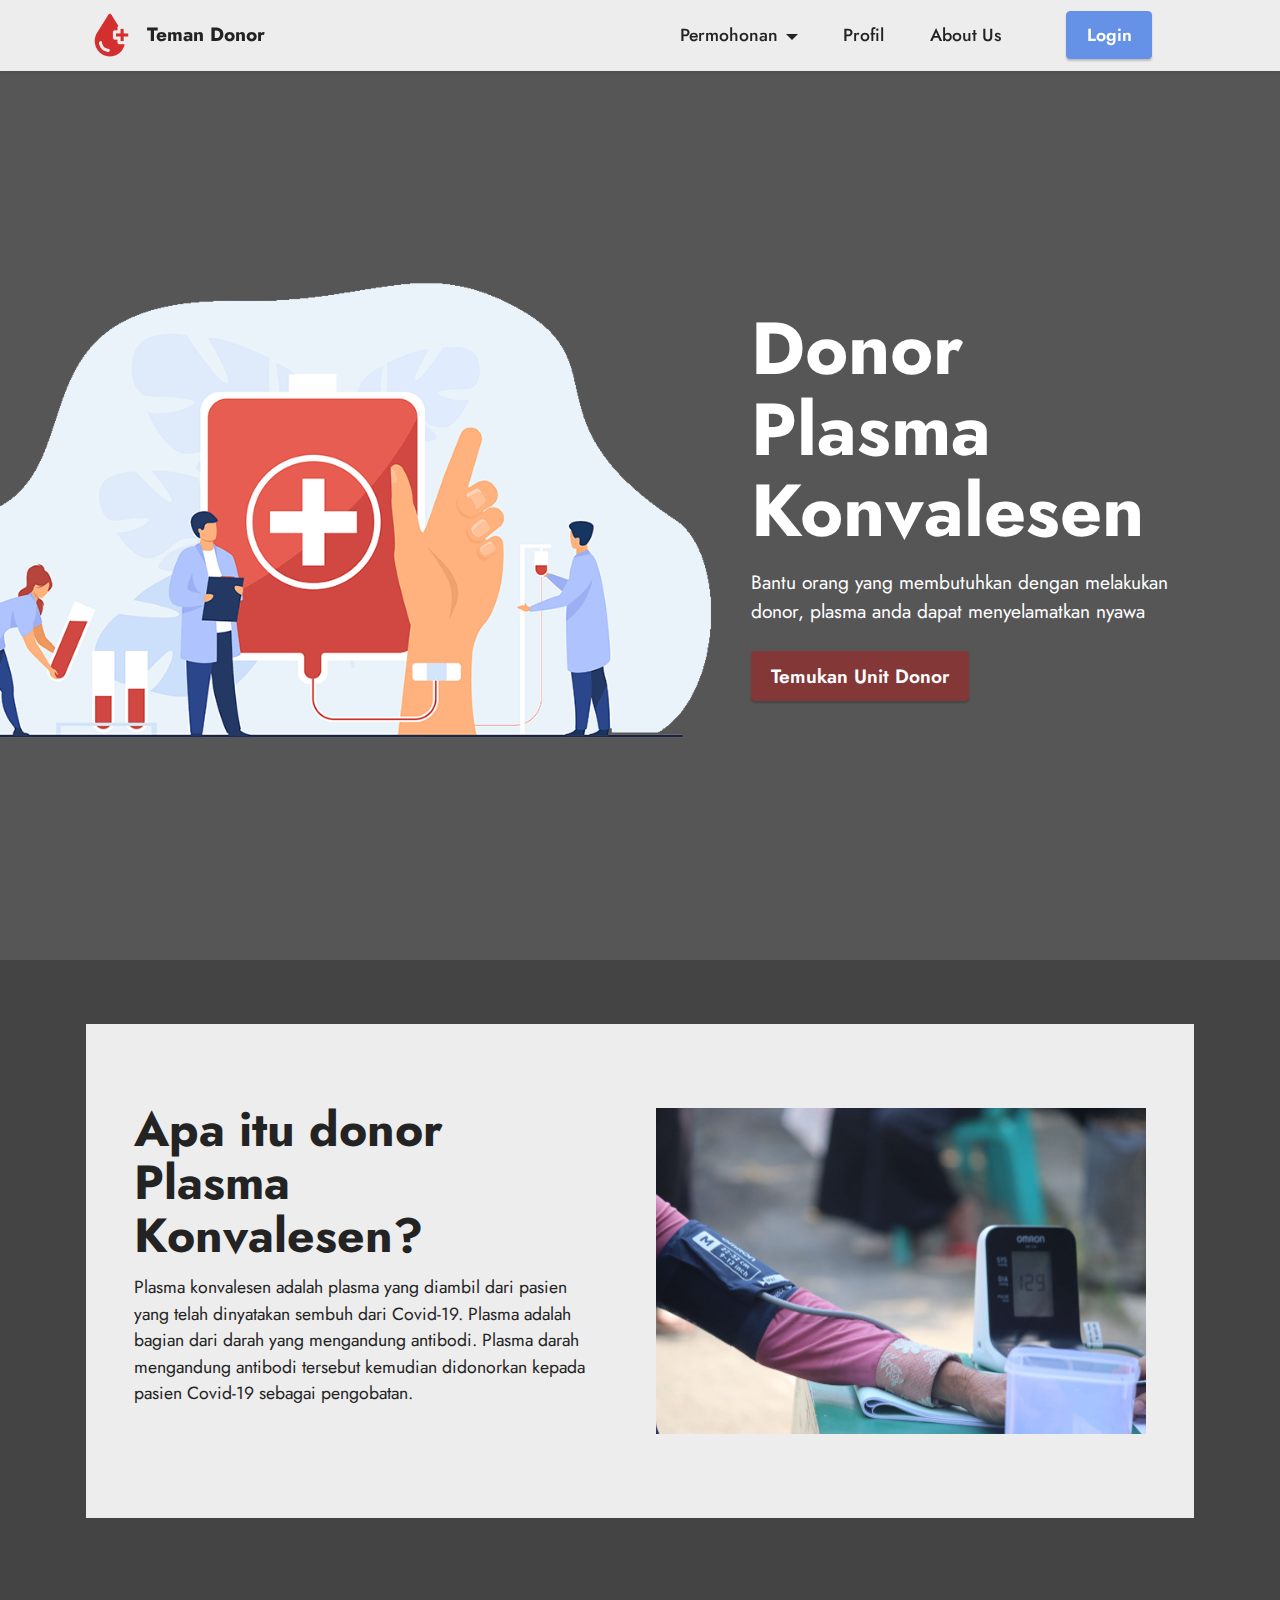
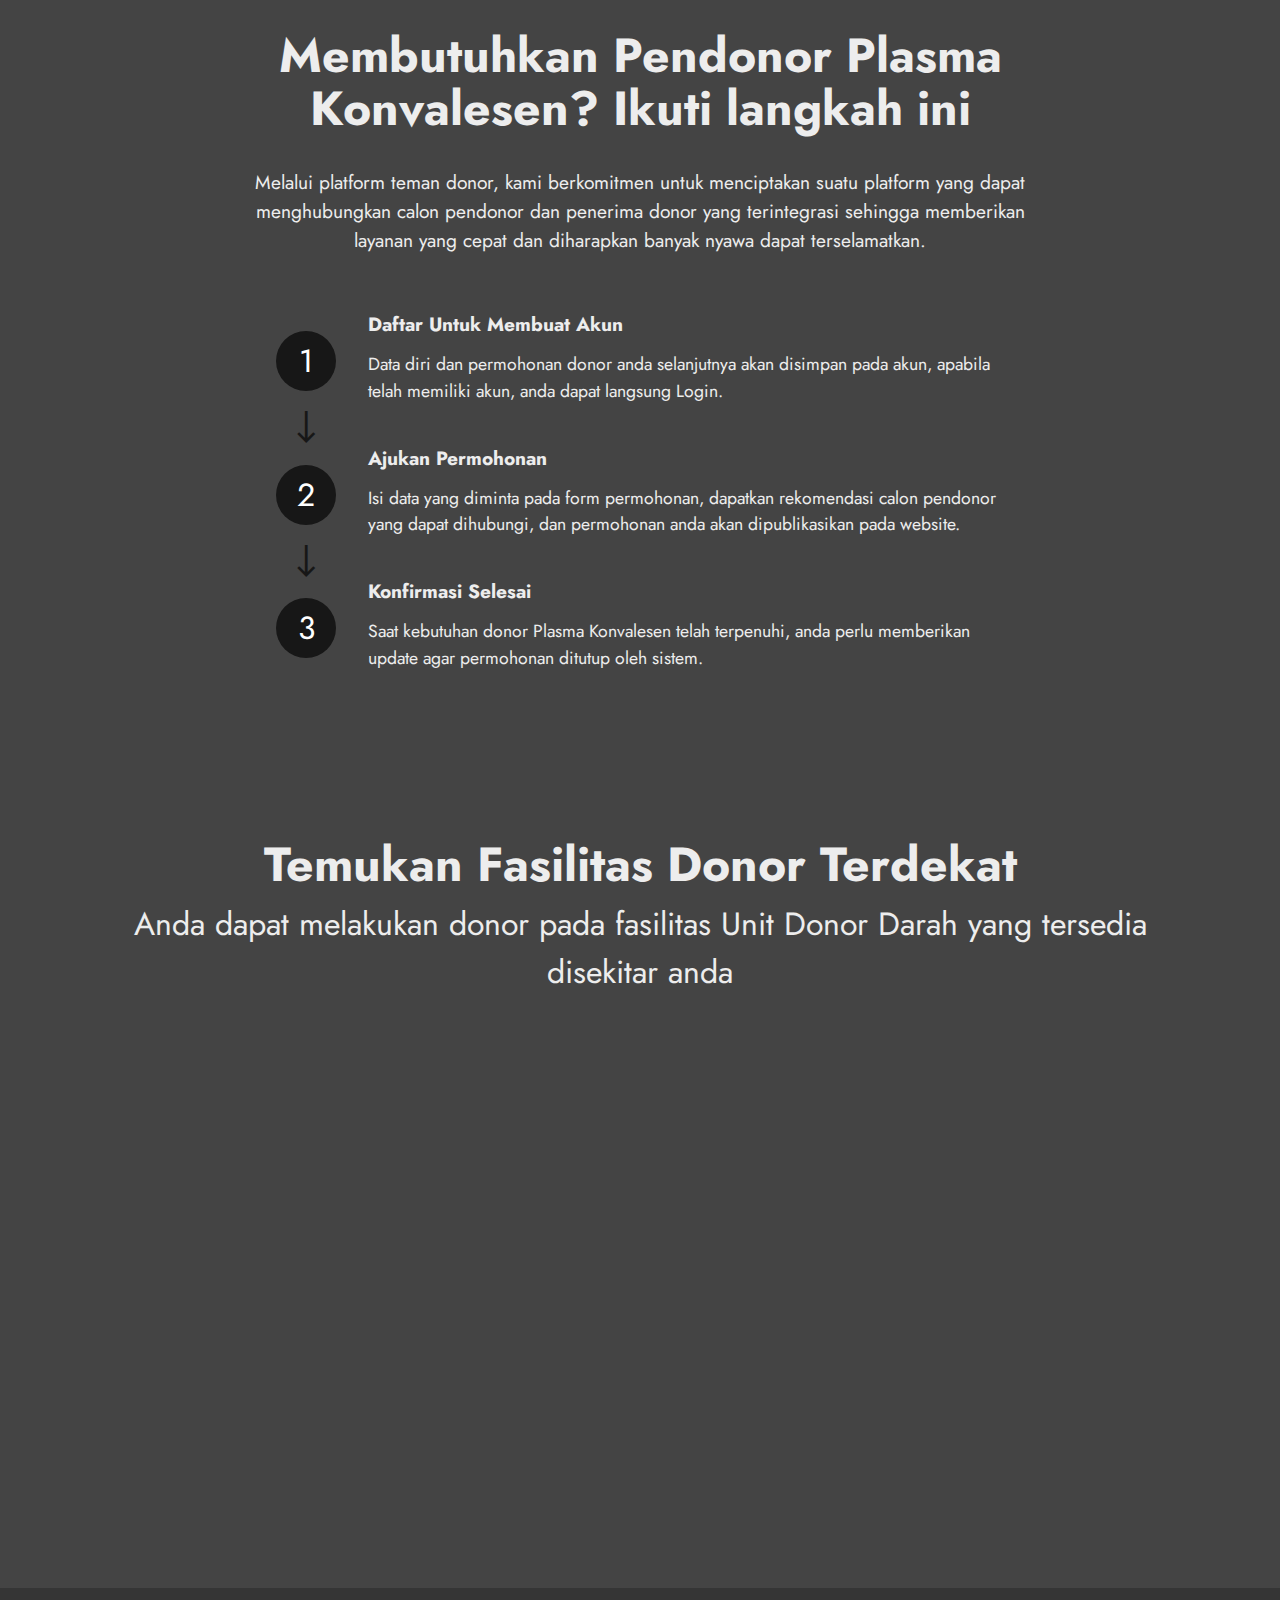
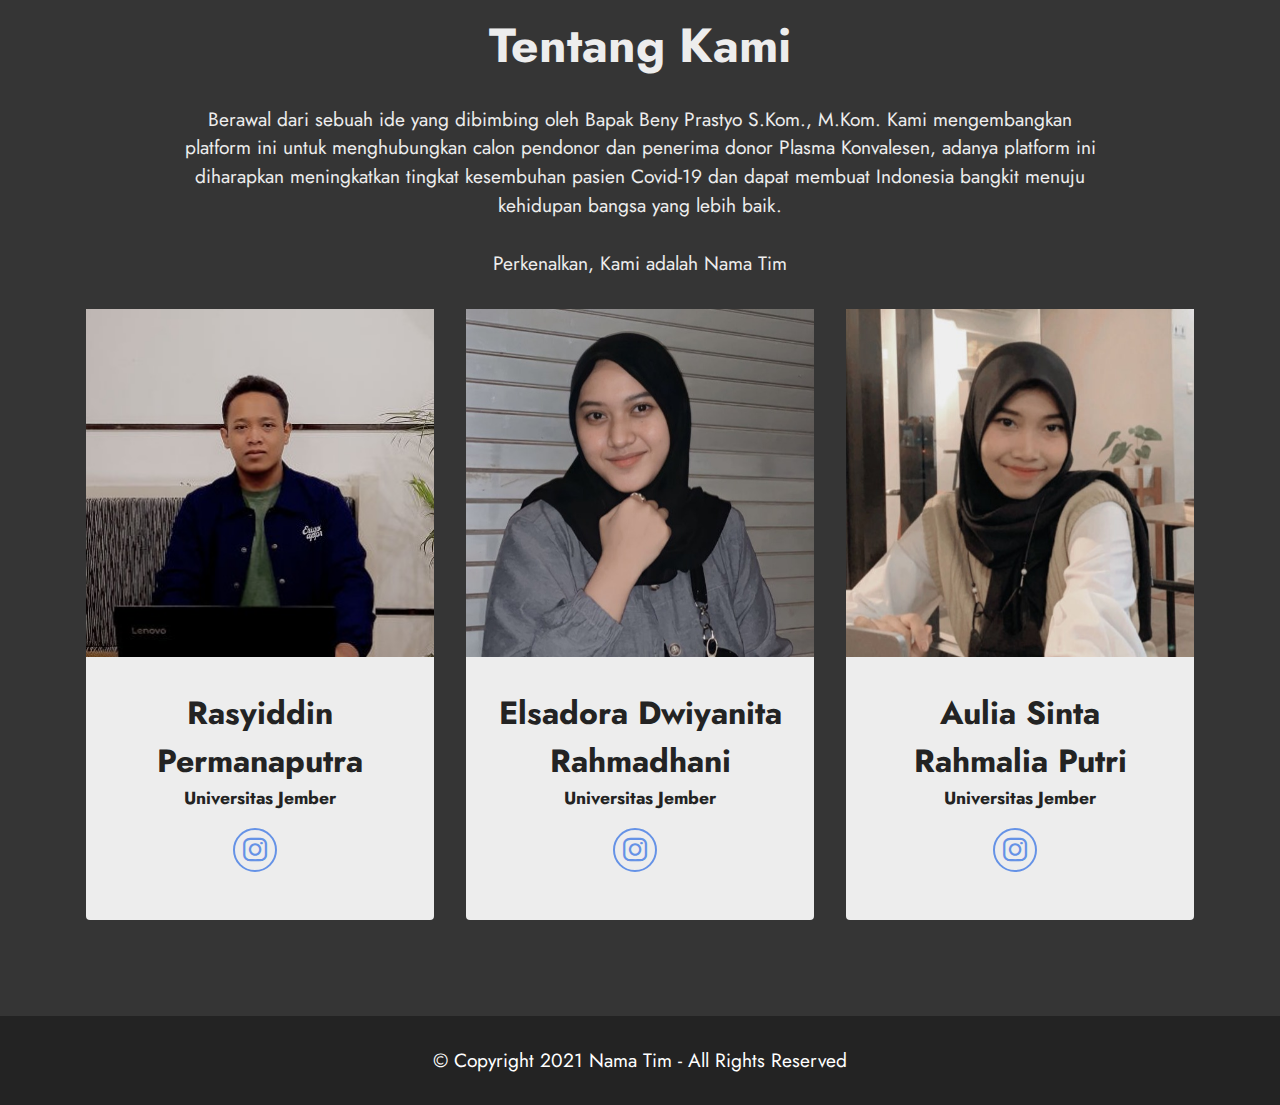
<file: index.html>
<!DOCTYPE html>
<html  >
<head>
  <!-- Site made with Mobirise Website Builder v5.3.10, https://mobirise.com -->
  <meta charset="UTF-8">
  <meta http-equiv="X-UA-Compatible" content="IE=edge">
  <meta name="generator" content="Mobirise v5.3.10, mobirise.com">
  <meta name="viewport" content="width=device-width, initial-scale=1, minimum-scale=1">
  <link rel="shortcut icon" href="assets/images/icon-plus-80x80.png" type="image/x-icon">
  <meta name="description" content="">
  
  
  <title>Home</title>
  <link rel="stylesheet" href="assets/web/assets/mobirise-icons2/mobirise2.css">
  <link rel="stylesheet" href="assets/tether/tether.min.css">
  <link rel="stylesheet" href="assets/bootstrap/css/bootstrap.min.css">
  <link rel="stylesheet" href="assets/bootstrap/css/bootstrap-grid.min.css">
  <link rel="stylesheet" href="assets/bootstrap/css/bootstrap-reboot.min.css">
  <link rel="stylesheet" href="assets/dropdown/css/style.css">
  <link rel="stylesheet" href="assets/socicon/css/styles.css">
  <link rel="stylesheet" href="assets/theme/css/style.css">
  <link rel="preload" href="https://fonts.googleapis.com/css?family=Jost:100,200,300,400,500,600,700,800,900,100i,200i,300i,400i,500i,600i,700i,800i,900i&display=swap" as="style" onload="this.onload=null;this.rel='stylesheet'">
  <noscript><link rel="stylesheet" href="https://fonts.googleapis.com/css?family=Jost:100,200,300,400,500,600,700,800,900,100i,200i,300i,400i,500i,600i,700i,800i,900i&display=swap"></noscript>
  <link rel="preload" as="style" href="assets/mobirise/css/mbr-additional.css"><link rel="stylesheet" href="assets/mobirise/css/mbr-additional.css" type="text/css">
  
  
  
  
</head>
<body>
  
  <section class="menu menu2 cid-sDw9gFyu42" once="menu" id="menu2-0">
    
    <nav class="navbar navbar-dropdown navbar-fixed-top navbar-expand-lg">
        <div class="container">
            <div class="navbar-brand">
                <span class="navbar-logo">
                    <a href="index.html">
                        <img src="assets/images/icon-plus-80x80.png" alt="Mobirise" style="height: 3rem;">
                    </a>
                </span>
                <span class="navbar-caption-wrap"><a class="navbar-caption text-black text-primary display-7" href="index.html">Teman Donor</a></span>
            </div>
            <button class="navbar-toggler" type="button" data-toggle="collapse" data-target="#navbarSupportedContent" aria-controls="navbarNavAltMarkup" aria-expanded="false" aria-label="Toggle navigation">
                <div class="hamburger">
                    <span></span>
                    <span></span>
                    <span></span>
                    <span></span>
                </div>
            </button>
            <div class="collapse navbar-collapse" id="navbarSupportedContent">
                <ul class="navbar-nav nav-dropdown" data-app-modern-menu="true"><li class="nav-item dropdown"><a class="nav-link link text-black text-primary dropdown-toggle display-4" href="#" data-toggle="dropdown-submenu" aria-expanded="false">Permohonan</a><div class="dropdown-menu"><a class="text-black text-primary dropdown-item display-4" href="page1.html">Buat Permohonan</a><a class="text-black text-primary dropdown-item display-4" href="page4.html" aria-expanded="false">Daftar Permohonan</a></div></li><li class="nav-item"><a class="nav-link link text-black text-primary display-4" href="page2.html">Profil</a></li>
                    <li class="nav-item"><a class="nav-link link text-black text-primary display-4" href="index.html#content4-9">About Us</a>
                    </li></ul>
                
                <div class="navbar-buttons mbr-section-btn"><a class="btn btn-primary display-4" href="page2.html">Login</a></div>
            </div>
        </div>
    </nav>
</section>

<section class="header5 cid-sDw9XeksVK mbr-fullscreen" id="header5-1">

    

    

    <div class="container">
        <div class="row justify-content-end">
            <div class="col-12 col-lg-5">
                <h1 class="mbr-section-title mbr-fonts-style mbr-white mb-3 display-1"><strong>Donor Plasma Konvalesen</strong></h1>
                
                <p class="mbr-text mbr-fonts-style mbr-white display-7">Bantu orang yang membutuhkan dengan melakukan donor, plasma anda dapat menyelamatkan nyawa</p>
                <div class="mbr-section-btn mt-3"><a class="btn btn-danger display-7" href="index.html#map1-6">Temukan Unit Donor</a></div>
            </div>
        </div>
    </div>
</section>

<section class="features15 cid-sDzvr8CCT7" id="features16-5">

    

    
    <div class="container">
        <div class="content-wrapper">
            <div class="row align-items-center">
                <div class="col-12 col-lg">
                    <div class="text-wrapper">
                        <h6 class="card-title mbr-fonts-style display-2">
                            <strong>Apa itu donor Plasma Konvalesen?</strong></h6>
                        <p class="mbr-text mbr-fonts-style mb-4 display-4">Plasma konvalesen adalah plasma yang diambil dari pasien yang telah dinyatakan sembuh dari Covid-19. Plasma adalah bagian dari darah yang mengandung antibodi. Plasma darah mengandung antibodi tersebut kemudian didonorkan kepada pasien Covid-19 sebagai pengobatan.<br></p>
                        
                    </div>
                </div>
                <div class="col-12 col-lg-6">
                    <div class="image-wrapper">
                        <img src="assets/images/mufid-majnun-x4hypm5hbfa-unsplash-980x653.jpg" alt="Mobirise">
                    </div>
                </div>
            </div>
        </div>
    </div>
</section>

<section class="features19 cid-sDzB1Rlc9C" id="features20-7">

    
    
    <div class="container">
        <div class="row justify-content-center">
            <div class="col-md-12 col-lg-9">
                <div class="card-wrapper pb-4">
                    <div class="card-box align-center">
                        <h4 class="card-title mbr-fonts-style mb-4 display-2">
                            <strong>Membutuhkan Pendonor Plasma Konvalesen? Ikuti langkah ini</strong></h4>
                        <p class="mbr-text mbr-fonts-style mb-4 display-7">
                            Melalui platform teman donor, kami berkomitmen untuk menciptakan suatu platform yang dapat menghubungkan calon pendonor dan penerima donor yang terintegrasi sehingga memberikan layanan yang cepat dan diharapkan banyak nyawa dapat terselamatkan.</p>
                        
                    </div>
                </div>
            </div>
            <div class="col-12 col-md-8">
                <div class="item mbr-flex">
                    <div class="icon-box">
                        <span class="step-number mbr-fonts-style display-5">1</span>
                    </div>
                    <div class="text-box">
                        <h4 class="icon-title card-title mbr-black mbr-fonts-style display-7">
                            <strong>Daftar Untuk Membuat Akun</strong></h4>
                        <h5 class="icon-text mbr-black mbr-fonts-style display-4">Data diri dan permohonan donor anda selanjutnya akan disimpan pada akun, apabila telah memiliki akun, anda dapat langsung Login.</h5>
                    </div>
                </div>
                <div class="item mbr-flex">
                    <div class="icon-box">
                        <span class="step-number mbr-fonts-style display-5">2</span>
                    </div>
                    <div class="text-box">
                        <h4 class="icon-title card-title mbr-black mbr-fonts-style display-7"><strong>Ajukan Permohonan</strong></h4>
                        <h5 class="icon-text mbr-black mbr-fonts-style display-4">Isi data yang diminta pada form permohonan, dapatkan rekomendasi calon pendonor yang dapat dihubungi, dan permohonan anda akan dipublikasikan pada website.</h5>
                    </div>
                </div>
                <div class="item mbr-flex last">
                    <div class="icon-box">
                        <span class="step-number mbr-fonts-style display-5">3</span>
                    </div>
                    <div class="text-box">
                        <h4 class="icon-title card-title mbr-black mbr-fonts-style display-7"><strong>Konfirmasi Selesai</strong></h4>
                        <h5 class="icon-text mbr-black mbr-fonts-style display-4">Saat kebutuhan donor Plasma Konvalesen telah terpenuhi, anda perlu memberikan update agar permohonan ditutup oleh sistem.</h5>
                    </div>
                </div>
                
                
                
                
                
                
                
            </div>
        </div>
    </div>
</section>

<section class="map1 cid-sDzwW3daRd" id="map1-6">
    
    
    <div class="container">
        <div class="mbr-section-head mb-4">
            <h3 class="mbr-section-title mbr-fonts-style align-center mb-0 display-2">
                <strong>Temukan Fasilitas Donor Terdekat</strong></h3>
            <h4 class="mbr-section-subtitle mbr-fonts-style align-center mb-0 mt-2 display-5">
                Anda dapat melakukan donor pada fasilitas Unit Donor Darah yang tersedia disekitar anda</h4>
        </div>
        <div class="google-map"><iframe frameborder="0" style="border:0" src="https://www.google.com/maps/embed?pb=!1m18!1m12!1m3!1d3949.6160927658957!2d113.71794281438042!3d-8.140507383767726!2m3!1f0!2f0!3f0!3m2!1i1024!2i768!4f13.1!3m3!1m2!1s0x2dd695b2a059fb57%3A0x9c50159aa2b88687!2sUDD%20PMI%20Kabupaten%20Jember!5e0!3m2!1sen!2sid!4v1626661019826!5m2!1sen!2sid" allowfullscreen=""></iframe></div>
    </div>
</section>

<section class="content4 cid-sDzEbM9KMm" id="content4-9">
    
    
    <div class="container">
        <div class="row justify-content-center">
            <div class="title col-md-12 col-lg-10">
                <h3 class="mbr-section-title mbr-fonts-style align-center mb-4 display-2">
                    <strong>Tentang Kami</strong></h3>
                <h4 class="mbr-section-subtitle align-center mbr-fonts-style mb-4 display-7">
                    Berawal dari sebuah ide yang dibimbing oleh Bapak Beny Prastyo S.Kom., M.Kom. Kami mengembangkan platform ini untuk menghubungkan calon pendonor dan penerima donor Plasma Konvalesen, adanya platform ini diharapkan meningkatkan tingkat kesembuhan pasien Covid-19 dan dapat membuat Indonesia bangkit menuju kehidupan bangsa yang lebih baik.<br><br>Perkenalkan, Kami adalah Nama Tim</h4>
                
            </div>
        </div>
    </div>
</section>

<section class="team1 cid-sDzDkVkhMC" id="team1-8">
    

    
    <div class="container">
        <div class="row justify-content-center">
            
            <div class="col-sm-6 col-lg-4">
                <div class="card-wrap">
                    <div class="image-wrap">
                        <img src="assets/images/img-2530-1-696x696.jpeg" alt="">
                    </div>
                    <div class="content-wrap">
                        <h5 class="mbr-section-title card-title mbr-fonts-style align-center m-0 display-5">
                            <strong>Rasyiddin Permanaputra</strong></h5>
                        <h6 class="mbr-role mbr-fonts-style align-center mb-3 display-4">
                            <strong>Universitas Jember</strong></h6>
                        
                        <div class="social-row display-7">
                            <div class="soc-item">
                                <a href="https://www.instagram.com/rasyidp_/" target="_blank">
                                    <span class="mbr-iconfont socicon-instagram socicon"></span>
                                </a>
                            </div>
                            
                            
                            
                            
                        </div>
                        
                    </div>
                </div>
            </div>

            <div class="col-sm-6 col-lg-4">
                <div class="card-wrap">
                    <div class="image-wrap">
                        <img src="assets/images/img-696x1237.jpeg" alt="">
                    </div>
                    <div class="content-wrap">
                        <h5 class="mbr-section-title card-title mbr-fonts-style align-center m-0 display-5">
                            <strong>Elsadora Dwiyanita Rahmadhani</strong></h5>
                        <h6 class="mbr-role mbr-fonts-style align-center mb-3 display-4"><strong>Universitas Jember</strong></h6>
                        
                        <div class="social-row display-7">
                            <div class="soc-item">
                                <a href="https://www.instagram.com/elsadoraa/" target="_blank">
                                    <span class="mbr-iconfont socicon-instagram socicon"></span>
                                </a>
                            </div>
                            
                            
                            
                            
                        </div>
                        
                    </div>
                </div>
            </div>

            <div class="col-sm-6 col-lg-4">
                <div class="card-wrap">
                    <div class="image-wrap">
                        <img src="assets/images/07ad5798-830b-4bc0-9395-6ec94b16a8ba-696x1237.jpeg" alt="">
                    </div>
                    <div class="content-wrap">
                        <h5 class="mbr-section-title card-title mbr-fonts-style align-center m-0 display-5">
                            <strong>Aulia Sinta Rahmalia Putri</strong></h5>
                        <h6 class="mbr-role mbr-fonts-style align-center mb-3 display-4"><strong>Universitas Jember</strong></h6>
                        
                        <div class="social-row display-7">
                            <div class="soc-item">
                                <a href="https://www.instagram.com/auliiaasr/" target="_blank">
                                    <span class="mbr-iconfont socicon-instagram socicon"></span>
                                </a>
                            </div>
                            
                            
                            
                            
                        </div>
                        
                    </div>
                </div>
            </div>

            
        </div>
    </div>
</section>

<section class="footer7 cid-sDzNnD8j48" once="footers" id="footer7-b">

    

    

    <div class="container">
        <div class="media-container-row align-center mbr-white">
            <div class="col-12">
                <p class="mbr-text mb-0 mbr-fonts-style display-7">
                    © Copyright 2021 Nama Tim - All Rights Reserved
                </p>
            </div>
        </div>
    </div>
  
  
</body>
</html>
</file>
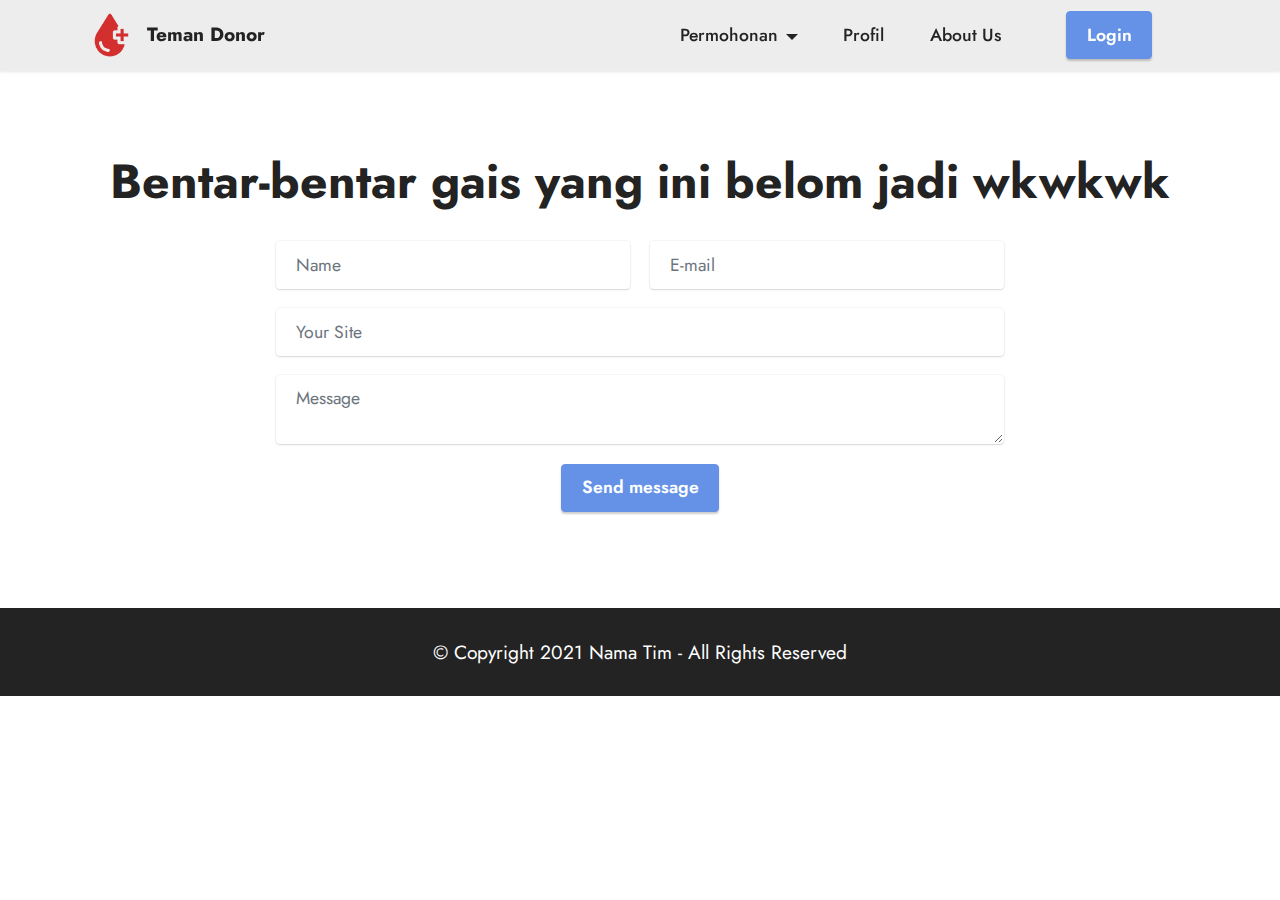
<file: page1.html>
<!DOCTYPE html>
<html  >
<head>
  <!-- Site made with Mobirise Website Builder v5.3.10, https://mobirise.com -->
  <meta charset="UTF-8">
  <meta http-equiv="X-UA-Compatible" content="IE=edge">
  <meta name="generator" content="Mobirise v5.3.10, mobirise.com">
  <meta name="viewport" content="width=device-width, initial-scale=1, minimum-scale=1">
  <link rel="shortcut icon" href="assets/images/icon-plus-80x80.png" type="image/x-icon">
  <meta name="description" content="">
  
  
  <title>Permohonan</title>
  <link rel="stylesheet" href="assets/tether/tether.min.css">
  <link rel="stylesheet" href="assets/bootstrap/css/bootstrap.min.css">
  <link rel="stylesheet" href="assets/bootstrap/css/bootstrap-grid.min.css">
  <link rel="stylesheet" href="assets/bootstrap/css/bootstrap-reboot.min.css">
  <link rel="stylesheet" href="assets/dropdown/css/style.css">
  <link rel="stylesheet" href="assets/formstyler/jquery.formstyler.css">
  <link rel="stylesheet" href="assets/formstyler/jquery.formstyler.theme.css">
  <link rel="stylesheet" href="assets/datepicker/jquery.datetimepicker.min.css">
  <link rel="stylesheet" href="assets/socicon/css/styles.css">
  <link rel="stylesheet" href="assets/theme/css/style.css">
  <link rel="preload" href="https://fonts.googleapis.com/css?family=Jost:100,200,300,400,500,600,700,800,900,100i,200i,300i,400i,500i,600i,700i,800i,900i&display=swap" as="style" onload="this.onload=null;this.rel='stylesheet'">
  <noscript><link rel="stylesheet" href="https://fonts.googleapis.com/css?family=Jost:100,200,300,400,500,600,700,800,900,100i,200i,300i,400i,500i,600i,700i,800i,900i&display=swap"></noscript>
  <link rel="preload" as="style" href="assets/mobirise/css/mbr-additional.css"><link rel="stylesheet" href="assets/mobirise/css/mbr-additional.css" type="text/css">
  
  
  
  
</head>
<body>
  
  <section class="menu menu2 cid-sDw9gFyu42" once="menu" id="menu2-2">
    
    <nav class="navbar navbar-dropdown navbar-fixed-top navbar-expand-lg">
        <div class="container">
            <div class="navbar-brand">
                <span class="navbar-logo">
                    <a href="index.html">
                        <img src="assets/images/icon-plus-80x80.png" alt="Mobirise" style="height: 3rem;">
                    </a>
                </span>
                <span class="navbar-caption-wrap"><a class="navbar-caption text-black text-primary display-7" href="index.html">Teman Donor</a></span>
            </div>
            <button class="navbar-toggler" type="button" data-toggle="collapse" data-target="#navbarSupportedContent" aria-controls="navbarNavAltMarkup" aria-expanded="false" aria-label="Toggle navigation">
                <div class="hamburger">
                    <span></span>
                    <span></span>
                    <span></span>
                    <span></span>
                </div>
            </button>
            <div class="collapse navbar-collapse" id="navbarSupportedContent">
                <ul class="navbar-nav nav-dropdown" data-app-modern-menu="true"><li class="nav-item dropdown"><a class="nav-link link text-black text-primary dropdown-toggle display-4" href="#" data-toggle="dropdown-submenu" aria-expanded="false">Permohonan</a><div class="dropdown-menu"><a class="text-black text-primary dropdown-item display-4" href="page1.html">Buat Permohonan</a><a class="text-black text-primary dropdown-item display-4" href="page4.html" aria-expanded="false">Daftar Permohonan</a></div></li><li class="nav-item"><a class="nav-link link text-black text-primary display-4" href="page2.html">Profil</a></li>
                    <li class="nav-item"><a class="nav-link link text-black text-primary display-4" href="index.html#content4-9">About Us</a>
                    </li></ul>
                
                <div class="navbar-buttons mbr-section-btn"><a class="btn btn-primary display-4" href="page2.html">Login</a></div>
            </div>
        </div>
    </nav>
</section>

<section class="form5 cid-sDwd3J6jNM" id="form5-3">
    
    
    <div class="container">
        <div class="mbr-section-head">
            <h3 class="mbr-section-title mbr-fonts-style align-center mb-0 display-2">
                <strong>Bentar-bentar gais yang ini belom jadi wkwkwk</strong></h3>
            
        </div>
        <div class="row justify-content-center mt-4">
            <div class="col-lg-8 mx-auto mbr-form" data-form-type="formoid">
                <form action="https://mobirise.eu/" method="POST" class="mbr-form form-with-styler" data-form-title="Form Name"><input type="hidden" name="email" data-form-email="true" value="eGdYQIm5J5B1i2I3NPUeDQLOJ1BzXFQ9lw5FmQf08oWVTXrrD/IoLLNzWPZchbTZL3b64AstOMVstT7G3VRcNnglohgSPO8Y/j4DhmNWRq1SEkNX+eRvIKql/ZZqAyAx">
                    <div class="row">
                        <div hidden="hidden" data-form-alert="" class="alert alert-success col-12">Thanks for filling out
                            the form!</div>
                        <div hidden="hidden" data-form-alert-danger="" class="alert alert-danger col-12">Oops...! some
                            problem!</div>
                    </div>
                    <div class="dragArea row">
                        <div class="col-md col-sm-12 form-group" data-for="name">
                            <input type="text" name="name" placeholder="Name" data-form-field="name" class="form-control" value="" id="name-form5-3">
                        </div>
                        <div class="col-md col-sm-12 form-group" data-for="email">
                            <input type="email" name="email" placeholder="E-mail" data-form-field="email" class="form-control" value="" id="email-form5-3">
                        </div>
                        <div class="col-12 form-group" data-for="url">
                            <input type="url" name="url" placeholder="Your Site" data-form-field="url" class="form-control" value="" id="url-form5-3">
                        </div>
                        <div class="col-12 form-group" data-for="textarea">
                            <textarea name="textarea" placeholder="Message" data-form-field="textarea" class="form-control" id="textarea-form5-3"></textarea>
                        </div>
                        <div class="col-lg-12 col-md-12 col-sm-12 align-center mbr-section-btn"><button type="submit" class="btn btn-primary display-4">Send message</button></div>
                    </div>
                </form>
            </div>
        </div>
    </div>
</section>

<section class="footer7 cid-sDzNnD8j48" once="footers" id="footer7-b">

    

    

    <div class="container">
        <div class="media-container-row align-center mbr-white">
            <div class="col-12">
                <p class="mbr-text mb-0 mbr-fonts-style display-7">
                    © Copyright 2021 Nama Tim - All Rights Reserved
                </p>
            </div>
        </div>
    </div>
  
  
</body>
</html>
</file>
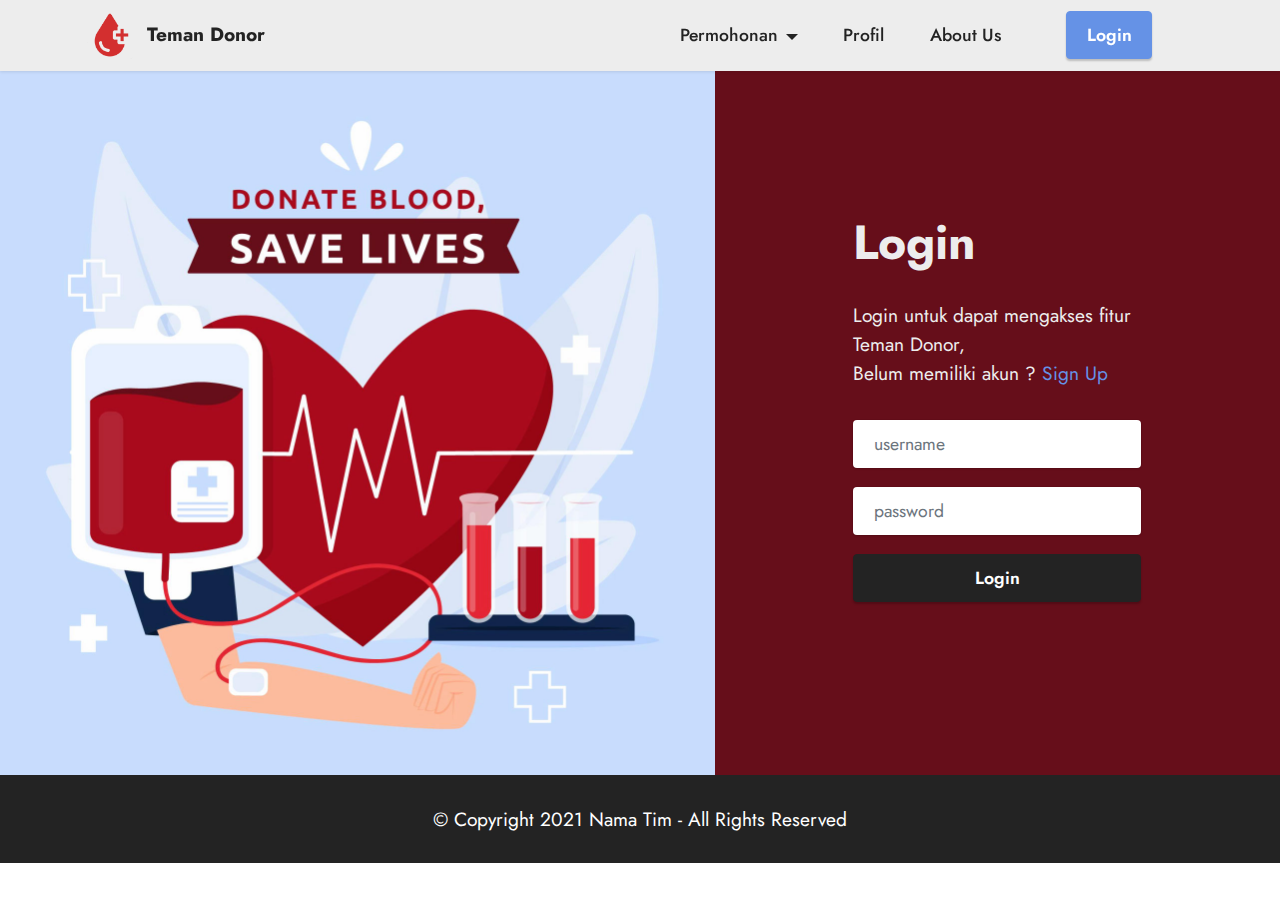
<file: page2.html>
<!DOCTYPE html>
<html  >
<head>
  <!-- Site made with Mobirise Website Builder v5.3.10, https://mobirise.com -->
  <meta charset="UTF-8">
  <meta http-equiv="X-UA-Compatible" content="IE=edge">
  <meta name="generator" content="Mobirise v5.3.10, mobirise.com">
  <meta name="viewport" content="width=device-width, initial-scale=1, minimum-scale=1">
  <link rel="shortcut icon" href="assets/images/icon-plus-80x80.png" type="image/x-icon">
  <meta name="description" content="">
  
  
  <title>Login</title>
  <link rel="stylesheet" href="assets/tether/tether.min.css">
  <link rel="stylesheet" href="assets/bootstrap/css/bootstrap.min.css">
  <link rel="stylesheet" href="assets/bootstrap/css/bootstrap-grid.min.css">
  <link rel="stylesheet" href="assets/bootstrap/css/bootstrap-reboot.min.css">
  <link rel="stylesheet" href="assets/dropdown/css/style.css">
  <link rel="stylesheet" href="assets/formstyler/jquery.formstyler.css">
  <link rel="stylesheet" href="assets/formstyler/jquery.formstyler.theme.css">
  <link rel="stylesheet" href="assets/datepicker/jquery.datetimepicker.min.css">
  <link rel="stylesheet" href="assets/socicon/css/styles.css">
  <link rel="stylesheet" href="assets/theme/css/style.css">
  <link rel="preload" href="https://fonts.googleapis.com/css?family=Jost:100,200,300,400,500,600,700,800,900,100i,200i,300i,400i,500i,600i,700i,800i,900i&display=swap" as="style" onload="this.onload=null;this.rel='stylesheet'">
  <noscript><link rel="stylesheet" href="https://fonts.googleapis.com/css?family=Jost:100,200,300,400,500,600,700,800,900,100i,200i,300i,400i,500i,600i,700i,800i,900i&display=swap"></noscript>
  <link rel="preload" as="style" href="assets/mobirise/css/mbr-additional.css"><link rel="stylesheet" href="assets/mobirise/css/mbr-additional.css" type="text/css">
  
  
  
  
</head>
<body>
  
  <section class="menu menu2 cid-sDw9gFyu42" once="menu" id="menu2-c">
    
    <nav class="navbar navbar-dropdown navbar-fixed-top navbar-expand-lg">
        <div class="container">
            <div class="navbar-brand">
                <span class="navbar-logo">
                    <a href="index.html">
                        <img src="assets/images/icon-plus-80x80.png" alt="Mobirise" style="height: 3rem;">
                    </a>
                </span>
                <span class="navbar-caption-wrap"><a class="navbar-caption text-black text-primary display-7" href="index.html">Teman Donor</a></span>
            </div>
            <button class="navbar-toggler" type="button" data-toggle="collapse" data-target="#navbarSupportedContent" aria-controls="navbarNavAltMarkup" aria-expanded="false" aria-label="Toggle navigation">
                <div class="hamburger">
                    <span></span>
                    <span></span>
                    <span></span>
                    <span></span>
                </div>
            </button>
            <div class="collapse navbar-collapse" id="navbarSupportedContent">
                <ul class="navbar-nav nav-dropdown" data-app-modern-menu="true"><li class="nav-item dropdown"><a class="nav-link link text-black text-primary dropdown-toggle display-4" href="#" data-toggle="dropdown-submenu" aria-expanded="false">Permohonan</a><div class="dropdown-menu"><a class="text-black text-primary dropdown-item display-4" href="page1.html">Buat Permohonan</a><a class="text-black text-primary dropdown-item display-4" href="page4.html" aria-expanded="false">Daftar Permohonan</a></div></li><li class="nav-item"><a class="nav-link link text-black text-primary display-4" href="page2.html">Profil</a></li>
                    <li class="nav-item"><a class="nav-link link text-black text-primary display-4" href="index.html#content4-9">About Us</a>
                    </li></ul>
                
                <div class="navbar-buttons mbr-section-btn"><a class="btn btn-primary display-4" href="page2.html">Login</a></div>
            </div>
        </div>
    </nav>
</section>

<section class="form3 cid-sDzOLBTARi" id="form3-e">

    

    

    <div class="container-fluid">
        <div class="row justify-content-center">
            <div class="col-lg-7 col-12">
                <div class="image-wrapper">
                    <img class="w-100" src="assets/images/5340128-1432x1432.jpg" alt="Mobirise">
                </div>
            </div>
            <div class="col-lg-3 offset-lg-1 mbr-form" data-form-type="formoid">
                <form action="https://mobirise.eu/" method="POST" class="mbr-form form-with-styler" data-form-title="Form Name"><input type="hidden" name="email" data-form-email="true" value="321jVr9fUmpqzq0Ez8UsUauV0AmlrX8/4DrBS6XEosuuoV6ZmNUlZspMX9EYirap3M5eCdjlRMHjC1DN6T9s3dbadCt4h/MZUkApgdQSFvSd7L5h/sZCkqqFjgPxoWiT">
                    <div class="row">
                        <div hidden="hidden" data-form-alert="" class="alert alert-success col-12">Berhasil Login</div>
                        <div hidden="hidden" data-form-alert-danger="" class="alert alert-danger col-12">Oops...! some
                            problem!</div>
                    </div>
                    <div class="dragArea row">
                        <div class="col-lg-12 col-md-12 col-sm-12">
                            <h1 class="mbr-section-title mb-4 display-2">
                                <strong>Login</strong></h1>
                        </div>
                        <div class="col-lg-12 col-md-12 col-sm-12">
                            <p class="mbr-text mbr-fonts-style mb-4 display-7">Login untuk dapat mengakses fitur Teman Donor,<br>Belum memiliki akun ? <a href="page3.html" class="text-primary">Sign Up</a></p>
                        </div>
                        <div data-for="name" class="col-lg-12 col-md col-sm-12 form-group">
                            <input type="text" name="name" placeholder="username" data-form-field="name" class="form-control" value="" id="name-form3-e">
                        </div>
                        <div class="col-lg-12 col-md col-sm-12 form-group" data-for="email">
                            <input type="email" name="email" placeholder="password" data-form-field="email" class="form-control" value="" id="email-form3-e">
                        </div>
                        <div class="col-md-auto col-12 mbr-section-btn"><button type="submit" class="btn btn-black display-4">Login</button></div>
                    </div>
                </form>
            </div>
            <div class="offset-lg-1"></div>
        </div>
    </div>
</section>

<section class="footer7 cid-sDzNnD8j48" once="footers" id="footer7-d">

    

    

    <div class="container">
        <div class="media-container-row align-center mbr-white">
            <div class="col-12">
                <p class="mbr-text mb-0 mbr-fonts-style display-7">
                    © Copyright 2021 Nama Tim - All Rights Reserved
                </p>
            </div>
        </div>
    </div>
  
  
</body>
</html>
</file>
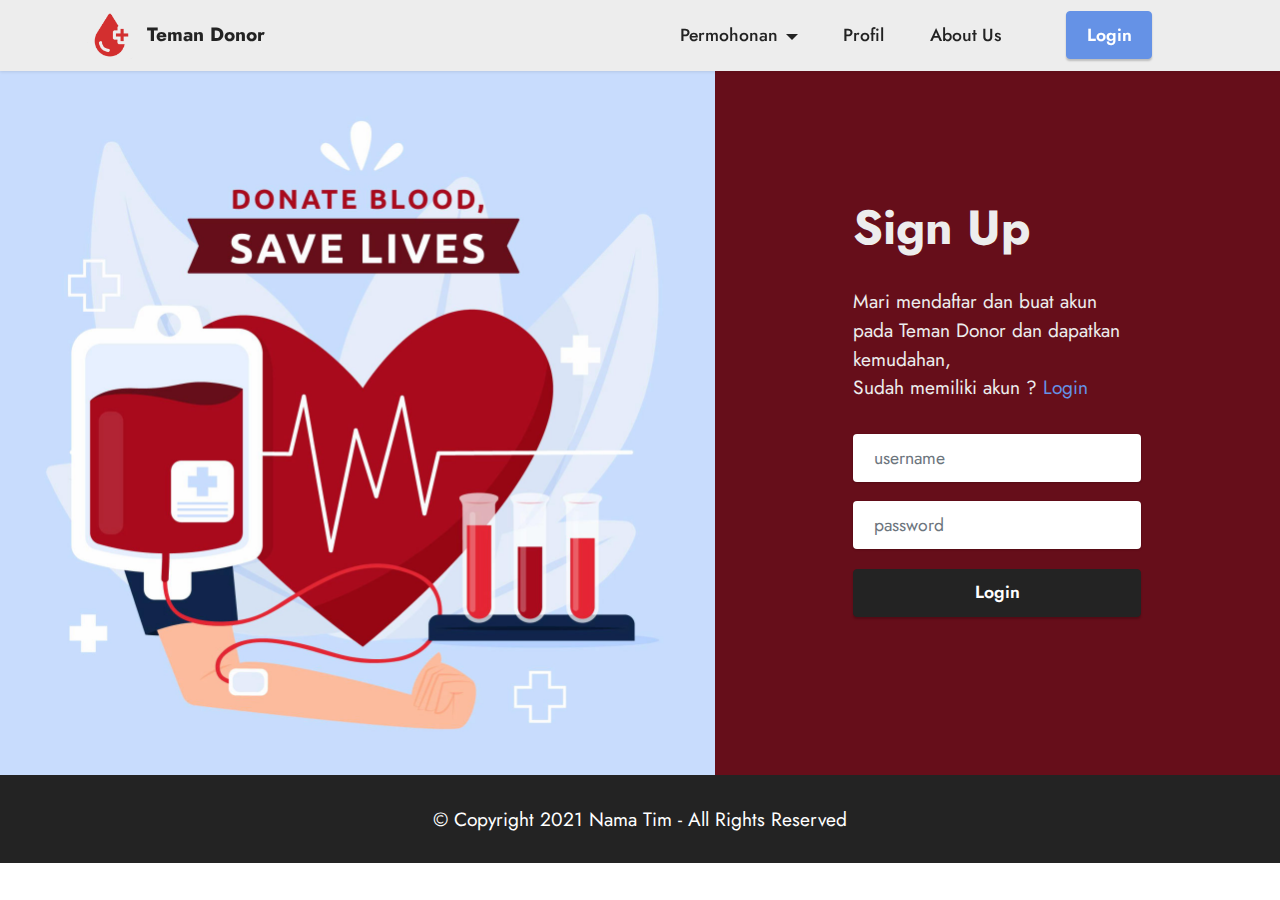
<file: page3.html>
<!DOCTYPE html>
<html  >
<head>
  <!-- Site made with Mobirise Website Builder v5.3.10, https://mobirise.com -->
  <meta charset="UTF-8">
  <meta http-equiv="X-UA-Compatible" content="IE=edge">
  <meta name="generator" content="Mobirise v5.3.10, mobirise.com">
  <meta name="viewport" content="width=device-width, initial-scale=1, minimum-scale=1">
  <link rel="shortcut icon" href="assets/images/icon-plus-80x80.png" type="image/x-icon">
  <meta name="description" content="">
  
  
  <title>Sign Up</title>
  <link rel="stylesheet" href="assets/tether/tether.min.css">
  <link rel="stylesheet" href="assets/bootstrap/css/bootstrap.min.css">
  <link rel="stylesheet" href="assets/bootstrap/css/bootstrap-grid.min.css">
  <link rel="stylesheet" href="assets/bootstrap/css/bootstrap-reboot.min.css">
  <link rel="stylesheet" href="assets/dropdown/css/style.css">
  <link rel="stylesheet" href="assets/formstyler/jquery.formstyler.css">
  <link rel="stylesheet" href="assets/formstyler/jquery.formstyler.theme.css">
  <link rel="stylesheet" href="assets/datepicker/jquery.datetimepicker.min.css">
  <link rel="stylesheet" href="assets/socicon/css/styles.css">
  <link rel="stylesheet" href="assets/theme/css/style.css">
  <link rel="preload" href="https://fonts.googleapis.com/css?family=Jost:100,200,300,400,500,600,700,800,900,100i,200i,300i,400i,500i,600i,700i,800i,900i&display=swap" as="style" onload="this.onload=null;this.rel='stylesheet'">
  <noscript><link rel="stylesheet" href="https://fonts.googleapis.com/css?family=Jost:100,200,300,400,500,600,700,800,900,100i,200i,300i,400i,500i,600i,700i,800i,900i&display=swap"></noscript>
  <link rel="preload" as="style" href="assets/mobirise/css/mbr-additional.css"><link rel="stylesheet" href="assets/mobirise/css/mbr-additional.css" type="text/css">
  
  
  
  
</head>
<body>
  
  <section class="menu menu2 cid-sDHUIURaSP" once="menu" id="menu2-l">
    
    <nav class="navbar navbar-dropdown navbar-fixed-top navbar-expand-lg">
        <div class="container">
            <div class="navbar-brand">
                <span class="navbar-logo">
                    <a href="index.html">
                        <img src="assets/images/icon-plus-80x80.png" alt="Mobirise" style="height: 3rem;">
                    </a>
                </span>
                <span class="navbar-caption-wrap"><a class="navbar-caption text-black text-primary display-7" href="index.html">Teman Donor</a></span>
            </div>
            <button class="navbar-toggler" type="button" data-toggle="collapse" data-target="#navbarSupportedContent" aria-controls="navbarNavAltMarkup" aria-expanded="false" aria-label="Toggle navigation">
                <div class="hamburger">
                    <span></span>
                    <span></span>
                    <span></span>
                    <span></span>
                </div>
            </button>
            <div class="collapse navbar-collapse" id="navbarSupportedContent">
                <ul class="navbar-nav nav-dropdown" data-app-modern-menu="true"><li class="nav-item dropdown"><a class="nav-link link text-black text-primary dropdown-toggle display-4" href="#" data-toggle="dropdown-submenu" aria-expanded="false">Permohonan</a><div class="dropdown-menu"><a class="text-black text-primary dropdown-item display-4" href="page1.html">Buat Permohonan</a><a class="text-black text-primary dropdown-item display-4" href="page4.html" aria-expanded="false">Daftar Permohonan</a></div></li><li class="nav-item"><a class="nav-link link text-black text-primary display-4" href="page2.html">Profil</a></li>
                    <li class="nav-item"><a class="nav-link link text-black text-primary display-4" href="index.html#content4-9">About Us</a>
                    </li></ul>
                
                <div class="navbar-buttons mbr-section-btn"><a class="btn btn-primary display-4" href="page2.html">Login</a></div>
            </div>
        </div>
    </nav>
</section>

<section class="form3 cid-sDHUIVWrsH" id="form3-m">

    

    

    <div class="container-fluid">
        <div class="row justify-content-center">
            <div class="col-lg-7 col-12">
                <div class="image-wrapper">
                    <img class="w-100" src="assets/images/5340128-1432x1432.jpg" alt="Mobirise">
                </div>
            </div>
            <div class="col-lg-3 offset-lg-1 mbr-form" data-form-type="formoid">
                <form action="https://mobirise.eu/" method="POST" class="mbr-form form-with-styler" data-form-title="Form Name"><input type="hidden" name="email" data-form-email="true" value="yG6Lm32kPnrk7vF0qKumsGHcih3IgqyuI7mB4nlxYEO1Xdb4LmdHJrwAZ4y0crfQJG/QpnNK6PdS2j99nL6piNtEHwU5RqbhoF0Nw+fV7ZINY2lUfO3oPniMvOcloNeY">
                    <div class="row">
                        <div hidden="hidden" data-form-alert="" class="alert alert-success col-12">Anda Telah Terdaftar</div>
                        <div hidden="hidden" data-form-alert-danger="" class="alert alert-danger col-12">Oops...! some
                            problem!</div>
                    </div>
                    <div class="dragArea row">
                        <div class="col-lg-12 col-md-12 col-sm-12">
                            <h1 class="mbr-section-title mb-4 display-2">
                                <strong>Sign Up</strong></h1>
                        </div>
                        <div class="col-lg-12 col-md-12 col-sm-12">
                            <p class="mbr-text mbr-fonts-style mb-4 display-7">Mari mendaftar dan buat akun pada Teman Donor dan dapatkan kemudahan,<br>Sudah memiliki akun ?<a href="page2.html" class="text-primary"> Login</a></p>
                        </div>
                        <div data-for="name" class="col-lg-12 col-md col-sm-12 form-group">
                            <input type="text" name="name" placeholder="username" data-form-field="name" class="form-control" value="" id="name-form3-m">
                        </div>
                        <div class="col-lg-12 col-md col-sm-12 form-group" data-for="email">
                            <input type="email" name="email" placeholder="password" data-form-field="email" class="form-control" value="" id="email-form3-m">
                        </div>
                        <div class="col-md-auto col-12 mbr-section-btn"><button type="submit" class="btn btn-black display-4">Login</button></div>
                    </div>
                </form>
            </div>
            <div class="offset-lg-1"></div>
        </div>
    </div>
</section>

<section class="footer7 cid-sDHUIWTxYD" once="footers" id="footer7-n">

    

    

    <div class="container">
        <div class="media-container-row align-center mbr-white">
            <div class="col-12">
                <p class="mbr-text mb-0 mbr-fonts-style display-7">
                    © Copyright 2021 Nama Tim - All Rights Reserved
                </p>
            </div>
        </div>
    </div>
  
  
</body>
</html>
</file>
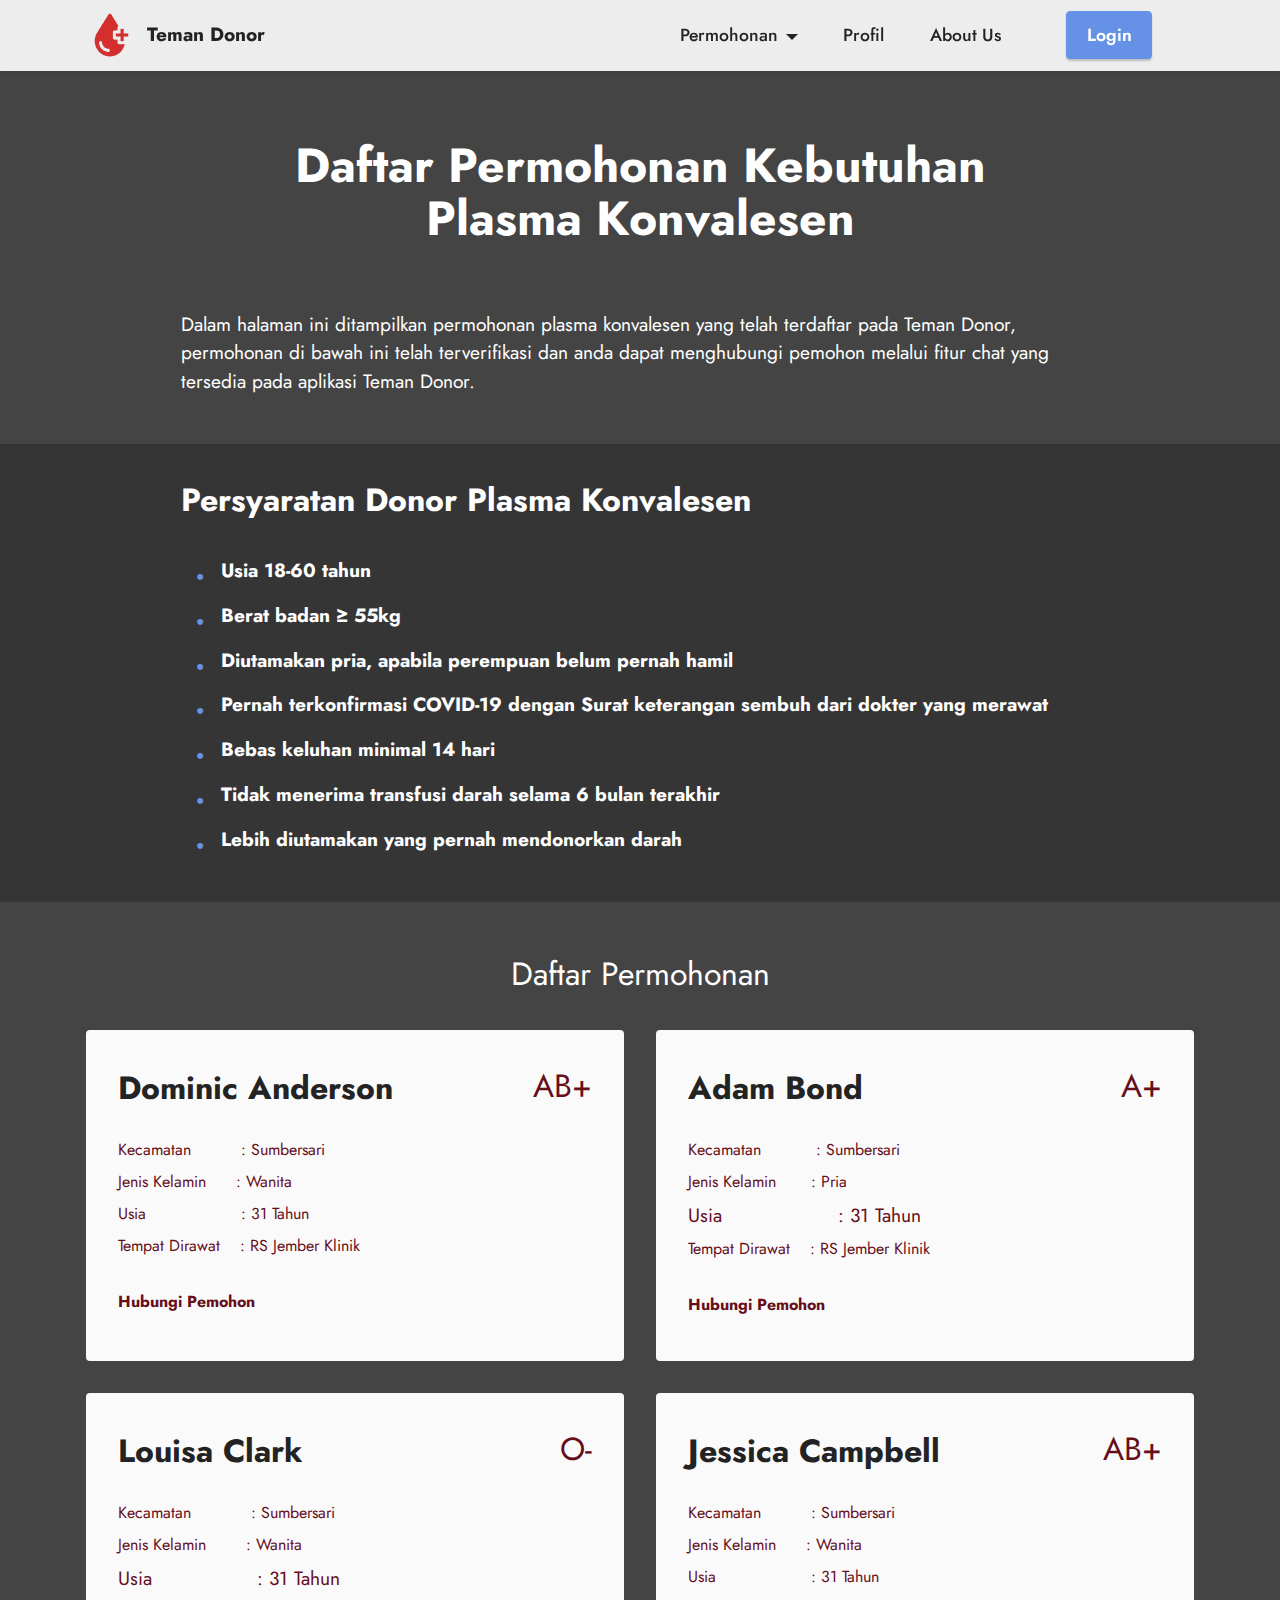
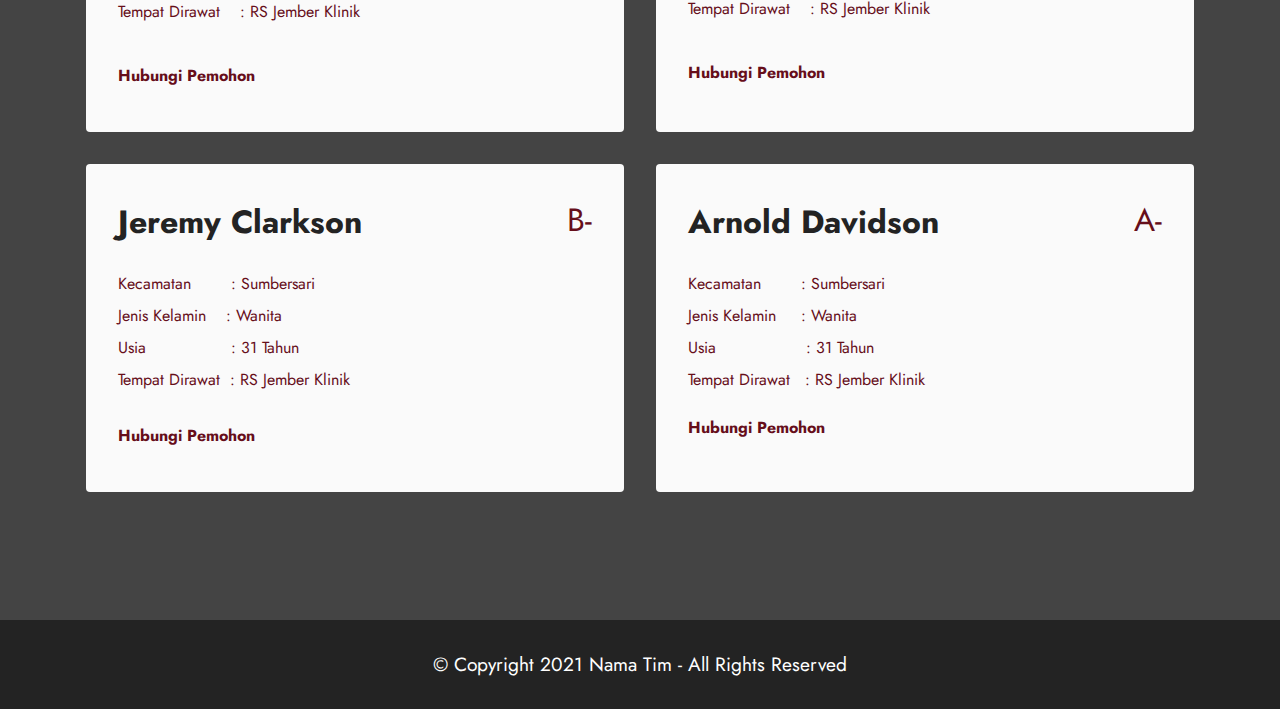
<file: page4.html>
<!DOCTYPE html>
<html  >
<head>
  <!-- Site made with Mobirise Website Builder v5.3.10, https://mobirise.com -->
  <meta charset="UTF-8">
  <meta http-equiv="X-UA-Compatible" content="IE=edge">
  <meta name="generator" content="Mobirise v5.3.10, mobirise.com">
  <meta name="viewport" content="width=device-width, initial-scale=1, minimum-scale=1">
  <link rel="shortcut icon" href="assets/images/icon-plus-80x80.png" type="image/x-icon">
  <meta name="description" content="">
  
  
  <title>Daftar Permohonan</title>
  <link rel="stylesheet" href="assets/tether/tether.min.css">
  <link rel="stylesheet" href="assets/bootstrap/css/bootstrap.min.css">
  <link rel="stylesheet" href="assets/bootstrap/css/bootstrap-grid.min.css">
  <link rel="stylesheet" href="assets/bootstrap/css/bootstrap-reboot.min.css">
  <link rel="stylesheet" href="assets/dropdown/css/style.css">
  <link rel="stylesheet" href="assets/socicon/css/styles.css">
  <link rel="stylesheet" href="assets/theme/css/style.css">
  <link rel="preload" href="https://fonts.googleapis.com/css?family=Jost:100,200,300,400,500,600,700,800,900,100i,200i,300i,400i,500i,600i,700i,800i,900i&display=swap" as="style" onload="this.onload=null;this.rel='stylesheet'">
  <noscript><link rel="stylesheet" href="https://fonts.googleapis.com/css?family=Jost:100,200,300,400,500,600,700,800,900,100i,200i,300i,400i,500i,600i,700i,800i,900i&display=swap"></noscript>
  <link rel="preload" as="style" href="assets/mobirise/css/mbr-additional.css"><link rel="stylesheet" href="assets/mobirise/css/mbr-additional.css" type="text/css">
  
  
  
  
</head>
<body>
  
  <section class="menu menu2 cid-sDw9gFyu42" once="menu" id="menu2-o">
    
    <nav class="navbar navbar-dropdown navbar-fixed-top navbar-expand-lg">
        <div class="container">
            <div class="navbar-brand">
                <span class="navbar-logo">
                    <a href="index.html">
                        <img src="assets/images/icon-plus-80x80.png" alt="Mobirise" style="height: 3rem;">
                    </a>
                </span>
                <span class="navbar-caption-wrap"><a class="navbar-caption text-black text-primary display-7" href="index.html">Teman Donor</a></span>
            </div>
            <button class="navbar-toggler" type="button" data-toggle="collapse" data-target="#navbarSupportedContent" aria-controls="navbarNavAltMarkup" aria-expanded="false" aria-label="Toggle navigation">
                <div class="hamburger">
                    <span></span>
                    <span></span>
                    <span></span>
                    <span></span>
                </div>
            </button>
            <div class="collapse navbar-collapse" id="navbarSupportedContent">
                <ul class="navbar-nav nav-dropdown" data-app-modern-menu="true"><li class="nav-item dropdown"><a class="nav-link link text-black text-primary dropdown-toggle display-4" href="#" data-toggle="dropdown-submenu" aria-expanded="false">Permohonan</a><div class="dropdown-menu"><a class="text-black text-primary dropdown-item display-4" href="page1.html">Buat Permohonan</a><a class="text-black text-primary dropdown-item display-4" href="page4.html" aria-expanded="false">Daftar Permohonan</a></div></li><li class="nav-item"><a class="nav-link link text-black text-primary display-4" href="page2.html">Profil</a></li>
                    <li class="nav-item"><a class="nav-link link text-black text-primary display-4" href="index.html#content4-9">About Us</a>
                    </li></ul>
                
                <div class="navbar-buttons mbr-section-btn"><a class="btn btn-primary display-4" href="page2.html">Login</a></div>
            </div>
        </div>
    </nav>
</section>

<section class="content4 cid-sDHZgq0195" id="content4-s">
    
    
    <div class="container">
        <div class="row justify-content-center">
            <div class="title col-md-12 col-lg-10">
                <h3 class="mbr-section-title mbr-fonts-style align-center mb-4 display-2">
                    <strong>Daftar Permohonan Kebutuhan </strong><br><strong>Plasma Konvalesen</strong></h3>
                
                
            </div>
        </div>
    </div>
</section>

<section class="content5 cid-sDHZheZunT" id="content5-t">
    
    <div class="container">
        <div class="row justify-content-center">
            <div class="col-md-12 col-lg-10">
                
                
                <p class="mbr-text mbr-fonts-style display-7">Dalam halaman ini ditampilkan permohonan plasma konvalesen yang telah terdaftar pada Teman Donor, permohonan di bawah ini telah terverifikasi dan anda dapat menghubungi pemohon melalui fitur chat yang tersedia pada aplikasi Teman Donor.</p>
            </div>
        </div>
    </div>
</section>

<section class="content14 cid-sDHZm7kLcx" id="content14-u">
    
    
    
    <div class="container">
        <div class="row justify-content-center">
            <div class="col-md-12 col-lg-10">
                    <h3 class="mbr-section-title mbr-fonts-style mb-4 display-5">
                        <strong>Persyaratan Donor Plasma Konvalesen</strong></h3>
                <ul class="list mbr-fonts-style display-7">
                    <li><strong>Usia 18-60 tahun</strong></li><li><strong>Berat badan ≥ 55kg</strong></li><li><strong>Diutamakan pria, apabila perempuan belum pernah hamil</strong></li><li><strong>Pernah terkonfirmasi COVID-19 dengan Surat keterangan sembuh dari dokter yang merawat</strong></li><li><strong>Bebas keluhan minimal 14 hari</strong></li><li><strong>Tidak menerima transfusi darah selama 6 bulan terakhir</strong></li><li><strong>Lebih diutamakan yang pernah mendonorkan darah</strong></li>
                </ul>
            </div>
        </div>
    </div>
</section>

<section class="features7 cid-sDHWCVnFfJ" id="features8-q">
    <!---->
    
    
    <div class="container">
        <div class="row">
            <div class="title col-12">
                
                <h6 class="mbr-section-subtitle mbr-fonts-style mb-4 display-5">Daftar Permohonan</h6>
            </div>
            <div class="card col-12 col-md-6">
                <div class="card-wrapper">
                    <div class="top-line">
                        <h6 class="card-title mbr-fonts-style display-5">
                            <strong>Dominic Anderson</strong></h6>
                        <p class="mbr-text cost mbr-fonts-style display-5">AB+</p>
                    </div>
                    <div class="bottom-line">
                        <p class="mbr-text mbr-fonts-style display-7"></p><p>
                            Kecamatan&nbsp; &nbsp;&nbsp;&nbsp;&nbsp;&nbsp; &nbsp;&nbsp;: Sumbersari</p><p>Jenis Kelamin&nbsp;&nbsp;&nbsp;&nbsp;&nbsp; : Wanita</p><p>Usia&nbsp;&nbsp;&nbsp;&nbsp;&nbsp;&nbsp;&nbsp;&nbsp;&nbsp;&nbsp;&nbsp;&nbsp;&nbsp;&nbsp;&nbsp;&nbsp;&nbsp;&nbsp; : 31 Tahun</p><p>Tempat Dirawat&nbsp;&nbsp;&nbsp;&nbsp;: RS Jember Klinik&nbsp;</p><br><p><strong>Hubungi Pemohon</strong><br></p><p></p>
                    </div>
                </div>
            </div>
            <div class="card col-12 col-md-6">
                <div class="card-wrapper">
                    <div class="top-line">
                        <h6 class="card-title mbr-fonts-style display-5">
                            <strong>Adam Bond&nbsp;</strong></h6>
                        <p class="mbr-text cost mbr-fonts-style display-5">A+</p>
                    </div>
                    <div class="bottom-line">
                        <p class="mbr-text mbr-fonts-style display-7"></p><p>Kecamatan &nbsp; &nbsp; &nbsp; &nbsp;&nbsp;&nbsp;&nbsp;: Sumbersari</p><p>Jenis Kelamin&nbsp;&nbsp;&nbsp;&nbsp;&nbsp; &nbsp;: Pria</p><p><span style="font-size: 1.2rem;">Usia </span><span style="font-size: 1.2rem;">&nbsp;&nbsp;&nbsp;&nbsp;</span><span style="font-size: 1.2rem;">&nbsp;&nbsp;&nbsp;&nbsp;</span><span style="font-size: 1.2rem;">&nbsp;&nbsp;&nbsp;&nbsp;</span><span style="font-size: 1.2rem;">&nbsp; &nbsp;</span>&nbsp;&nbsp;&nbsp;&nbsp;<span style="font-size: 1.2rem;">: 31 Tahun</span></p><p>Tempat Dirawat&nbsp;&nbsp;&nbsp;&nbsp;: RS Jember Klinik</p><br><p><strong>Hubungi Pemohon</strong></p><p></p>
                    </div>
                </div>
            </div>
            <div class="card col-12 col-md-6">
                <div class="card-wrapper">
                    <div class="top-line">
                        <h6 class="card-title mbr-fonts-style display-5">
                            <strong>Louisa Clark</strong></h6>
                        <p class="mbr-text cost mbr-fonts-style display-5">O-</p>
                    </div>
                    <div class="bottom-line">
                        <p class="mbr-text mbr-fonts-style display-7"></p><p>Kecamatan&nbsp;&nbsp;&nbsp;&nbsp;&nbsp;&nbsp;&nbsp;&nbsp;&nbsp;&nbsp;&nbsp;&nbsp;: Sumbersari</p><p>Jenis Kelamin&nbsp;&nbsp;&nbsp;&nbsp;&nbsp;&nbsp;&nbsp;&nbsp;: Wanita</p><p><span style="font-size: 1.2rem;">Usia</span>&nbsp;&nbsp;&nbsp;&nbsp;&nbsp;&nbsp;&nbsp;&nbsp;&nbsp;&nbsp;&nbsp;&nbsp;&nbsp;&nbsp;&nbsp;&nbsp;&nbsp; &nbsp; &nbsp;<span style="font-size: 1.2rem;">: 31 Tahun</span></p><p>Tempat Dirawat&nbsp;&nbsp;&nbsp;&nbsp;: RS Jember Klinik<br><br><strong><br></strong></p><p><strong>Hubungi Pemohon</strong></p><p></p>
                    </div>
                </div>
            </div>
            <div class="card col-12 col-md-6">
                <div class="card-wrapper">
                    <div class="top-line">
                        <h6 class="card-title mbr-fonts-style display-5">
                            <strong>Jessica Campbell</strong></h6>
                        <p class="mbr-text cost mbr-fonts-style display-5">AB+</p>
                    </div>
                    <div class="bottom-line">
                        <p class="mbr-text mbr-fonts-style display-7"></p><p>Kecamatan&nbsp; &nbsp; &nbsp; &nbsp; &nbsp; : Sumbersari</p><p>Jenis Kelamin&nbsp;&nbsp;&nbsp;&nbsp;&nbsp; : Wanita</p><p>Usia &nbsp;&nbsp;&nbsp;&nbsp;&nbsp;&nbsp;&nbsp;&nbsp;&nbsp;&nbsp;&nbsp;&nbsp;&nbsp;&nbsp;&nbsp;&nbsp;&nbsp;&nbsp;: 31 Tahun</p><p>Tempat Dirawat&nbsp;&nbsp;&nbsp;&nbsp;: RS Jember Klinik<br><br><strong><br></strong></p><p><strong>Hubungi Pemohon</strong></p><p></p>
                    </div>
                </div>
            </div>
            <div class="card col-12 col-md-6">
                <div class="card-wrapper">
                    <div class="top-line">
                        <h6 class="card-title mbr-fonts-style display-5">
                            <strong>Jeremy Clarkson</strong></h6>
                        <p class="mbr-text cost mbr-fonts-style display-5">B-</p>
                    </div>
                    <div class="bottom-line">
                        <p class="mbr-text mbr-fonts-style display-7"></p><p>Kecamatan&nbsp;&nbsp;&nbsp;&nbsp;&nbsp;&nbsp;&nbsp;&nbsp;: Sumbersari</p><p>Jenis Kelamin&nbsp; &nbsp; : Wanita</p><p>Usia &nbsp;&nbsp;&nbsp;&nbsp;&nbsp;&nbsp;&nbsp;&nbsp;&nbsp;&nbsp;&nbsp;&nbsp;&nbsp;&nbsp;&nbsp;&nbsp;: 31 Tahun </p><p>Tempat Dirawat&nbsp; : RS Jember Klinik</p><br><p><strong>Hubungi Pemohon</strong><br>
                        </p><p></p>
                    </div>
                </div>
            </div>
            <div class="card col-12 col-md-6">
                <div class="card-wrapper">
                    <div class="top-line">
                        <h6 class="card-title mbr-fonts-style display-5">
                            <strong>Arnold Davidson</strong></h6>
                        <p class="mbr-text cost mbr-fonts-style display-5">A-</p>
                    </div>
                    <div class="bottom-line">
                        <p class="mbr-text mbr-fonts-style display-7"></p><p>Kecamatan&nbsp;&nbsp;&nbsp;&nbsp;&nbsp;&nbsp;&nbsp;&nbsp;: Sumbersari
<br>
<br>Jenis Kelamin&nbsp; &nbsp; &nbsp;: Wanita
<br>
<br>Usia&nbsp;&nbsp;&nbsp;&nbsp;&nbsp;&nbsp;&nbsp;&nbsp;&nbsp;&nbsp;&nbsp;&nbsp;&nbsp;&nbsp;&nbsp;&nbsp;&nbsp;&nbsp;: 31 Tahun
<br>
<br>Tempat Dirawat&nbsp; &nbsp;: RS Jember Klinik<br><strong><br></strong></p><p><strong>Hubungi Pemohon</strong></p><p></p>
                    </div>
                </div>
            </div>
            
            
            
            
            
            
        </div>
    </div>
</section>

<section class="footer7 cid-sDzNnD8j48" once="footers" id="footer7-p">

    

    

    <div class="container">
        <div class="media-container-row align-center mbr-white">
            <div class="col-12">
                <p class="mbr-text mb-0 mbr-fonts-style display-7">
                    © Copyright 2021 Nama Tim - All Rights Reserved
                </p>
            </div>
        </div>
    </div>
  
  
</body>
</html>
</file>
<file: assets/web/assets/mobirise-icons2/mobirise2.css>
@font-face {
  font-family: 'Moririse2';
  font-display: swap;
  src:  url('mobirise2.eot?f2bix4');
  src:  url('mobirise2.eot?f2bix4#iefix') format('embedded-opentype'),
    url('mobirise2.ttf?f2bix4') format('truetype'),
    url('mobirise2.woff?f2bix4') format('woff'),
    url('mobirise2.svg?f2bix4#mobirise2') format('svg');
  font-weight: normal;
  font-style: normal;
}

[class^="mobi-"], [class*=" mobi-"] {
  /* use !important to prevent issues with browser extensions that change fonts */
  font-family: 'Moririse2' !important;
  speak: none;
  font-style: normal;
  font-weight: normal;
  font-variant: normal;
  text-transform: none;
  line-height: 1;

  /* Better Font Rendering =========== */
  -webkit-font-smoothing: antialiased;
  -moz-osx-font-smoothing: grayscale;
}

.mobi-mbri-add-submenu:before {
  content: "\e900";
}
.mobi-mbri-alert:before {
  content: "\e901";
}
.mobi-mbri-align-center:before {
  content: "\e902";
}
.mobi-mbri-align-justify:before {
  content: "\e903";
}
.mobi-mbri-align-left:before {
  content: "\e904";
}
.mobi-mbri-align-right:before {
  content: "\e905";
}
.mobi-mbri-android:before {
  content: "\e906";
}
.mobi-mbri-apple:before {
  content: "\e907";
}
.mobi-mbri-arrow-down:before {
  content: "\e908";
}
.mobi-mbri-arrow-next:before {
  content: "\e909";
}
.mobi-mbri-arrow-prev:before {
  content: "\e90a";
}
.mobi-mbri-arrow-up:before {
  content: "\e90b";
}
.mobi-mbri-bold:before {
  content: "\e90c";
}
.mobi-mbri-bookmark:before {
  content: "\e90d";
}
.mobi-mbri-bootstrap:before {
  content: "\e90e";
}
.mobi-mbri-briefcase:before {
  content: "\e90f";
}
.mobi-mbri-browse:before {
  content: "\e910";
}
.mobi-mbri-bulleted-list:before {
  content: "\e911";
}
.mobi-mbri-calendar:before {
  content: "\e912";
}
.mobi-mbri-camera:before {
  content: "\e913";
}
.mobi-mbri-cart-add:before {
  content: "\e914";
}
.mobi-mbri-cart-full:before {
  content: "\e915";
}
.mobi-mbri-cash:before {
  content: "\e916";
}
.mobi-mbri-change-style:before {
  content: "\e917";
}
.mobi-mbri-chat:before {
  content: "\e918";
}
.mobi-mbri-clock:before {
  content: "\e919";
}
.mobi-mbri-close:before {
  content: "\e91a";
}
.mobi-mbri-cloud:before {
  content: "\e91b";
}
.mobi-mbri-code:before {
  content: "\e91c";
}
.mobi-mbri-contact-form:before {
  content: "\e91d";
}
.mobi-mbri-credit-card:before {
  content: "\e91e";
}
.mobi-mbri-cursor-click:before {
  content: "\e91f";
}
.mobi-mbri-cust-feedback:before {
  content: "\e920";
}
.mobi-mbri-database:before {
  content: "\e921";
}
.mobi-mbri-delivery:before {
  content: "\e922";
}
.mobi-mbri-desktop:before {
  content: "\e923";
}
.mobi-mbri-devices:before {
  content: "\e924";
}
.mobi-mbri-down:before {
  content: "\e925";
}
.mobi-mbri-download-2:before {
  content: "\e926";
}
.mobi-mbri-download:before {
  content: "\e927";
}
.mobi-mbri-drag-n-drop-2:before {
  content: "\e928";
}
.mobi-mbri-drag-n-drop:before {
  content: "\e929";
}
.mobi-mbri-edit-2:before {
  content: "\e92a";
}
.mobi-mbri-edit:before {
  content: "\e92b";
}
.mobi-mbri-error:before {
  content: "\e92c";
}
.mobi-mbri-extension:before {
  content: "\e92d";
}
.mobi-mbri-features:before {
  content: "\e92e";
}
.mobi-mbri-file:before {
  content: "\e92f";
}
.mobi-mbri-flag:before {
  content: "\e930";
}
.mobi-mbri-folder:before {
  content: "\e931";
}
.mobi-mbri-gift:before {
  content: "\e932";
}
.mobi-mbri-github:before {
  content: "\e933";
}
.mobi-mbri-globe-2:before {
  content: "\e934";
}
.mobi-mbri-globe:before {
  content: "\e935";
}
.mobi-mbri-growing-chart:before {
  content: "\e936";
}
.mobi-mbri-hearth:before {
  content: "\e937";
}
.mobi-mbri-help:before {
  content: "\e938";
}
.mobi-mbri-home:before {
  content: "\e939";
}
.mobi-mbri-hot-cup:before {
  content: "\e93a";
}
.mobi-mbri-idea:before {
  content: "\e93b";
}
.mobi-mbri-image-gallery:before {
  content: "\e93c";
}
.mobi-mbri-image-slider:before {
  content: "\e93d";
}
.mobi-mbri-info:before {
  content: "\e93e";
}
.mobi-mbri-italic:before {
  content: "\e93f";
}
.mobi-mbri-key:before {
  content: "\e940";
}
.mobi-mbri-laptop:before {
  content: "\e941";
}
.mobi-mbri-layers:before {
  content: "\e942";
}
.mobi-mbri-left-right:before {
  content: "\e943";
}
.mobi-mbri-left:before {
  content: "\e944";
}
.mobi-mbri-letter:before {
  content: "\e945";
}
.mobi-mbri-like:before {
  content: "\e946";
}
.mobi-mbri-link:before {
  content: "\e947";
}
.mobi-mbri-lock:before {
  content: "\e948";
}
.mobi-mbri-login:before {
  content: "\e949";
}
.mobi-mbri-logout:before {
  content: "\e94a";
}
.mobi-mbri-magic-stick:before {
  content: "\e94b";
}
.mobi-mbri-map-pin:before {
  content: "\e94c";
}
.mobi-mbri-menu:before {
  content: "\e94d";
}
.mobi-mbri-mobile-2:before {
  content: "\e94e";
}
.mobi-mbri-mobile-horizontal:before {
  content: "\e94f";
}
.mobi-mbri-mobile:before {
  content: "\e950";
}
.mobi-mbri-mobirise:before {
  content: "\e951";
}
.mobi-mbri-more-horizontal:before {
  content: "\e952";
}
.mobi-mbri-more-vertical:before {
  content: "\e953";
}
.mobi-mbri-music:before {
  content: "\e954";
}
.mobi-mbri-new-file:before {
  content: "\e955";
}
.mobi-mbri-numbered-list:before {
  content: "\e956";
}
.mobi-mbri-opened-folder:before {
  content: "\e957";
}
.mobi-mbri-pages:before {
  content: "\e958";
}
.mobi-mbri-paper-plane:before {
  content: "\e959";
}
.mobi-mbri-paperclip:before {
  content: "\e95a";
}
.mobi-mbri-phone:before {
  content: "\e95b";
}
.mobi-mbri-photo:before {
  content: "\e95c";
}
.mobi-mbri-photos:before {
  content: "\e95d";
}
.mobi-mbri-pin:before {
  content: "\e95e";
}
.mobi-mbri-play:before {
  content: "\e95f";
}
.mobi-mbri-plus:before {
  content: "\e960";
}
.mobi-mbri-preview:before {
  content: "\e961";
}
.mobi-mbri-print:before {
  content: "\e962";
}
.mobi-mbri-protect:before {
  content: "\e963";
}
.mobi-mbri-question:before {
  content: "\e964";
}
.mobi-mbri-quote-left:before {
  content: "\e965";
}
.mobi-mbri-quote-right:before {
  content: "\e966";
}
.mobi-mbri-redo:before {
  content: "\e967";
}
.mobi-mbri-refresh:before {
  content: "\e968";
}
.mobi-mbri-responsive-2:before {
  content: "\e969";
}
.mobi-mbri-responsive:before {
  content: "\e96a";
}
.mobi-mbri-right:before {
  content: "\e96b";
}
.mobi-mbri-rocket:before {
  content: "\e96c";
}
.mobi-mbri-sad-face:before {
  content: "\e96d";
}
.mobi-mbri-sale:before {
  content: "\e96e";
}
.mobi-mbri-save:before {
  content: "\e96f";
}
.mobi-mbri-search:before {
  content: "\e970";
}
.mobi-mbri-setting-2:before {
  content: "\e971";
}
.mobi-mbri-setting-3:before {
  content: "\e972";
}
.mobi-mbri-setting:before {
  content: "\e973";
}
.mobi-mbri-share:before {
  content: "\e974";
}
.mobi-mbri-shopping-bag:before {
  content: "\e975";
}
.mobi-mbri-shopping-basket:before {
  content: "\e976";
}
.mobi-mbri-shopping-cart:before {
  content: "\e977";
}
.mobi-mbri-sites:before {
  content: "\e978";
}
.mobi-mbri-smile-face:before {
  content: "\e979";
}
.mobi-mbri-speed:before {
  content: "\e97a";
}
.mobi-mbri-star:before {
  content: "\e97b";
}
.mobi-mbri-success:before {
  content: "\e97c";
}
.mobi-mbri-sun:before {
  content: "\e97d";
}
.mobi-mbri-sun2:before {
  content: "\e97e";
}
.mobi-mbri-tablet-vertical:before {
  content: "\e97f";
}
.mobi-mbri-tablet:before {
  content: "\e980";
}
.mobi-mbri-target:before {
  content: "\e981";
}
.mobi-mbri-timer:before {
  content: "\e982";
}
.mobi-mbri-to-ftp:before {
  content: "\e983";
}
.mobi-mbri-to-local-drive:before {
  content: "\e984";
}
.mobi-mbri-touch-swipe:before {
  content: "\e985";
}
.mobi-mbri-touch:before {
  content: "\e986";
}
.mobi-mbri-trash:before {
  content: "\e987";
}
.mobi-mbri-underline:before {
  content: "\e988";
}
.mobi-mbri-undo:before {
  content: "\e989";
}
.mobi-mbri-unlink:before {
  content: "\e98a";
}
.mobi-mbri-unlock:before {
  content: "\e98b";
}
.mobi-mbri-up-down:before {
  content: "\e98c";
}
.mobi-mbri-up:before {
  content: "\e98d";
}
.mobi-mbri-update:before {
  content: "\e98e";
}
.mobi-mbri-upload-2:before {
  content: "\e98f";
}
.mobi-mbri-upload:before {
  content: "\e990";
}
.mobi-mbri-user-2:before {
  content: "\e991";
}
.mobi-mbri-user:before {
  content: "\e992";
}
.mobi-mbri-users:before {
  content: "\e993";
}
.mobi-mbri-video-play:before {
  content: "\e994";
}
.mobi-mbri-video:before {
  content: "\e995";
}
.mobi-mbri-watch:before {
  content: "\e996";
}
.mobi-mbri-website-theme-2:before {
  content: "\e997";
}
.mobi-mbri-website-theme:before {
  content: "\e998";
}
.mobi-mbri-wifi:before {
  content: "\e999";
}
.mobi-mbri-windows:before {
  content: "\e99a";
}
.mobi-mbri-zoom-in:before {
  content: "\e99b";
}
.mobi-mbri-zoom-out:before {
  content: "\e99c";
}
</file>
<file: assets/dropdown/css/style.css>
.navbar-dropdown {
  left: 0;
  padding: 0;
  position: absolute;
  right: 0;
  top: 0;
  transition: all 0.45s ease;
  z-index: 1030;
  background: #282828; }
  .navbar-dropdown .navbar-logo {
    margin-right: 0.8rem;
    transition: margin 0.3s ease-in-out;
    vertical-align: middle; }
    .navbar-dropdown .navbar-logo img {
      height: 3.125rem;
      transition: all 0.3s ease-in-out; }
    .navbar-dropdown .navbar-logo.mbr-iconfont {
      font-size: 3.125rem;
      line-height: 3.125rem; }
  .navbar-dropdown .navbar-caption {
    font-weight: 700;
    white-space: normal;
    vertical-align: -4px;
    line-height: 3.125rem !important; }
    .navbar-dropdown .navbar-caption, .navbar-dropdown .navbar-caption:hover {
      color: inherit;
      text-decoration: none; }
  .navbar-dropdown .mbr-iconfont + .navbar-caption {
    vertical-align: -1px; }
  .navbar-dropdown.navbar-fixed-top {
    position: fixed; }
  .navbar-dropdown .navbar-brand span {
    vertical-align: -4px; }
  .navbar-dropdown.bg-color.transparent {
    background: none; }
  .navbar-dropdown.navbar-short .navbar-brand {
    padding: 0.625rem 0; }
    .navbar-dropdown.navbar-short .navbar-brand span {
      vertical-align: -1px; }
  .navbar-dropdown.navbar-short .navbar-caption {
    line-height: 2.375rem !important;
    vertical-align: -2px; }
  .navbar-dropdown.navbar-short .navbar-logo {
    margin-right: 0.5rem; }
    .navbar-dropdown.navbar-short .navbar-logo img {
      height: 2.375rem; }
    .navbar-dropdown.navbar-short .navbar-logo.mbr-iconfont {
      font-size: 2.375rem;
      line-height: 2.375rem; }
  .navbar-dropdown.navbar-short .mbr-table-cell {
    height: 3.625rem; }
  .navbar-dropdown .navbar-close {
    left: 0.6875rem;
    position: fixed;
    top: 0.75rem;
    z-index: 1000; }
  .navbar-dropdown .hamburger-icon {
    content: "";
    display: inline-block;
    vertical-align: middle;
    width: 16px;
    -webkit-box-shadow: 0 -6px 0 1px #282828,0 0 0 1px #282828,0 6px 0 1px #282828;
    -moz-box-shadow: 0 -6px 0 1px #282828,0 0 0 1px #282828,0 6px 0 1px #282828;
    box-shadow: 0 -6px 0 1px #282828,0 0 0 1px #282828,0 6px 0 1px #282828; }

.dropdown-menu .dropdown-toggle[data-toggle="dropdown-submenu"]::after {
  border-bottom: 0.35em solid transparent;
  border-left: 0.35em solid;
  border-right: 0;
  border-top: 0.35em solid transparent;
  margin-left: 0.3rem; }

.dropdown-menu .dropdown-item:focus {
  outline: 0; }

.nav-dropdown {
  font-size: 0.75rem;
  font-weight: 500;
  height: auto !important; }
  .nav-dropdown .nav-btn {
    padding-left: 1rem; }
  .nav-dropdown .link {
    margin: .667em 1.667em;
    font-weight: 500;
    padding: 0;
    transition: color .2s ease-in-out; }
    .nav-dropdown .link.dropdown-toggle {
      margin-right: 2.583em; }
      .nav-dropdown .link.dropdown-toggle::after {
        margin-left: .25rem;
        border-top: 0.35em solid;
        border-right: 0.35em solid transparent;
        border-left: 0.35em solid transparent;
        border-bottom: 0; }
      .nav-dropdown .link.dropdown-toggle[aria-expanded="true"] {
        margin: 0;
        padding: 0.667em 3.263em  0.667em 1.667em; }
  .nav-dropdown .link::after,
  .nav-dropdown .dropdown-item::after {
    color: inherit; }
  .nav-dropdown .btn {
    font-size: 0.75rem;
    font-weight: 700;
    letter-spacing: 0;
    margin-bottom: 0;
    padding-left: 1.25rem;
    padding-right: 1.25rem; }
  .nav-dropdown .dropdown-menu {
    border-radius: 0;
    border: 0;
    left: 0;
    margin: 0;
    padding-bottom: 1.25rem;
    padding-top: 1.25rem;
    position: relative; }
  .nav-dropdown .dropdown-submenu {
    margin-left: 0.125rem;
    top: 0; }
  .nav-dropdown .dropdown-item {
    font-weight: 500;
    line-height: 2;
    padding: 0.3846em 4.615em 0.3846em 1.5385em;
    position: relative;
    transition: color .2s ease-in-out, background-color .2s ease-in-out; }
    .nav-dropdown .dropdown-item::after {
      margin-top: -0.3077em;
      position: absolute;
      right: 1.1538em;
      top: 50%; }
    .nav-dropdown .dropdown-item:focus, .nav-dropdown .dropdown-item:hover {
      background: none; }

@media (max-width: 767px) {
  .nav-dropdown.navbar-toggleable-sm {
    bottom: 0;
    display: none;
    left: 0;
    overflow-x: hidden;
    position: fixed;
    top: 0;
    transform: translateX(-100%);
    -ms-transform: translateX(-100%);
    -webkit-transform: translateX(-100%);
    width: 18.75rem;
    z-index: 999; } }
.nav-dropdown.navbar-toggleable-xl {
  bottom: 0;
  display: none;
  left: 0;
  overflow-x: hidden;
  position: fixed;
  top: 0;
  transform: translateX(-100%);
  -ms-transform: translateX(-100%);
  -webkit-transform: translateX(-100%);
  width: 18.75rem;
  z-index: 999; }

.nav-dropdown-sm {
  display: block !important;
  overflow-x: hidden;
  overflow: auto;
  padding-top: 3.875rem; }
  .nav-dropdown-sm::after {
    content: "";
    display: block;
    height: 3rem;
    width: 100%; }
  .nav-dropdown-sm.collapse.in ~ .navbar-close {
    display: block !important; }
  .nav-dropdown-sm.collapsing, .nav-dropdown-sm.collapse.in {
    transform: translateX(0);
    -ms-transform: translateX(0);
    -webkit-transform: translateX(0);
    transition: all 0.25s ease-out;
    -webkit-transition: all 0.25s ease-out;
    background: #282828; }
  .nav-dropdown-sm.collapsing[aria-expanded="false"] {
    transform: translateX(-100%);
    -ms-transform: translateX(-100%);
    -webkit-transform: translateX(-100%); }
  .nav-dropdown-sm .nav-item {
    display: block;
    margin-left: 0 !important;
    padding-left: 0; }
  .nav-dropdown-sm .link,
  .nav-dropdown-sm .dropdown-item {
    border-top: 1px dotted rgba(255, 255, 255, 0.1);
    font-size: 0.8125rem;
    line-height: 1.6;
    margin: 0 !important;
    padding: 0.875rem 2.4rem 0.875rem 1.5625rem !important;
    position: relative;
    white-space: normal; }
    .nav-dropdown-sm .link:focus, .nav-dropdown-sm .link:hover,
    .nav-dropdown-sm .dropdown-item:focus,
    .nav-dropdown-sm .dropdown-item:hover {
      background: rgba(0, 0, 0, 0.2) !important;
      color: #c0a375; }
  .nav-dropdown-sm .nav-btn {
    position: relative;
    padding: 1.5625rem 1.5625rem 0 1.5625rem; }
    .nav-dropdown-sm .nav-btn::before {
      border-top: 1px dotted rgba(255, 255, 255, 0.1);
      content: "";
      left: 0;
      position: absolute;
      top: 0;
      width: 100%; }
    .nav-dropdown-sm .nav-btn + .nav-btn {
      padding-top: 0.625rem; }
      .nav-dropdown-sm .nav-btn + .nav-btn::before {
        display: none; }
  .nav-dropdown-sm .btn {
    padding: 0.625rem 0; }
  .nav-dropdown-sm .dropdown-toggle[data-toggle="dropdown-submenu"]::after {
    margin-left: .25rem;
    border-top: 0.35em solid;
    border-right: 0.35em solid transparent;
    border-left: 0.35em solid transparent;
    border-bottom: 0; }
  .nav-dropdown-sm .dropdown-toggle[data-toggle="dropdown-submenu"][aria-expanded="true"]::after {
    border-top: 0;
    border-right: 0.35em solid transparent;
    border-left: 0.35em solid transparent;
    border-bottom: 0.35em solid; }
  .nav-dropdown-sm .dropdown-menu {
    margin: 0;
    padding: 0;
    position: relative;
    top: 0;
    left: 0;
    width: 100%;
    border: 0;
    float: none;
    border-radius: 0;
    background: none; }
  .nav-dropdown-sm .dropdown-submenu {
    left: 100%;
    margin-left: 0.125rem;
    margin-top: -1.25rem;
    top: 0; }

.navbar-toggleable-sm .nav-dropdown .dropdown-menu {
  position: absolute; }

.navbar-toggleable-sm .nav-dropdown .dropdown-submenu {
  left: 100%;
  margin-left: 0.125rem;
  margin-top: -1.25rem;
  top: 0; }

.navbar-toggleable-sm.opened .nav-dropdown .dropdown-menu {
  position: relative; }

.navbar-toggleable-sm.opened .nav-dropdown .dropdown-submenu {
  left: 0;
  margin-left: 00rem;
  margin-top: 0rem;
  top: 0; }

.is-builder .nav-dropdown.collapsing {
  transition: none !important; }

/*# sourceMappingURL=style.css.map */
</file>
<file: assets/socicon/css/styles.css>
@charset "UTF-8";

@font-face {
  font-family: 'Socicon';
  src:  url('../fonts/socicon.eot');
  src:  url('../fonts/socicon.eot?#iefix') format('embedded-opentype'),
    url('../fonts/socicon.woff2') format('woff2'),
    url('../fonts/socicon.ttf') format('truetype'),
    url('../fonts/socicon.woff') format('woff'),
    url('../fonts/socicon.svg#socicon') format('svg');
  font-weight: normal;
  font-style: normal;
  font-display: swap;
}

[data-icon]:before {
  font-family: "socicon" !important;
  content: attr(data-icon);
  font-style: normal !important;
  font-weight: normal !important;
  font-variant: normal !important;
  text-transform: none !important;
  speak: none;
  line-height: 1;
  -webkit-font-smoothing: antialiased;
  -moz-osx-font-smoothing: grayscale;
}

[class^="socicon-"], [class*=" socicon-"] {
  /* use !important to prevent issues with browser extensions that change fonts */
  font-family: 'Socicon' !important;
  speak: none;
  font-style: normal;
  font-weight: normal;
  font-variant: normal;
  text-transform: none;
  line-height: 1;

  /* Better Font Rendering =========== */
  -webkit-font-smoothing: antialiased;
  -moz-osx-font-smoothing: grayscale;
}

.socicon-eitaa:before {
  content: "\e97c";
}
.socicon-soroush:before {
  content: "\e97d";
}
.socicon-bale:before {
  content: "\e97e";
}
.socicon-zazzle:before {
  content: "\e97b";
}
.socicon-society6:before {
  content: "\e97a";
}
.socicon-redbubble:before {
  content: "\e979";
}
.socicon-avvo:before {
  content: "\e978";
}
.socicon-stitcher:before {
  content: "\e977";
}
.socicon-googlehangouts:before {
  content: "\e974";
}
.socicon-dlive:before {
  content: "\e975";
}
.socicon-vsco:before {
  content: "\e976";
}
.socicon-flipboard:before {
  content: "\e973";
}
.socicon-ubuntu:before {
  content: "\e958";
}
.socicon-artstation:before {
  content: "\e959";
}
.socicon-invision:before {
  content: "\e95a";
}
.socicon-torial:before {
  content: "\e95b";
}
.socicon-collectorz:before {
  content: "\e95c";
}
.socicon-seenthis:before {
  content: "\e95d";
}
.socicon-googleplaymusic:before {
  content: "\e95e";
}
.socicon-debian:before {
  content: "\e95f";
}
.socicon-filmfreeway:before {
  content: "\e960";
}
.socicon-gnome:before {
  content: "\e961";
}
.socicon-itchio:before {
  content: "\e962";
}
.socicon-jamendo:before {
  content: "\e963";
}
.socicon-mix:before {
  content: "\e964";
}
.socicon-sharepoint:before {
  content: "\e965";
}
.socicon-tinder:before {
  content: "\e966";
}
.socicon-windguru:before {
  content: "\e967";
}
.socicon-cdbaby:before {
  content: "\e968";
}
.socicon-elementaryos:before {
  content: "\e969";
}
.socicon-stage32:before {
  content: "\e96a";
}
.socicon-tiktok:before {
  content: "\e96b";
}
.socicon-gitter:before {
  content: "\e96c";
}
.socicon-letterboxd:before {
  content: "\e96d";
}
.socicon-threema:before {
  content: "\e96e";
}
.socicon-splice:before {
  content: "\e96f";
}
.socicon-metapop:before {
  content: "\e970";
}
.socicon-naver:before {
  content: "\e971";
}
.socicon-remote:before {
  content: "\e972";
}
.socicon-internet:before {
  content: "\e957";
}
.socicon-moddb:before {
  content: "\e94b";
}
.socicon-indiedb:before {
  content: "\e94c";
}
.socicon-traxsource:before {
  content: "\e94d";
}
.socicon-gamefor:before {
  content: "\e94e";
}
.socicon-pixiv:before {
  content: "\e94f";
}
.socicon-myanimelist:before {
  content: "\e950";
}
.socicon-blackberry:before {
  content: "\e951";
}
.socicon-wickr:before {
  content: "\e952";
}
.socicon-spip:before {
  content: "\e953";
}
.socicon-napster:before {
  content: "\e954";
}
.socicon-beatport:before {
  content: "\e955";
}
.socicon-hackerone:before {
  content: "\e956";
}
.socicon-hackernews:before {
  content: "\e946";
}
.socicon-smashwords:before {
  content: "\e947";
}
.socicon-kobo:before {
  content: "\e948";
}
.socicon-bookbub:before {
  content: "\e949";
}
.socicon-mailru:before {
  content: "\e94a";
}
.socicon-gitlab:before {
  content: "\e945";
}
.socicon-instructables:before {
  content: "\e944";
}
.socicon-portfolio:before {
  content: "\e943";
}
.socicon-codered:before {
  content: "\e940";
}
.socicon-origin:before {
  content: "\e941";
}
.socicon-nextdoor:before {
  content: "\e942";
}
.socicon-udemy:before {
  content: "\e93f";
}
.socicon-livemaster:before {
  content: "\e93e";
}
.socicon-crunchbase:before {
  content: "\e93b";
}
.socicon-homefy:before {
  content: "\e93c";
}
.socicon-calendly:before {
  content: "\e93d";
}
.socicon-realtor:before {
  content: "\e90f";
}
.socicon-tidal:before {
  content: "\e910";
}
.socicon-qobuz:before {
  content: "\e911";
}
.socicon-natgeo:before {
  content: "\e912";
}
.socicon-mastodon:before {
  content: "\e913";
}
.socicon-unsplash:before {
  content: "\e914";
}
.socicon-homeadvisor:before {
  content: "\e915";
}
.socicon-angieslist:before {
  content: "\e916";
}
.socicon-codepen:before {
  content: "\e917";
}
.socicon-slack:before {
  content: "\e918";
}
.socicon-openaigym:before {
  content: "\e919";
}
.socicon-logmein:before {
  content: "\e91a";
}
.socicon-fiverr:before {
  content: "\e91b";
}
.socicon-gotomeeting:before {
  content: "\e91c";
}
.socicon-aliexpress:before {
  content: "\e91d";
}
.socicon-guru:before {
  content: "\e91e";
}
.socicon-appstore:before {
  content: "\e91f";
}
.socicon-homes:before {
  content: "\e920";
}
.socicon-zoom:before {
  content: "\e921";
}
.socicon-alibaba:before {
  content: "\e922";
}
.socicon-craigslist:before {
  content: "\e923";
}
.socicon-wix:before {
  content: "\e924";
}
.socicon-redfin:before {
  content: "\e925";
}
.socicon-googlecalendar:before {
  content: "\e926";
}
.socicon-shopify:before {
  content: "\e927";
}
.socicon-freelancer:before {
  content: "\e928";
}
.socicon-seedrs:before {
  content: "\e929";
}
.socicon-bing:before {
  content: "\e92a";
}
.socicon-doodle:before {
  content: "\e92b";
}
.socicon-bonanza:before {
  content: "\e92c";
}
.socicon-squarespace:before {
  content: "\e92d";
}
.socicon-toptal:before {
  content: "\e92e";
}
.socicon-gust:before {
  content: "\e92f";
}
.socicon-ask:before {
  content: "\e930";
}
.socicon-trulia:before {
  content: "\e931";
}
.socicon-loomly:before {
  content: "\e932";
}
.socicon-ghost:before {
  content: "\e933";
}
.socicon-upwork:before {
  content: "\e934";
}
.socicon-fundable:before {
  content: "\e935";
}
.socicon-booking:before {
  content: "\e936";
}
.socicon-googlemaps:before {
  content: "\e937";
}
.socicon-zillow:before {
  content: "\e938";
}
.socicon-niconico:before {
  content: "\e939";
}
.socicon-toneden:before {
  content: "\e93a";
}
.socicon-augment:before {
  content: "\e908";
}
.socicon-bitbucket:before {
  content: "\e909";
}
.socicon-fyuse:before {
  content: "\e90a";
}
.socicon-yt-gaming:before {
  content: "\e90b";
}
.socicon-sketchfab:before {
  content: "\e90c";
}
.socicon-mobcrush:before {
  content: "\e90d";
}
.socicon-microsoft:before {
  content: "\e90e";
}
.socicon-pandora:before {
  content: "\e907";
}
.socicon-messenger:before {
  content: "\e906";
}
.socicon-gamewisp:before {
  content: "\e905";
}
.socicon-bloglovin:before {
  content: "\e904";
}
.socicon-tunein:before {
  content: "\e903";
}
.socicon-gamejolt:before {
  content: "\e901";
}
.socicon-trello:before {
  content: "\e902";
}
.socicon-spreadshirt:before {
  content: "\e900";
}
.socicon-500px:before {
  content: "\e000";
}
.socicon-8tracks:before {
  content: "\e001";
}
.socicon-airbnb:before {
  content: "\e002";
}
.socicon-alliance:before {
  content: "\e003";
}
.socicon-amazon:before {
  content: "\e004";
}
.socicon-amplement:before {
  content: "\e005";
}
.socicon-android:before {
  content: "\e006";
}
.socicon-angellist:before {
  content: "\e007";
}
.socicon-apple:before {
  content: "\e008";
}
.socicon-appnet:before {
  content: "\e009";
}
.socicon-baidu:before {
  content: "\e00a";
}
.socicon-bandcamp:before {
  content: "\e00b";
}
.socicon-battlenet:before {
  content: "\e00c";
}
.socicon-mixer:before {
  content: "\e00d";
}
.socicon-bebee:before {
  content: "\e00e";
}
.socicon-bebo:before {
  content: "\e00f";
}
.socicon-behance:before {
  content: "\e010";
}
.socicon-blizzard:before {
  content: "\e011";
}
.socicon-blogger:before {
  content: "\e012";
}
.socicon-buffer:before {
  content: "\e013";
}
.socicon-chrome:before {
  content: "\e014";
}
.socicon-coderwall:before {
  content: "\e015";
}
.socicon-curse:before {
  content: "\e016";
}
.socicon-dailymotion:before {
  content: "\e017";
}
.socicon-deezer:before {
  content: "\e018";
}
.socicon-delicious:before {
  content: "\e019";
}
.socicon-deviantart:before {
  content: "\e01a";
}
.socicon-diablo:before {
  content: "\e01b";
}
.socicon-digg:before {
  content: "\e01c";
}
.socicon-discord:before {
  content: "\e01d";
}
.socicon-disqus:before {
  content: "\e01e";
}
.socicon-douban:before {
  content: "\e01f";
}
.socicon-draugiem:before {
  content: "\e020";
}
.socicon-dribbble:before {
  content: "\e021";
}
.socicon-drupal:before {
  content: "\e022";
}
.socicon-ebay:before {
  content: "\e023";
}
.socicon-ello:before {
  content: "\e024";
}
.socicon-endomodo:before {
  content: "\e025";
}
.socicon-envato:before {
  content: "\e026";
}
.socicon-etsy:before {
  content: "\e027";
}
.socicon-facebook:before {
  content: "\e028";
}
.socicon-feedburner:before {
  content: "\e029";
}
.socicon-filmweb:before {
  content: "\e02a";
}
.socicon-firefox:before {
  content: "\e02b";
}
.socicon-flattr:before {
  content: "\e02c";
}
.socicon-flickr:before {
  content: "\e02d";
}
.socicon-formulr:before {
  content: "\e02e";
}
.socicon-forrst:before {
  content: "\e02f";
}
.socicon-foursquare:before {
  content: "\e030";
}
.socicon-friendfeed:before {
  content: "\e031";
}
.socicon-github:before {
  content: "\e032";
}
.socicon-goodreads:before {
  content: "\e033";
}
.socicon-google:before {
  content: "\e034";
}
.socicon-googlescholar:before {
  content: "\e035";
}
.socicon-googlegroups:before {
  content: "\e036";
}
.socicon-googlephotos:before {
  content: "\e037";
}
.socicon-googleplus:before {
  content: "\e038";
}
.socicon-grooveshark:before {
  content: "\e039";
}
.socicon-hackerrank:before {
  content: "\e03a";
}
.socicon-hearthstone:before {
  content: "\e03b";
}
.socicon-hellocoton:before {
  content: "\e03c";
}
.socicon-heroes:before {
  content: "\e03d";
}
.socicon-smashcast:before {
  content: "\e03e";
}
.socicon-horde:before {
  content: "\e03f";
}
.socicon-houzz:before {
  content: "\e040";
}
.socicon-icq:before {
  content: "\e041";
}
.socicon-identica:before {
  content: "\e042";
}
.socicon-imdb:before {
  content: "\e043";
}
.socicon-instagram:before {
  content: "\e044";
}
.socicon-issuu:before {
  content: "\e045";
}
.socicon-istock:before {
  content: "\e046";
}
.socicon-itunes:before {
  content: "\e047";
}
.socicon-keybase:before {
  content: "\e048";
}
.socicon-lanyrd:before {
  content: "\e049";
}
.socicon-lastfm:before {
  content: "\e04a";
}
.socicon-line:before {
  content: "\e04b";
}
.socicon-linkedin:before {
  content: "\e04c";
}
.socicon-livejournal:before {
  content: "\e04d";
}
.socicon-lyft:before {
  content: "\e04e";
}
.socicon-macos:before {
  content: "\e04f";
}
.socicon-mail:before {
  content: "\e050";
}
.socicon-medium:before {
  content: "\e051";
}
.socicon-meetup:before {
  content: "\e052";
}
.socicon-mixcloud:before {
  content: "\e053";
}
.socicon-modelmayhem:before {
  content: "\e054";
}
.socicon-mumble:before {
  content: "\e055";
}
.socicon-myspace:before {
  content: "\e056";
}
.socicon-newsvine:before {
  content: "\e057";
}
.socicon-nintendo:before {
  content: "\e058";
}
.socicon-npm:before {
  content: "\e059";
}
.socicon-odnoklassniki:before {
  content: "\e05a";
}
.socicon-openid:before {
  content: "\e05b";
}
.socicon-opera:before {
  content: "\e05c";
}
.socicon-outlook:before {
  content: "\e05d";
}
.socicon-overwatch:before {
  content: "\e05e";
}
.socicon-patreon:before {
  content: "\e05f";
}
.socicon-paypal:before {
  content: "\e060";
}
.socicon-periscope:before {
  content: "\e061";
}
.socicon-persona:before {
  content: "\e062";
}
.socicon-pinterest:before {
  content: "\e063";
}
.socicon-play:before {
  content: "\e064";
}
.socicon-player:before {
  content: "\e065";
}
.socicon-playstation:before {
  content: "\e066";
}
.socicon-pocket:before {
  content: "\e067";
}
.socicon-qq:before {
  content: "\e068";
}
.socicon-quora:before {
  content: "\e069";
}
.socicon-raidcall:before {
  content: "\e06a";
}
.socicon-ravelry:before {
  content: "\e06b";
}
.socicon-reddit:before {
  content: "\e06c";
}
.socicon-renren:before {
  content: "\e06d";
}
.socicon-researchgate:before {
  content: "\e06e";
}
.socicon-residentadvisor:before {
  content: "\e06f";
}
.socicon-reverbnation:before {
  content: "\e070";
}
.socicon-rss:before {
  content: "\e071";
}
.socicon-sharethis:before {
  content: "\e072";
}
.socicon-skype:before {
  content: "\e073";
}
.socicon-slideshare:before {
  content: "\e074";
}
.socicon-smugmug:before {
  content: "\e075";
}
.socicon-snapchat:before {
  content: "\e076";
}
.socicon-songkick:before {
  content: "\e077";
}
.socicon-soundcloud:before {
  content: "\e078";
}
.socicon-spotify:before {
  content: "\e079";
}
.socicon-stackexchange:before {
  content: "\e07a";
}
.socicon-stackoverflow:before {
  content: "\e07b";
}
.socicon-starcraft:before {
  content: "\e07c";
}
.socicon-stayfriends:before {
  content: "\e07d";
}
.socicon-steam:before {
  content: "\e07e";
}
.socicon-storehouse:before {
  content: "\e07f";
}
.socicon-strava:before {
  content: "\e080";
}
.socicon-streamjar:before {
  content: "\e081";
}
.socicon-stumbleupon:before {
  content: "\e082";
}
.socicon-swarm:before {
  content: "\e083";
}
.socicon-teamspeak:before {
  content: "\e084";
}
.socicon-teamviewer:before {
  content: "\e085";
}
.socicon-technorati:before {
  content: "\e086";
}
.socicon-telegram:before {
  content: "\e087";
}
.socicon-tripadvisor:before {
  content: "\e088";
}
.socicon-tripit:before {
  content: "\e089";
}
.socicon-triplej:before {
  content: "\e08a";
}
.socicon-tumblr:before {
  content: "\e08b";
}
.socicon-twitch:before {
  content: "\e08c";
}
.socicon-twitter:before {
  content: "\e08d";
}
.socicon-uber:before {
  content: "\e08e";
}
.socicon-ventrilo:before {
  content: "\e08f";
}
.socicon-viadeo:before {
  content: "\e090";
}
.socicon-viber:before {
  content: "\e091";
}
.socicon-viewbug:before {
  content: "\e092";
}
.socicon-vimeo:before {
  content: "\e093";
}
.socicon-vine:before {
  content: "\e094";
}
.socicon-vkontakte:before {
  content: "\e095";
}
.socicon-warcraft:before {
  content: "\e096";
}
.socicon-wechat:before {
  content: "\e097";
}
.socicon-weibo:before {
  content: "\e098";
}
.socicon-whatsapp:before {
  content: "\e099";
}
.socicon-wikipedia:before {
  content: "\e09a";
}
.socicon-windows:before {
  content: "\e09b";
}
.socicon-wordpress:before {
  content: "\e09c";
}
.socicon-wykop:before {
  content: "\e09d";
}
.socicon-xbox:before {
  content: "\e09e";
}
.socicon-xing:before {
  content: "\e09f";
}
.socicon-yahoo:before {
  content: "\e0a0";
}
.socicon-yammer:before {
  content: "\e0a1";
}
.socicon-yandex:before {
  content: "\e0a2";
}
.socicon-yelp:before {
  content: "\e0a3";
}
.socicon-younow:before {
  content: "\e0a4";
}
.socicon-youtube:before {
  content: "\e0a5";
}
.socicon-zapier:before {
  content: "\e0a6";
}
.socicon-zerply:before {
  content: "\e0a7";
}
.socicon-zomato:before {
  content: "\e0a8";
}
.socicon-zynga:before {
  content: "\e0a9";
}
</file>
<file: assets/theme/css/style.css>
@charset "UTF-8";
section {
  background-color: #ffffff;
}

body {
  font-style: normal;
  line-height: 1.5;
  font-weight: 400;
  color: #232323;
  position: relative;
}

section,
.container,
.container-fluid {
  position: relative;
  word-wrap: break-word;
}

a.mbr-iconfont:hover {
  text-decoration: none;
}

.article .lead p,
.article .lead ul,
.article .lead ol,
.article .lead pre,
.article .lead blockquote {
  margin-bottom: 0;
}

a {
  font-style: normal;
  font-weight: 400;
  cursor: pointer;
}
a, a:hover {
  text-decoration: none;
}

.mbr-section-title {
  font-style: normal;
  line-height: 1.3;
}

.mbr-section-subtitle {
  line-height: 1.3;
}

.mbr-text {
  font-style: normal;
  line-height: 1.7;
}

h1,
h2,
h3,
h4,
h5,
h6,
.display-1,
.display-2,
.display-4,
.display-5,
.display-7,
span,
p,
a {
  line-height: 1;
  word-break: break-word;
  word-wrap: break-word;
  font-weight: 400;
}

b,
strong {
  font-weight: bold;
}

input:-webkit-autofill, input:-webkit-autofill:hover, input:-webkit-autofill:focus, input:-webkit-autofill:active {
  transition-delay: 9999s;
  -webkit-transition-property: background-color, color;
  transition-property: background-color, color;
}

textarea[type=hidden] {
  display: none;
}

section {
  background-position: 50% 50%;
  background-repeat: no-repeat;
  background-size: cover;
}
section .mbr-background-video,
section .mbr-background-video-preview {
  position: absolute;
  bottom: 0;
  left: 0;
  right: 0;
  top: 0;
}

.hidden {
  visibility: hidden;
}

.mbr-z-index20 {
  z-index: 20;
}

/*! Base colors */
.mbr-white {
  color: #ffffff;
}

.mbr-black {
  color: #111111;
}

.mbr-bg-white {
  background-color: #ffffff;
}

.mbr-bg-black {
  background-color: #000000;
}

/*! Text-aligns */
.align-left {
  text-align: left;
}

.align-center {
  text-align: center;
}

.align-right {
  text-align: right;
}

/*! Font-weight  */
.mbr-light {
  font-weight: 300;
}

.mbr-regular {
  font-weight: 400;
}

.mbr-semibold {
  font-weight: 500;
}

.mbr-bold {
  font-weight: 700;
}

/*! Media  */
.media-content {
  flex-basis: 100%;
}

.media-container-row {
  display: flex;
  flex-direction: row;
  flex-wrap: wrap;
  justify-content: center;
  align-content: center;
  align-items: start;
}
.media-container-row .media-size-item {
  width: 400px;
}

.media-container-column {
  display: flex;
  flex-direction: column;
  flex-wrap: wrap;
  justify-content: center;
  align-content: center;
  align-items: stretch;
}
.media-container-column > * {
  width: 100%;
}

@media (min-width: 992px) {
  .media-container-row {
    flex-wrap: nowrap;
  }
}
figure {
  margin-bottom: 0;
  overflow: hidden;
}

figure[mbr-media-size] {
  transition: width 0.1s;
}

img,
iframe {
  display: block;
  width: 100%;
}

.card {
  background-color: transparent;
  border: none;
}

.card-box {
  width: 100%;
}

.card-img {
  text-align: center;
  flex-shrink: 0;
  -webkit-flex-shrink: 0;
}

.media {
  max-width: 100%;
  margin: 0 auto;
}

.mbr-figure {
  align-self: center;
}

.media-container > div {
  max-width: 100%;
}

.mbr-figure img,
.card-img img {
  width: 100%;
}

@media (max-width: 991px) {
  .media-size-item {
    width: auto !important;
  }

  .media {
    width: auto;
  }

  .mbr-figure {
    width: 100% !important;
  }
}
/*! Buttons */
.mbr-section-btn {
  margin-left: -0.6rem;
  margin-right: -0.6rem;
  font-size: 0;
}

.btn {
  font-weight: 600;
  border-width: 1px;
  font-style: normal;
  margin: 0.6rem 0.6rem;
  white-space: normal;
  transition: all 0.2s ease-in-out;
  display: inline-flex;
  align-items: center;
  justify-content: center;
  word-break: break-word;
}

.btn-sm {
  font-weight: 600;
  letter-spacing: 0px;
  transition: all 0.3s ease-in-out;
}

.btn-md {
  font-weight: 600;
  letter-spacing: 0px;
  transition: all 0.3s ease-in-out;
}

.btn-lg {
  font-weight: 600;
  letter-spacing: 0px;
  transition: all 0.3s ease-in-out;
}

.btn-form {
  margin: 0;
}
.btn-form:hover {
  cursor: pointer;
}

nav .mbr-section-btn {
  margin-left: 0rem;
  margin-right: 0rem;
}

/*! Btn icon margin */
.btn .mbr-iconfont,
.btn.btn-sm .mbr-iconfont {
  order: 1;
  cursor: pointer;
  margin-left: 0.5rem;
  vertical-align: sub;
}

.btn.btn-md .mbr-iconfont,
.btn.btn-md .mbr-iconfont {
  margin-left: 0.8rem;
}

.mbr-regular {
  font-weight: 400;
}

.mbr-semibold {
  font-weight: 500;
}

.mbr-bold {
  font-weight: 700;
}

[type=submit] {
  -webkit-appearance: none;
}

/*! Full-screen */
.mbr-fullscreen .mbr-overlay {
  min-height: 100vh;
}

.mbr-fullscreen {
  display: flex;
  display: -moz-flex;
  display: -ms-flex;
  display: -o-flex;
  align-items: center;
  min-height: 100vh;
  padding-top: 3rem;
  padding-bottom: 3rem;
}

/*! Map */
.map {
  height: 25rem;
  position: relative;
}
.map iframe {
  width: 100%;
  height: 100%;
}

/*! Scroll to top arrow */
.mbr-arrow-up {
  bottom: 25px;
  right: 90px;
  position: fixed;
  text-align: right;
  z-index: 5000;
  color: #ffffff;
  font-size: 22px;
}

.mbr-arrow-up a {
  background: rgba(0, 0, 0, 0.2);
  border-radius: 50%;
  color: #fff;
  display: inline-block;
  height: 60px;
  width: 60px;
  border: 2px solid #fff;
  outline-style: none !important;
  position: relative;
  text-decoration: none;
  transition: all 0.3s ease-in-out;
  cursor: pointer;
  text-align: center;
}
.mbr-arrow-up a:hover {
  background-color: rgba(0, 0, 0, 0.4);
}
.mbr-arrow-up a i {
  line-height: 60px;
}

.mbr-arrow-up-icon {
  display: block;
  color: #fff;
}

.mbr-arrow-up-icon::before {
  content: "›";
  display: inline-block;
  font-family: serif;
  font-size: 22px;
  line-height: 1;
  font-style: normal;
  position: relative;
  top: 6px;
  left: -4px;
  transform: rotate(-90deg);
}

/*! Arrow Down */
.mbr-arrow {
  position: absolute;
  bottom: 45px;
  left: 50%;
  width: 60px;
  height: 60px;
  cursor: pointer;
  background-color: rgba(80, 80, 80, 0.5);
  border-radius: 50%;
  transform: translateX(-50%);
}
@media (max-width: 767px) {
  .mbr-arrow {
    display: none;
  }
}
.mbr-arrow > a {
  display: inline-block;
  text-decoration: none;
  outline-style: none;
  -webkit-animation: arrowdown 1.7s ease-in-out infinite;
          animation: arrowdown 1.7s ease-in-out infinite;
  color: #ffffff;
}
.mbr-arrow > a > i {
  position: absolute;
  top: -2px;
  left: 15px;
  font-size: 2rem;
}

#scrollToTop a i::before {
  content: "";
  position: absolute;
  display: block;
  border-bottom: 2.5px solid #fff;
  border-left: 2.5px solid #fff;
  width: 27.8%;
  height: 27.8%;
  left: 50%;
  top: 51%;
  transform: translateY(-30%) translateX(-50%) rotate(135deg);
}

@keyframes arrowdown {
  0% {
    transform: translateY(0px);
  }
  50% {
    transform: translateY(-5px);
  }
  100% {
    transform: translateY(0px);
  }
}
@-webkit-keyframes arrowdown {
  0% {
    transform: translateY(0px);
  }
  50% {
    transform: translateY(-5px);
  }
  100% {
    transform: translateY(0px);
  }
}
@media (max-width: 500px) {
  .mbr-arrow-up {
    left: 0;
    right: 0;
    text-align: center;
  }
}
/*Gradients animation*/
@keyframes gradient-animation {
  from {
    background-position: 0% 100%;
    -webkit-animation-timing-function: ease-in-out;
            animation-timing-function: ease-in-out;
  }
  to {
    background-position: 100% 0%;
    -webkit-animation-timing-function: ease-in-out;
            animation-timing-function: ease-in-out;
  }
}
@-webkit-keyframes gradient-animation {
  from {
    background-position: 0% 100%;
    -webkit-animation-timing-function: ease-in-out;
            animation-timing-function: ease-in-out;
  }
  to {
    background-position: 100% 0%;
    -webkit-animation-timing-function: ease-in-out;
            animation-timing-function: ease-in-out;
  }
}
.bg-gradient {
  background-size: 200% 200%;
  animation: gradient-animation 5s infinite alternate;
  -webkit-animation: gradient-animation 5s infinite alternate;
}

.menu .navbar-brand {
  display: -webkit-flex;
}
.menu .navbar-brand span {
  display: flex;
  display: -webkit-flex;
}
.menu .navbar-brand .navbar-caption-wrap {
  display: -webkit-flex;
}
.menu .navbar-brand .navbar-logo img {
  display: -webkit-flex;
  width: auto;
}
@media (min-width: 768px) and (max-width: 991px) {
  .menu .navbar-toggleable-sm .navbar-nav {
    display: -ms-flexbox;
  }
}
@media (max-width: 991px) {
  .menu .navbar-collapse {
    max-height: 93.5vh;
  }
  .menu .navbar-collapse.show {
    overflow: auto;
  }
}
@media (min-width: 992px) {
  .menu .navbar-nav.nav-dropdown {
    display: -webkit-flex;
  }
  .menu .navbar-toggleable-sm .navbar-collapse {
    display: -webkit-flex !important;
  }
  .menu .collapsed .navbar-collapse {
    max-height: 93.5vh;
  }
  .menu .collapsed .navbar-collapse.show {
    overflow: auto;
  }
}
@media (max-width: 767px) {
  .menu .navbar-collapse {
    max-height: 80vh;
  }
}

.nav-link .mbr-iconfont {
  margin-right: 0.5rem;
}

.navbar {
  display: -webkit-flex;
  -webkit-flex-wrap: wrap;
  -webkit-align-items: center;
  -webkit-justify-content: space-between;
}

.navbar-collapse {
  -webkit-flex-basis: 100%;
  -webkit-flex-grow: 1;
  -webkit-align-items: center;
}

.nav-dropdown .link {
  padding: 0.667em 1.667em !important;
  margin: 0 !important;
}

.nav {
  display: -webkit-flex;
  -webkit-flex-wrap: wrap;
}

.row {
  display: -webkit-flex;
  -webkit-flex-wrap: wrap;
}

.justify-content-center {
  -webkit-justify-content: center;
}

.form-inline {
  display: -webkit-flex;
}

.card-wrapper {
  -webkit-flex: 1;
}

.carousel-control {
  z-index: 10;
  display: -webkit-flex;
}

.carousel-controls {
  display: -webkit-flex;
}

.media {
  display: -webkit-flex;
}

.form-group:focus {
  outline: none;
}

.jq-selectbox__select {
  padding: 7px 0;
  position: relative;
}

.jq-selectbox__dropdown {
  overflow: hidden;
  border-radius: 10px;
  position: absolute;
  top: 100%;
  left: 0 !important;
  width: 100% !important;
}

.jq-selectbox__trigger-arrow {
  right: 0;
  transform: translateY(-50%);
}

.jq-selectbox li {
  padding: 1.07em 0.5em;
}

input[type=range] {
  padding-left: 0 !important;
  padding-right: 0 !important;
}

.modal-dialog,
.modal-content {
  height: 100%;
}

.modal-dialog .carousel-inner {
  height: calc(100vh - 1.75rem);
}
@media (max-width: 575px) {
  .modal-dialog .carousel-inner {
    height: calc(100vh - 1rem);
  }
}

.carousel-item {
  text-align: center;
}

.carousel-item img {
  margin: auto;
}

.navbar-toggler {
  align-self: flex-start;
  padding: 0.25rem 0.75rem;
  font-size: 1.25rem;
  line-height: 1;
  background: transparent;
  border: 1px solid transparent;
  border-radius: 0.25rem;
}

.navbar-toggler:focus,
.navbar-toggler:hover {
  text-decoration: none;
}

.navbar-toggler-icon {
  display: inline-block;
  width: 1.5em;
  height: 1.5em;
  vertical-align: middle;
  content: "";
  background: no-repeat center center;
  background-size: 100% 100%;
}

.navbar-toggler-left {
  position: absolute;
  left: 1rem;
}

.navbar-toggler-right {
  position: absolute;
  right: 1rem;
}

.card-img {
  width: auto;
}

.menu .navbar.collapsed:not(.beta-menu) {
  flex-direction: column;
}

.carousel-item.active,
.carousel-item-next,
.carousel-item-prev {
  display: flex;
}

.note-air-layout .dropup .dropdown-menu,
.note-air-layout .navbar-fixed-bottom .dropdown .dropdown-menu {
  bottom: initial !important;
}

html,
body {
  height: auto;
  min-height: 100vh;
}

.dropup .dropdown-toggle::after {
  display: none;
}

.form-asterisk {
  font-family: initial;
  position: absolute;
  top: -2px;
  font-weight: normal;
}

.form-control-label {
  position: relative;
  cursor: pointer;
  margin-bottom: 0.357em;
  padding: 0;
}

.alert {
  color: #ffffff;
  border-radius: 0;
  border: 0;
  font-size: 1.1rem;
  line-height: 1.5;
  margin-bottom: 1.875rem;
  padding: 1.25rem;
  position: relative;
  text-align: center;
}
.alert.alert-form::after {
  background-color: inherit;
  bottom: -7px;
  content: "";
  display: block;
  height: 14px;
  left: 50%;
  margin-left: -7px;
  position: absolute;
  transform: rotate(45deg);
  width: 14px;
}

.form-control {
  background-color: #ffffff;
  background-clip: border-box;
  color: #232323;
  line-height: 1rem !important;
  height: auto;
  padding: 0.6rem 1.2rem;
  transition: border-color 0.25s ease 0s;
  border: 1px solid transparent !important;
  border-radius: 4px;
  box-shadow: rgba(0, 0, 0, 0.07) 0px 1px 1px 0px, rgba(0, 0, 0, 0.07) 0px 1px 3px 0px, rgba(0, 0, 0, 0.03) 0px 0px 0px 1px;
}
.form-active .form-control:invalid {
  border-color: red;
}

form .row {
  margin-left: -0.6rem;
  margin-right: -0.6rem;
}
form .row [class*=col] {
  padding-left: 0.6rem;
  padding-right: 0.6rem;
}

form .mbr-section-btn {
  margin: 0;
  padding-left: 0.6rem;
  padding-right: 0.6rem;
}

form .btn {
  display: flex;
  padding: 0.6rem 1.2rem;
  margin: 0;
}

form .form-check-input {
  margin-top: 0.5;
}

textarea.form-control {
  line-height: 1.5rem !important;
}

.form-group {
  margin-bottom: 1.2rem;
}

.form-control,
form .btn {
  min-height: 48px;
}

.gdpr-block label span.textGDPR input[name=gdpr] {
  top: 7px;
}

.form-control:focus {
  box-shadow: none;
}

:focus {
  outline: none;
}

.mbr-overlay {
  background-color: #000;
  bottom: 0;
  left: 0;
  opacity: 0.5;
  position: absolute;
  right: 0;
  top: 0;
  z-index: 0;
  pointer-events: none;
}

blockquote {
  font-style: italic;
  padding: 3rem;
  font-size: 1.09rem;
  position: relative;
  border-left: 3px solid;
}

ul,
ol,
pre,
blockquote {
  margin-bottom: 2.3125rem;
}

.mt-4 {
  margin-top: 2rem !important;
}

.mb-4 {
  margin-bottom: 2rem !important;
}

@media (min-width: 992px) {
  .container {
    padding-left: 16px;
    padding-right: 16px;
  }

  .row {
    margin-left: -16px;
    margin-right: -16px;
  }
  .row > [class*=col] {
    padding-left: 16px;
    padding-right: 16px;
  }
}
@media (min-width: 768px) {
  .container-fluid {
    padding-left: 32px;
    padding-right: 32px;
  }
}
@media (min-width: 768px) and (max-width: 991px) {
  .mbr-container {
    padding-left: 32px;
    padding-right: 32px;
  }
}
@media (max-width: 767px) {
  .mbr-container {
    padding-left: 16px;
    padding-right: 16px;
  }
}
.card-wrapper,
.item-wrapper {
  overflow: hidden;
}

.app-video-wrapper > img {
  opacity: 1;
}.engine {
	position: absolute;
	text-indent: -2400px;
	text-align: center;
	padding: 0;
	top: 0;
	left: -2400px;
}
</file>
<file: assets/mobirise/css/mbr-additional.css>
body {
  font-family: Jost;
}
.display-1 {
  font-family: 'Jost', sans-serif;
  font-size: 4.6rem;
  line-height: 1.1;
}
.display-1 > .mbr-iconfont {
  font-size: 5.75rem;
}
.display-2 {
  font-family: 'Jost', sans-serif;
  font-size: 3rem;
  line-height: 1.1;
}
.display-2 > .mbr-iconfont {
  font-size: 3.75rem;
}
.display-4 {
  font-family: 'Jost', sans-serif;
  font-size: 1.1rem;
  line-height: 1.5;
}
.display-4 > .mbr-iconfont {
  font-size: 1.375rem;
}
.display-5 {
  font-family: 'Jost', sans-serif;
  font-size: 2rem;
  line-height: 1.5;
}
.display-5 > .mbr-iconfont {
  font-size: 2.5rem;
}
.display-7 {
  font-family: 'Jost', sans-serif;
  font-size: 1.2rem;
  line-height: 1.5;
}
.display-7 > .mbr-iconfont {
  font-size: 1.5rem;
}
/* ---- Fluid typography for mobile devices ---- */
/* 1.4 - font scale ratio ( bootstrap == 1.42857 ) */
/* 100vw - current viewport width */
/* (48 - 20)  48 == 48rem == 768px, 20 == 20rem == 320px(minimal supported viewport) */
/* 0.65 - min scale variable, may vary */
@media (max-width: 992px) {
  .display-1 {
    font-size: 3.68rem;
  }
}
@media (max-width: 768px) {
  .display-1 {
    font-size: 3.22rem;
    font-size: calc( 2.26rem + (4.6 - 2.26) * ((100vw - 20rem) / (48 - 20)));
    line-height: calc( 1.1 * (2.26rem + (4.6 - 2.26) * ((100vw - 20rem) / (48 - 20))));
  }
  .display-2 {
    font-size: 2.4rem;
    font-size: calc( 1.7rem + (3 - 1.7) * ((100vw - 20rem) / (48 - 20)));
    line-height: calc( 1.3 * (1.7rem + (3 - 1.7) * ((100vw - 20rem) / (48 - 20))));
  }
  .display-4 {
    font-size: 0.88rem;
    font-size: calc( 1.0350000000000001rem + (1.1 - 1.0350000000000001) * ((100vw - 20rem) / (48 - 20)));
    line-height: calc( 1.4 * (1.0350000000000001rem + (1.1 - 1.0350000000000001) * ((100vw - 20rem) / (48 - 20))));
  }
  .display-5 {
    font-size: 1.6rem;
    font-size: calc( 1.35rem + (2 - 1.35) * ((100vw - 20rem) / (48 - 20)));
    line-height: calc( 1.4 * (1.35rem + (2 - 1.35) * ((100vw - 20rem) / (48 - 20))));
  }
  .display-7 {
    font-size: 0.96rem;
    font-size: calc( 1.07rem + (1.2 - 1.07) * ((100vw - 20rem) / (48 - 20)));
    line-height: calc( 1.4 * (1.07rem + (1.2 - 1.07) * ((100vw - 20rem) / (48 - 20))));
  }
}
/* Buttons */
.btn {
  padding: 0.6rem 1.2rem;
  border-radius: 4px;
}
.btn-sm {
  padding: 0.6rem 1.2rem;
  border-radius: 4px;
}
.btn-md {
  padding: 0.6rem 1.2rem;
  border-radius: 4px;
}
.btn-lg {
  padding: 1rem 2.6rem;
  border-radius: 4px;
}
.bg-primary {
  background-color: #6592e6 !important;
}
.bg-success {
  background-color: #40b0bf !important;
}
.bg-info {
  background-color: #47b5ed !important;
}
.bg-warning {
  background-color: #ffe161 !important;
}
.bg-danger {
  background-color: #833737 !important;
}
.btn-primary,
.btn-primary:active {
  background-color: #6592e6 !important;
  border-color: #6592e6 !important;
  color: #ffffff !important;
  box-shadow: 0 2px 2px 0 rgba(0, 0, 0, 0.2);
}
.btn-primary:hover,
.btn-primary:focus,
.btn-primary.focus,
.btn-primary.active {
  color: #ffffff !important;
  background-color: #2260d2 !important;
  border-color: #2260d2 !important;
  box-shadow: 0 2px 5px 0 rgba(0, 0, 0, 0.2);
}
.btn-primary.disabled,
.btn-primary:disabled {
  color: #ffffff !important;
  background-color: #2260d2 !important;
  border-color: #2260d2 !important;
}
.btn-secondary,
.btn-secondary:active {
  background-color: #ff6666 !important;
  border-color: #ff6666 !important;
  color: #ffffff !important;
  box-shadow: 0 2px 2px 0 rgba(0, 0, 0, 0.2);
}
.btn-secondary:hover,
.btn-secondary:focus,
.btn-secondary.focus,
.btn-secondary.active {
  color: #ffffff !important;
  background-color: #ff0f0f !important;
  border-color: #ff0f0f !important;
  box-shadow: 0 2px 5px 0 rgba(0, 0, 0, 0.2);
}
.btn-secondary.disabled,
.btn-secondary:disabled {
  color: #ffffff !important;
  background-color: #ff0f0f !important;
  border-color: #ff0f0f !important;
}
.btn-info,
.btn-info:active {
  background-color: #47b5ed !important;
  border-color: #47b5ed !important;
  color: #ffffff !important;
  box-shadow: 0 2px 2px 0 rgba(0, 0, 0, 0.2);
}
.btn-info:hover,
.btn-info:focus,
.btn-info.focus,
.btn-info.active {
  color: #ffffff !important;
  background-color: #148cca !important;
  border-color: #148cca !important;
  box-shadow: 0 2px 5px 0 rgba(0, 0, 0, 0.2);
}
.btn-info.disabled,
.btn-info:disabled {
  color: #ffffff !important;
  background-color: #148cca !important;
  border-color: #148cca !important;
}
.btn-success,
.btn-success:active {
  background-color: #40b0bf !important;
  border-color: #40b0bf !important;
  color: #ffffff !important;
  box-shadow: 0 2px 2px 0 rgba(0, 0, 0, 0.2);
}
.btn-success:hover,
.btn-success:focus,
.btn-success.focus,
.btn-success.active {
  color: #ffffff !important;
  background-color: #2a747e !important;
  border-color: #2a747e !important;
  box-shadow: 0 2px 5px 0 rgba(0, 0, 0, 0.2);
}
.btn-success.disabled,
.btn-success:disabled {
  color: #ffffff !important;
  background-color: #2a747e !important;
  border-color: #2a747e !important;
}
.btn-warning,
.btn-warning:active {
  background-color: #ffe161 !important;
  border-color: #ffe161 !important;
  color: #614f00 !important;
  box-shadow: 0 2px 2px 0 rgba(0, 0, 0, 0.2);
}
.btn-warning:hover,
.btn-warning:focus,
.btn-warning.focus,
.btn-warning.active {
  color: #0a0800 !important;
  background-color: #ffd10a !important;
  border-color: #ffd10a !important;
  box-shadow: 0 2px 5px 0 rgba(0, 0, 0, 0.2);
}
.btn-warning.disabled,
.btn-warning:disabled {
  color: #614f00 !important;
  background-color: #ffd10a !important;
  border-color: #ffd10a !important;
}
.btn-danger,
.btn-danger:active {
  background-color: #833737 !important;
  border-color: #833737 !important;
  color: #ffffff !important;
  box-shadow: 0 2px 2px 0 rgba(0, 0, 0, 0.2);
}
.btn-danger:hover,
.btn-danger:focus,
.btn-danger.focus,
.btn-danger.active {
  color: #ffffff !important;
  background-color: #461d1d !important;
  border-color: #461d1d !important;
  box-shadow: 0 2px 5px 0 rgba(0, 0, 0, 0.2);
}
.btn-danger.disabled,
.btn-danger:disabled {
  color: #ffffff !important;
  background-color: #461d1d !important;
  border-color: #461d1d !important;
}
.btn-white,
.btn-white:active {
  background-color: #fafafa !important;
  border-color: #fafafa !important;
  color: #7a7a7a !important;
  box-shadow: 0 2px 2px 0 rgba(0, 0, 0, 0.2);
}
.btn-white:hover,
.btn-white:focus,
.btn-white.focus,
.btn-white.active {
  color: #4f4f4f !important;
  background-color: #cfcfcf !important;
  border-color: #cfcfcf !important;
  box-shadow: 0 2px 5px 0 rgba(0, 0, 0, 0.2);
}
.btn-white.disabled,
.btn-white:disabled {
  color: #7a7a7a !important;
  background-color: #cfcfcf !important;
  border-color: #cfcfcf !important;
}
.btn-black,
.btn-black:active {
  background-color: #232323 !important;
  border-color: #232323 !important;
  color: #ffffff !important;
  box-shadow: 0 2px 2px 0 rgba(0, 0, 0, 0.2);
}
.btn-black:hover,
.btn-black:focus,
.btn-black.focus,
.btn-black.active {
  color: #ffffff !important;
  background-color: #000000 !important;
  border-color: #000000 !important;
  box-shadow: 0 2px 5px 0 rgba(0, 0, 0, 0.2);
}
.btn-black.disabled,
.btn-black:disabled {
  color: #ffffff !important;
  background-color: #000000 !important;
  border-color: #000000 !important;
}
.btn-primary-outline,
.btn-primary-outline:active {
  background-color: transparent !important;
  border-color: transparent;
  color: #6592e6;
}
.btn-primary-outline:hover,
.btn-primary-outline:focus,
.btn-primary-outline.focus,
.btn-primary-outline.active {
  color: #2260d2 !important;
  background-color: transparent!important;
  border-color: transparent!important;
  box-shadow: none!important;
}
.btn-primary-outline.disabled,
.btn-primary-outline:disabled {
  color: #ffffff !important;
  background-color: #6592e6 !important;
  border-color: #6592e6 !important;
}
.btn-secondary-outline,
.btn-secondary-outline:active {
  background-color: transparent !important;
  border-color: transparent;
  color: #ff6666;
}
.btn-secondary-outline:hover,
.btn-secondary-outline:focus,
.btn-secondary-outline.focus,
.btn-secondary-outline.active {
  color: #ff0f0f !important;
  background-color: transparent!important;
  border-color: transparent!important;
  box-shadow: none!important;
}
.btn-secondary-outline.disabled,
.btn-secondary-outline:disabled {
  color: #ffffff !important;
  background-color: #ff6666 !important;
  border-color: #ff6666 !important;
}
.btn-info-outline,
.btn-info-outline:active {
  background-color: transparent !important;
  border-color: transparent;
  color: #47b5ed;
}
.btn-info-outline:hover,
.btn-info-outline:focus,
.btn-info-outline.focus,
.btn-info-outline.active {
  color: #148cca !important;
  background-color: transparent!important;
  border-color: transparent!important;
  box-shadow: none!important;
}
.btn-info-outline.disabled,
.btn-info-outline:disabled {
  color: #ffffff !important;
  background-color: #47b5ed !important;
  border-color: #47b5ed !important;
}
.btn-success-outline,
.btn-success-outline:active {
  background-color: transparent !important;
  border-color: transparent;
  color: #40b0bf;
}
.btn-success-outline:hover,
.btn-success-outline:focus,
.btn-success-outline.focus,
.btn-success-outline.active {
  color: #2a747e !important;
  background-color: transparent!important;
  border-color: transparent!important;
  box-shadow: none!important;
}
.btn-success-outline.disabled,
.btn-success-outline:disabled {
  color: #ffffff !important;
  background-color: #40b0bf !important;
  border-color: #40b0bf !important;
}
.btn-warning-outline,
.btn-warning-outline:active {
  background-color: transparent !important;
  border-color: transparent;
  color: #ffe161;
}
.btn-warning-outline:hover,
.btn-warning-outline:focus,
.btn-warning-outline.focus,
.btn-warning-outline.active {
  color: #ffd10a !important;
  background-color: transparent!important;
  border-color: transparent!important;
  box-shadow: none!important;
}
.btn-warning-outline.disabled,
.btn-warning-outline:disabled {
  color: #614f00 !important;
  background-color: #ffe161 !important;
  border-color: #ffe161 !important;
}
.btn-danger-outline,
.btn-danger-outline:active {
  background-color: transparent !important;
  border-color: transparent;
  color: #833737;
}
.btn-danger-outline:hover,
.btn-danger-outline:focus,
.btn-danger-outline.focus,
.btn-danger-outline.active {
  color: #461d1d !important;
  background-color: transparent!important;
  border-color: transparent!important;
  box-shadow: none!important;
}
.btn-danger-outline.disabled,
.btn-danger-outline:disabled {
  color: #ffffff !important;
  background-color: #833737 !important;
  border-color: #833737 !important;
}
.btn-black-outline,
.btn-black-outline:active {
  background-color: transparent !important;
  border-color: transparent;
  color: #232323;
}
.btn-black-outline:hover,
.btn-black-outline:focus,
.btn-black-outline.focus,
.btn-black-outline.active {
  color: #000000 !important;
  background-color: transparent!important;
  border-color: transparent!important;
  box-shadow: none!important;
}
.btn-black-outline.disabled,
.btn-black-outline:disabled {
  color: #ffffff !important;
  background-color: #232323 !important;
  border-color: #232323 !important;
}
.btn-white-outline,
.btn-white-outline:active {
  background-color: transparent !important;
  border-color: transparent;
  color: #fafafa;
}
.btn-white-outline:hover,
.btn-white-outline:focus,
.btn-white-outline.focus,
.btn-white-outline.active {
  color: #cfcfcf !important;
  background-color: transparent!important;
  border-color: transparent!important;
  box-shadow: none!important;
}
.btn-white-outline.disabled,
.btn-white-outline:disabled {
  color: #7a7a7a !important;
  background-color: #fafafa !important;
  border-color: #fafafa !important;
}
.text-primary {
  color: #6592e6 !important;
}
.text-secondary {
  color: #ff6666 !important;
}
.text-success {
  color: #40b0bf !important;
}
.text-info {
  color: #47b5ed !important;
}
.text-warning {
  color: #ffe161 !important;
}
.text-danger {
  color: #833737 !important;
}
.text-white {
  color: #fafafa !important;
}
.text-black {
  color: #232323 !important;
}
a.text-primary:hover,
a.text-primary:focus,
a.text-primary.active {
  color: #205ac5 !important;
}
a.text-secondary:hover,
a.text-secondary:focus,
a.text-secondary.active {
  color: #ff0000 !important;
}
a.text-success:hover,
a.text-success:focus,
a.text-success.active {
  color: #266a73 !important;
}
a.text-info:hover,
a.text-info:focus,
a.text-info.active {
  color: #1283bc !important;
}
a.text-warning:hover,
a.text-warning:focus,
a.text-warning.active {
  color: #facb00 !important;
}
a.text-danger:hover,
a.text-danger:focus,
a.text-danger.active {
  color: #3b1919 !important;
}
a.text-white:hover,
a.text-white:focus,
a.text-white.active {
  color: #c7c7c7 !important;
}
a.text-black:hover,
a.text-black:focus,
a.text-black.active {
  color: #000000 !important;
}
a[class*="text-"]:not(.nav-link):not(.dropdown-item):not([role]):not(.navbar-caption) {
  position: relative;
  background-image: transparent;
  background-size: 10000px 2px;
  background-repeat: no-repeat;
  background-position: 0px 1.2em;
  background-position: -10000px 1.2em;
}
a[class*="text-"]:not(.nav-link):not(.dropdown-item):not([role]):not(.navbar-caption):hover {
  transition: background-position 2s ease-in-out;
  background-image: linear-gradient(currentColor 50%, currentColor 50%);
  background-position: 0px 1.2em;
}
.nav-tabs .nav-link.active {
  color: #6592e6;
}
.nav-tabs .nav-link:not(.active) {
  color: #232323;
}
.alert-success {
  background-color: #70c770;
}
.alert-info {
  background-color: #47b5ed;
}
.alert-warning {
  background-color: #ffe161;
}
.alert-danger {
  background-color: #833737;
}
.mbr-gallery-filter li.active .btn {
  background-color: #6592e6;
  border-color: #6592e6;
  color: #ffffff;
}
.mbr-gallery-filter li.active .btn:focus {
  box-shadow: none;
}
a,
a:hover {
  color: #6592e6;
}
.mbr-plan-header.bg-primary .mbr-plan-subtitle,
.mbr-plan-header.bg-primary .mbr-plan-price-desc {
  color: #ffffff;
}
.mbr-plan-header.bg-success .mbr-plan-subtitle,
.mbr-plan-header.bg-success .mbr-plan-price-desc {
  color: #a0d8df;
}
.mbr-plan-header.bg-info .mbr-plan-subtitle,
.mbr-plan-header.bg-info .mbr-plan-price-desc {
  color: #ffffff;
}
.mbr-plan-header.bg-warning .mbr-plan-subtitle,
.mbr-plan-header.bg-warning .mbr-plan-price-desc {
  color: #ffffff;
}
.mbr-plan-header.bg-danger .mbr-plan-subtitle,
.mbr-plan-header.bg-danger .mbr-plan-price-desc {
  color: #c57575;
}
/* Scroll to top button*/
.scrollToTop_wraper {
  display: none;
}
.form-control {
  font-family: 'Jost', sans-serif;
  font-size: 1.1rem;
  line-height: 1.5;
  font-weight: 400;
}
.form-control > .mbr-iconfont {
  font-size: 1.375rem;
}
.form-control:hover,
.form-control:focus {
  box-shadow: rgba(0, 0, 0, 0.07) 0px 1px 1px 0px, rgba(0, 0, 0, 0.07) 0px 1px 3px 0px, rgba(0, 0, 0, 0.03) 0px 0px 0px 1px;
  border-color: #6592e6 !important;
}
.form-control:-webkit-input-placeholder {
  font-family: 'Jost', sans-serif;
  font-size: 1.1rem;
  line-height: 1.5;
  font-weight: 400;
}
.form-control:-webkit-input-placeholder > .mbr-iconfont {
  font-size: 1.375rem;
}
blockquote {
  border-color: #6592e6;
}
/* Forms */
.jq-selectbox li:hover,
.jq-selectbox li.selected {
  background-color: #6592e6;
  color: #ffffff;
}
.jq-number__spin {
  transition: 0.25s ease;
}
.jq-number__spin:hover {
  border-color: #6592e6;
}
.jq-selectbox .jq-selectbox__trigger-arrow,
.jq-number__spin.minus:after,
.jq-number__spin.plus:after {
  transition: 0.4s;
  border-top-color: #353535;
  border-bottom-color: #353535;
}
.jq-selectbox:hover .jq-selectbox__trigger-arrow,
.jq-number__spin.minus:hover:after,
.jq-number__spin.plus:hover:after {
  border-top-color: #6592e6;
  border-bottom-color: #6592e6;
}
.xdsoft_datetimepicker .xdsoft_calendar td.xdsoft_default,
.xdsoft_datetimepicker .xdsoft_calendar td.xdsoft_current,
.xdsoft_datetimepicker .xdsoft_timepicker .xdsoft_time_box > div > div.xdsoft_current {
  color: #ffffff !important;
  background-color: #6592e6 !important;
  box-shadow: none !important;
}
.xdsoft_datetimepicker .xdsoft_calendar td:hover,
.xdsoft_datetimepicker .xdsoft_timepicker .xdsoft_time_box > div > div:hover {
  color: #000000 !important;
  background: #ff6666 !important;
  box-shadow: none !important;
}
.lazy-bg {
  background-image: none !important;
}
.lazy-placeholder:not(section),
.lazy-none {
  display: block;
  position: relative;
  padding-bottom: 56.25%;
  width: 100%;
  height: auto;
}
iframe.lazy-placeholder,
.lazy-placeholder:after {
  content: '';
  position: absolute;
  width: 200px;
  height: 200px;
  background: transparent no-repeat center;
  background-size: contain;
  top: 50%;
  left: 50%;
  transform: translateX(-50%) translateY(-50%);
  background-image: url("data:image/svg+xml;charset=UTF-8,%3csvg width='32' height='32' viewBox='0 0 64 64' xmlns='http://www.w3.org/2000/svg' stroke='%236592e6' %3e%3cg fill='none' fill-rule='evenodd'%3e%3cg transform='translate(16 16)' stroke-width='2'%3e%3ccircle stroke-opacity='.5' cx='16' cy='16' r='16'/%3e%3cpath d='M32 16c0-9.94-8.06-16-16-16'%3e%3canimateTransform attributeName='transform' type='rotate' from='0 16 16' to='360 16 16' dur='1s' repeatCount='indefinite'/%3e%3c/path%3e%3c/g%3e%3c/g%3e%3c/svg%3e");
}
section.lazy-placeholder:after {
  opacity: 0.5;
}
body {
  overflow-x: hidden;
}
a {
  transition: color 0.6s;
}
.cid-sDw9gFyu42 {
  z-index: 1000;
  width: 100%;
  position: relative;
  min-height: 60px;
}
.cid-sDw9gFyu42 nav.navbar {
  position: fixed;
}
.cid-sDw9gFyu42 .dropdown-item:before {
  font-family: Moririse2 !important;
  content: "\e966";
  display: inline-block;
  width: 0;
  position: absolute;
  left: 1rem;
  top: 0.5rem;
  margin-right: 0.5rem;
  line-height: 1;
  font-size: inherit;
  vertical-align: middle;
  text-align: center;
  overflow: hidden;
  transform: scale(0, 1);
  transition: all 0.25s ease-in-out;
}
.cid-sDw9gFyu42 .dropdown-menu {
  padding: 0;
  border-radius: 4px;
  box-shadow: 0 1px 3px 0 rgba(0, 0, 0, 0.1);
}
.cid-sDw9gFyu42 .dropdown-item {
  border-bottom: 1px solid #e6e6e6;
}
.cid-sDw9gFyu42 .dropdown-item:hover,
.cid-sDw9gFyu42 .dropdown-item:focus {
  background: #6592e6 !important;
  color: white !important;
}
.cid-sDw9gFyu42 .dropdown-item:first-child {
  border-top-left-radius: 4px;
  border-top-right-radius: 4px;
}
.cid-sDw9gFyu42 .dropdown-item:last-child {
  border-bottom: none;
  border-bottom-left-radius: 4px;
  border-bottom-right-radius: 4px;
}
.cid-sDw9gFyu42 .nav-dropdown .link {
  padding: 0 0.3em !important;
  margin: 0.667em 1em !important;
}
.cid-sDw9gFyu42 .nav-dropdown .link.dropdown-toggle::after {
  margin-left: 0.5rem;
  margin-top: 0.2rem;
}
.cid-sDw9gFyu42 .nav-link {
  position: relative;
}
.cid-sDw9gFyu42 .container {
  display: flex;
  margin: auto;
}
.cid-sDw9gFyu42 .iconfont-wrapper {
  color: #000000 !important;
  font-size: 1.5rem;
  padding-right: 0.5rem;
}
.cid-sDw9gFyu42 .dropdown-menu,
.cid-sDw9gFyu42 .navbar.opened {
  background: #ededed !important;
}
.cid-sDw9gFyu42 .nav-item:focus,
.cid-sDw9gFyu42 .nav-link:focus {
  outline: none;
}
.cid-sDw9gFyu42 .dropdown .dropdown-menu .dropdown-item {
  width: auto;
  transition: all 0.25s ease-in-out;
}
.cid-sDw9gFyu42 .dropdown .dropdown-menu .dropdown-item::after {
  right: 0.5rem;
}
.cid-sDw9gFyu42 .dropdown .dropdown-menu .dropdown-item .mbr-iconfont {
  margin-right: 0.5rem;
  vertical-align: sub;
}
.cid-sDw9gFyu42 .dropdown .dropdown-menu .dropdown-item .mbr-iconfont:before {
  display: inline-block;
  transform: scale(1, 1);
  transition: all 0.25s ease-in-out;
}
.cid-sDw9gFyu42 .collapsed .dropdown-menu .dropdown-item:before {
  display: none;
}
.cid-sDw9gFyu42 .collapsed .dropdown .dropdown-menu .dropdown-item {
  padding: 0.235em 1.5em 0.235em 1.5em !important;
  transition: none;
  margin: 0 !important;
}
.cid-sDw9gFyu42 .navbar {
  min-height: 70px;
  transition: all 0.3s;
  border-bottom: 1px solid transparent;
  box-shadow: 0 1px 3px 0 rgba(0, 0, 0, 0.1);
  background: #ededed;
}
.cid-sDw9gFyu42 .navbar.opened {
  transition: all 0.3s;
}
.cid-sDw9gFyu42 .navbar .dropdown-item {
  padding: 0.5rem 1.8rem;
}
.cid-sDw9gFyu42 .navbar .navbar-logo img {
  width: auto;
}
.cid-sDw9gFyu42 .navbar .navbar-collapse {
  justify-content: flex-end;
  z-index: 1;
}
.cid-sDw9gFyu42 .navbar.collapsed {
  justify-content: center;
}
.cid-sDw9gFyu42 .navbar.collapsed .nav-item .nav-link::before {
  display: none;
}
.cid-sDw9gFyu42 .navbar.collapsed.opened .dropdown-menu {
  top: 0;
}
@media (min-width: 992px) {
  .cid-sDw9gFyu42 .navbar.collapsed.opened:not(.navbar-short) .navbar-collapse {
    max-height: calc(98.5vh - 3rem);
  }
}
.cid-sDw9gFyu42 .navbar.collapsed .dropdown-menu .dropdown-submenu {
  left: 0 !important;
}
.cid-sDw9gFyu42 .navbar.collapsed .dropdown-menu .dropdown-item:after {
  right: auto;
}
.cid-sDw9gFyu42 .navbar.collapsed .dropdown-menu .dropdown-toggle[data-toggle="dropdown-submenu"]:after {
  margin-left: 0.5rem;
  margin-top: 0.2rem;
  border-top: 0.35em solid;
  border-right: 0.35em solid transparent;
  border-left: 0.35em solid transparent;
  border-bottom: 0;
  top: 41%;
}
.cid-sDw9gFyu42 .navbar.collapsed ul.navbar-nav li {
  margin: auto;
}
.cid-sDw9gFyu42 .navbar.collapsed .dropdown-menu .dropdown-item {
  padding: 0.25rem 1.5rem;
  text-align: center;
}
.cid-sDw9gFyu42 .navbar.collapsed .icons-menu {
  padding-left: 0;
  padding-right: 0;
  padding-top: 0.5rem;
  padding-bottom: 0.5rem;
}
@media (max-width: 991px) {
  .cid-sDw9gFyu42 .navbar .nav-item .nav-link::before {
    display: none;
  }
  .cid-sDw9gFyu42 .navbar.opened .dropdown-menu {
    top: 0;
  }
  .cid-sDw9gFyu42 .navbar .dropdown-menu .dropdown-submenu {
    left: 0 !important;
  }
  .cid-sDw9gFyu42 .navbar .dropdown-menu .dropdown-item:after {
    right: auto;
  }
  .cid-sDw9gFyu42 .navbar .dropdown-menu .dropdown-toggle[data-toggle="dropdown-submenu"]:after {
    margin-left: 0.5rem;
    margin-top: 0.2rem;
    border-top: 0.35em solid;
    border-right: 0.35em solid transparent;
    border-left: 0.35em solid transparent;
    border-bottom: 0;
    top: 40%;
  }
  .cid-sDw9gFyu42 .navbar .navbar-logo img {
    height: 3rem !important;
  }
  .cid-sDw9gFyu42 .navbar ul.navbar-nav li {
    margin: auto;
  }
  .cid-sDw9gFyu42 .navbar .dropdown-menu .dropdown-item {
    padding: 0.25rem 1.5rem !important;
    text-align: center;
  }
  .cid-sDw9gFyu42 .navbar .navbar-brand {
    flex-shrink: initial;
    flex-basis: auto;
    word-break: break-word;
    padding-right: 2rem;
  }
  .cid-sDw9gFyu42 .navbar .navbar-toggler {
    flex-basis: auto;
  }
  .cid-sDw9gFyu42 .navbar .icons-menu {
    padding-left: 0;
    padding-top: 0.5rem;
    padding-bottom: 0.5rem;
  }
}
.cid-sDw9gFyu42 .navbar.navbar-short {
  min-height: 60px;
}
.cid-sDw9gFyu42 .navbar.navbar-short .navbar-logo img {
  height: 2.5rem !important;
}
.cid-sDw9gFyu42 .navbar.navbar-short .navbar-brand {
  min-height: 60px;
  padding: 0;
}
.cid-sDw9gFyu42 .navbar-brand {
  min-height: 70px;
  flex-shrink: 0;
  align-items: center;
  margin-right: 0;
  padding: 10px 0;
  transition: all 0.3s;
  word-break: break-word;
  z-index: 1;
}
.cid-sDw9gFyu42 .navbar-brand .navbar-caption {
  line-height: inherit !important;
}
.cid-sDw9gFyu42 .navbar-brand .navbar-logo a {
  outline: none;
}
.cid-sDw9gFyu42 .dropdown-item.active,
.cid-sDw9gFyu42 .dropdown-item:active {
  background-color: transparent;
}
.cid-sDw9gFyu42 .navbar-expand-lg .navbar-nav .nav-link {
  padding: 0;
}
.cid-sDw9gFyu42 .nav-dropdown .link.dropdown-toggle {
  margin-right: 1.667em;
}
.cid-sDw9gFyu42 .nav-dropdown .link.dropdown-toggle[aria-expanded="true"] {
  margin-right: 0;
  padding: 0.667em 1.667em;
}
.cid-sDw9gFyu42 .navbar.navbar-expand-lg .dropdown .dropdown-menu {
  background: #ededed;
}
.cid-sDw9gFyu42 .navbar.navbar-expand-lg .dropdown .dropdown-menu .dropdown-submenu {
  margin: 0;
  left: 100%;
}
.cid-sDw9gFyu42 .navbar .dropdown.open > .dropdown-menu {
  display: block;
}
.cid-sDw9gFyu42 ul.navbar-nav {
  flex-wrap: wrap;
}
.cid-sDw9gFyu42 .navbar-buttons {
  text-align: center;
  min-width: 170px;
}
.cid-sDw9gFyu42 button.navbar-toggler {
  outline: none;
  width: 31px;
  height: 20px;
  cursor: pointer;
  transition: all 0.2s;
  position: relative;
  align-self: center;
}
.cid-sDw9gFyu42 button.navbar-toggler .hamburger span {
  position: absolute;
  right: 0;
  width: 30px;
  height: 2px;
  border-right: 5px;
  background-color: #fafafa;
}
.cid-sDw9gFyu42 button.navbar-toggler .hamburger span:nth-child(1) {
  top: 0;
  transition: all 0.2s;
}
.cid-sDw9gFyu42 button.navbar-toggler .hamburger span:nth-child(2) {
  top: 8px;
  transition: all 0.15s;
}
.cid-sDw9gFyu42 button.navbar-toggler .hamburger span:nth-child(3) {
  top: 8px;
  transition: all 0.15s;
}
.cid-sDw9gFyu42 button.navbar-toggler .hamburger span:nth-child(4) {
  top: 16px;
  transition: all 0.2s;
}
.cid-sDw9gFyu42 nav.opened .hamburger span:nth-child(1) {
  top: 8px;
  width: 0;
  opacity: 0;
  right: 50%;
  transition: all 0.2s;
}
.cid-sDw9gFyu42 nav.opened .hamburger span:nth-child(2) {
  transform: rotate(45deg);
  transition: all 0.25s;
}
.cid-sDw9gFyu42 nav.opened .hamburger span:nth-child(3) {
  transform: rotate(-45deg);
  transition: all 0.25s;
}
.cid-sDw9gFyu42 nav.opened .hamburger span:nth-child(4) {
  top: 8px;
  width: 0;
  opacity: 0;
  right: 50%;
  transition: all 0.2s;
}
.cid-sDw9gFyu42 .navbar-dropdown {
  padding: 0 1rem;
  position: fixed;
}
.cid-sDw9gFyu42 a.nav-link {
  display: flex;
  align-items: center;
  justify-content: center;
}
.cid-sDw9gFyu42 .icons-menu {
  flex-wrap: nowrap;
  display: flex;
  justify-content: center;
  padding-left: 1rem;
  padding-right: 1rem;
  padding-top: 0.3rem;
  text-align: center;
}
@media screen and (-ms-high-contrast: active), (-ms-high-contrast: none) {
  .cid-sDw9gFyu42 .navbar {
    height: 70px;
  }
  .cid-sDw9gFyu42 .navbar.opened {
    height: auto;
  }
  .cid-sDw9gFyu42 .nav-item .nav-link:hover::before {
    width: 175%;
    max-width: calc(100% + 2rem);
    left: -1rem;
  }
}
.cid-sDw9XeksVK {
  background-image: url("../../../assets/images/untitled-1-1920x1080.png");
}
.cid-sDw9XeksVK .mbr-section-title {
  text-align: left;
}
.cid-sDzvr8CCT7 {
  padding-top: 4rem;
  padding-bottom: 4rem;
  background-color: #444444;
}
.cid-sDzvr8CCT7 .content-wrapper {
  background: #ededed;
}
@media (max-width: 991px) {
  .cid-sDzvr8CCT7 .content-wrapper .row {
    flex-direction: column-reverse;
  }
  .cid-sDzvr8CCT7 .content-wrapper .image-wrapper {
    margin-bottom: 2rem;
  }
}
@media (max-width: 767px) {
  .cid-sDzvr8CCT7 .content-wrapper {
    padding: 1rem;
  }
}
@media (min-width: 768px) and (max-width: 991px) {
  .cid-sDzvr8CCT7 .content-wrapper {
    padding: 2rem;
  }
}
@media (min-width: 992px) {
  .cid-sDzvr8CCT7 .content-wrapper {
    padding: 5rem 3rem;
  }
  .cid-sDzvr8CCT7 .content-wrapper .text-wrapper {
    padding-right: 2rem;
  }
}
.cid-sDzvr8CCT7 .image-wrapper img {
  width: 100%;
  object-fit: cover;
}
.cid-sDzB1Rlc9C {
  padding-top: 3rem;
  padding-bottom: 5rem;
  background-color: #444444;
}
.cid-sDzB1Rlc9C .item {
  display: flex;
  align-items: center;
  margin-bottom: 2rem;
}
.cid-sDzB1Rlc9C .item:last-child .icon-box:before {
  display: none;
}
.cid-sDzB1Rlc9C .item.last .icon-box:before {
  display: none;
}
.cid-sDzB1Rlc9C .icon-box {
  background: #171717;
  width: 60px;
  min-width: 60px;
  height: 60px;
  border-radius: 50%;
  margin-right: 2rem;
  display: flex;
  justify-content: center;
  align-items: center;
  position: relative;
}
@media (max-width: 768px) {
  .cid-sDzB1Rlc9C .icon-box {
    margin-right: 1rem;
  }
}
.cid-sDzB1Rlc9C .icon-box::before {
  content: "\e925";
  font-family: Moririse2 !important;
  position: absolute;
  font-size: 32px;
  left: 50%;
  top: 120%;
  color: #171717;
  transform: translate(-50%, 0);
}
.cid-sDzB1Rlc9C span {
  font-size: 2rem;
  color: #ffffff;
}
@media (max-width: 991px) {
  .cid-sDzB1Rlc9C .card {
    margin-bottom: 2rem;
  }
  .cid-sDzB1Rlc9C .card-wrapper {
    margin-bottom: 2rem;
  }
  .cid-sDzB1Rlc9C .icon-box::before {
    top: 141%;
  }
}
@media (max-width: 768px) {
  .cid-sDzB1Rlc9C .icon-box::before {
    top: 114%;
  }
}
.cid-sDzB1Rlc9C .card-title,
.cid-sDzB1Rlc9C .card-box {
  color: #ededed;
}
.cid-sDzB1Rlc9C .icon-text {
  color: #ededed;
}
.cid-sDzwW3daRd {
  padding-top: 3rem;
  padding-bottom: 5rem;
  background: #444444;
}
.cid-sDzwW3daRd .google-map {
  height: 30rem;
  position: relative;
}
.cid-sDzwW3daRd .google-map iframe {
  height: 100%;
  width: 100%;
}
.cid-sDzwW3daRd .google-map [data-state-details] {
  color: #6b6763;
  height: 1.5em;
  margin-top: -0.75em;
  padding-left: 1.25rem;
  padding-right: 1.25rem;
  position: absolute;
  text-align: center;
  top: 50%;
  width: 100%;
}
.cid-sDzwW3daRd .google-map[data-state] {
  background: #e9e5dc;
}
.cid-sDzwW3daRd .google-map[data-state="loading"] [data-state-details] {
  display: none;
}
.cid-sDzwW3daRd .mbr-section-title {
  color: #ededed;
}
.cid-sDzwW3daRd .mbr-section-subtitle {
  color: #ededed;
}
.cid-sDzEbM9KMm {
  padding-top: 2rem;
  padding-bottom: 0rem;
  background-color: #353535;
}
.cid-sDzEbM9KMm .mbr-section-title {
  color: #ededed;
}
.cid-sDzEbM9KMm .mbr-section-subtitle {
  color: #ededed;
}
.cid-sDzDkVkhMC {
  padding-top: 0rem;
  padding-bottom: 6rem;
  background: #353535;
}
.cid-sDzDkVkhMC .team-card {
  margin-bottom: 2rem;
  transition: all 0.3s;
}
.cid-sDzDkVkhMC .team-card:hover {
  transform: translateY(-10px);
}
.cid-sDzDkVkhMC .card-wrap {
  background: #ededed;
  border-radius: 4px;
}
@media (max-width: 991px) {
  .cid-sDzDkVkhMC .card-wrap {
    margin-bottom: 2rem;
  }
}
.cid-sDzDkVkhMC .card-wrap .image-wrap img {
  width: 100%;
}
@media (min-width: 768px) {
  .cid-sDzDkVkhMC .card-wrap .content-wrap {
    padding: 2rem;
  }
}
@media (max-width: 767px) {
  .cid-sDzDkVkhMC .card-wrap .content-wrap {
    padding: 1rem;
  }
}
.cid-sDzDkVkhMC .social-row {
  text-align: center;
}
.cid-sDzDkVkhMC .social-row .soc-item {
  display: inline-block;
  text-align: center;
  border-radius: 50%;
  margin-right: 0.6rem;
  margin-bottom: 1rem;
  padding: 0.5rem;
  border: 2px solid #6592e6;
  transition: all 0.3s;
}
.cid-sDzDkVkhMC .social-row .soc-item .mbr-iconfont {
  transition: all 0.3s;
  display: flex;
  justify-content: center;
  align-content: center;
  color: #6592e6;
  font-size: 1.5rem;
}
.cid-sDzDkVkhMC .social-row .soc-item:hover {
  background-color: #6592e6;
}
.cid-sDzDkVkhMC .social-row .soc-item:hover .mbr-iconfont {
  color: #ffffff;
}
.cid-sDzNnD8j48 {
  padding-top: 30px;
  padding-bottom: 30px;
  background-color: #232323;
  overflow: hidden;
}
.cid-sDw9gFyu42 {
  z-index: 1000;
  width: 100%;
  position: relative;
  min-height: 60px;
}
.cid-sDw9gFyu42 nav.navbar {
  position: fixed;
}
.cid-sDw9gFyu42 .dropdown-item:before {
  font-family: Moririse2 !important;
  content: "\e966";
  display: inline-block;
  width: 0;
  position: absolute;
  left: 1rem;
  top: 0.5rem;
  margin-right: 0.5rem;
  line-height: 1;
  font-size: inherit;
  vertical-align: middle;
  text-align: center;
  overflow: hidden;
  transform: scale(0, 1);
  transition: all 0.25s ease-in-out;
}
.cid-sDw9gFyu42 .dropdown-menu {
  padding: 0;
  border-radius: 4px;
  box-shadow: 0 1px 3px 0 rgba(0, 0, 0, 0.1);
}
.cid-sDw9gFyu42 .dropdown-item {
  border-bottom: 1px solid #e6e6e6;
}
.cid-sDw9gFyu42 .dropdown-item:hover,
.cid-sDw9gFyu42 .dropdown-item:focus {
  background: #6592e6 !important;
  color: white !important;
}
.cid-sDw9gFyu42 .dropdown-item:first-child {
  border-top-left-radius: 4px;
  border-top-right-radius: 4px;
}
.cid-sDw9gFyu42 .dropdown-item:last-child {
  border-bottom: none;
  border-bottom-left-radius: 4px;
  border-bottom-right-radius: 4px;
}
.cid-sDw9gFyu42 .nav-dropdown .link {
  padding: 0 0.3em !important;
  margin: 0.667em 1em !important;
}
.cid-sDw9gFyu42 .nav-dropdown .link.dropdown-toggle::after {
  margin-left: 0.5rem;
  margin-top: 0.2rem;
}
.cid-sDw9gFyu42 .nav-link {
  position: relative;
}
.cid-sDw9gFyu42 .container {
  display: flex;
  margin: auto;
}
.cid-sDw9gFyu42 .iconfont-wrapper {
  color: #000000 !important;
  font-size: 1.5rem;
  padding-right: 0.5rem;
}
.cid-sDw9gFyu42 .dropdown-menu,
.cid-sDw9gFyu42 .navbar.opened {
  background: #ededed !important;
}
.cid-sDw9gFyu42 .nav-item:focus,
.cid-sDw9gFyu42 .nav-link:focus {
  outline: none;
}
.cid-sDw9gFyu42 .dropdown .dropdown-menu .dropdown-item {
  width: auto;
  transition: all 0.25s ease-in-out;
}
.cid-sDw9gFyu42 .dropdown .dropdown-menu .dropdown-item::after {
  right: 0.5rem;
}
.cid-sDw9gFyu42 .dropdown .dropdown-menu .dropdown-item .mbr-iconfont {
  margin-right: 0.5rem;
  vertical-align: sub;
}
.cid-sDw9gFyu42 .dropdown .dropdown-menu .dropdown-item .mbr-iconfont:before {
  display: inline-block;
  transform: scale(1, 1);
  transition: all 0.25s ease-in-out;
}
.cid-sDw9gFyu42 .collapsed .dropdown-menu .dropdown-item:before {
  display: none;
}
.cid-sDw9gFyu42 .collapsed .dropdown .dropdown-menu .dropdown-item {
  padding: 0.235em 1.5em 0.235em 1.5em !important;
  transition: none;
  margin: 0 !important;
}
.cid-sDw9gFyu42 .navbar {
  min-height: 70px;
  transition: all 0.3s;
  border-bottom: 1px solid transparent;
  box-shadow: 0 1px 3px 0 rgba(0, 0, 0, 0.1);
  background: #ededed;
}
.cid-sDw9gFyu42 .navbar.opened {
  transition: all 0.3s;
}
.cid-sDw9gFyu42 .navbar .dropdown-item {
  padding: 0.5rem 1.8rem;
}
.cid-sDw9gFyu42 .navbar .navbar-logo img {
  width: auto;
}
.cid-sDw9gFyu42 .navbar .navbar-collapse {
  justify-content: flex-end;
  z-index: 1;
}
.cid-sDw9gFyu42 .navbar.collapsed {
  justify-content: center;
}
.cid-sDw9gFyu42 .navbar.collapsed .nav-item .nav-link::before {
  display: none;
}
.cid-sDw9gFyu42 .navbar.collapsed.opened .dropdown-menu {
  top: 0;
}
@media (min-width: 992px) {
  .cid-sDw9gFyu42 .navbar.collapsed.opened:not(.navbar-short) .navbar-collapse {
    max-height: calc(98.5vh - 3rem);
  }
}
.cid-sDw9gFyu42 .navbar.collapsed .dropdown-menu .dropdown-submenu {
  left: 0 !important;
}
.cid-sDw9gFyu42 .navbar.collapsed .dropdown-menu .dropdown-item:after {
  right: auto;
}
.cid-sDw9gFyu42 .navbar.collapsed .dropdown-menu .dropdown-toggle[data-toggle="dropdown-submenu"]:after {
  margin-left: 0.5rem;
  margin-top: 0.2rem;
  border-top: 0.35em solid;
  border-right: 0.35em solid transparent;
  border-left: 0.35em solid transparent;
  border-bottom: 0;
  top: 41%;
}
.cid-sDw9gFyu42 .navbar.collapsed ul.navbar-nav li {
  margin: auto;
}
.cid-sDw9gFyu42 .navbar.collapsed .dropdown-menu .dropdown-item {
  padding: 0.25rem 1.5rem;
  text-align: center;
}
.cid-sDw9gFyu42 .navbar.collapsed .icons-menu {
  padding-left: 0;
  padding-right: 0;
  padding-top: 0.5rem;
  padding-bottom: 0.5rem;
}
@media (max-width: 991px) {
  .cid-sDw9gFyu42 .navbar .nav-item .nav-link::before {
    display: none;
  }
  .cid-sDw9gFyu42 .navbar.opened .dropdown-menu {
    top: 0;
  }
  .cid-sDw9gFyu42 .navbar .dropdown-menu .dropdown-submenu {
    left: 0 !important;
  }
  .cid-sDw9gFyu42 .navbar .dropdown-menu .dropdown-item:after {
    right: auto;
  }
  .cid-sDw9gFyu42 .navbar .dropdown-menu .dropdown-toggle[data-toggle="dropdown-submenu"]:after {
    margin-left: 0.5rem;
    margin-top: 0.2rem;
    border-top: 0.35em solid;
    border-right: 0.35em solid transparent;
    border-left: 0.35em solid transparent;
    border-bottom: 0;
    top: 40%;
  }
  .cid-sDw9gFyu42 .navbar .navbar-logo img {
    height: 3rem !important;
  }
  .cid-sDw9gFyu42 .navbar ul.navbar-nav li {
    margin: auto;
  }
  .cid-sDw9gFyu42 .navbar .dropdown-menu .dropdown-item {
    padding: 0.25rem 1.5rem !important;
    text-align: center;
  }
  .cid-sDw9gFyu42 .navbar .navbar-brand {
    flex-shrink: initial;
    flex-basis: auto;
    word-break: break-word;
    padding-right: 2rem;
  }
  .cid-sDw9gFyu42 .navbar .navbar-toggler {
    flex-basis: auto;
  }
  .cid-sDw9gFyu42 .navbar .icons-menu {
    padding-left: 0;
    padding-top: 0.5rem;
    padding-bottom: 0.5rem;
  }
}
.cid-sDw9gFyu42 .navbar.navbar-short {
  min-height: 60px;
}
.cid-sDw9gFyu42 .navbar.navbar-short .navbar-logo img {
  height: 2.5rem !important;
}
.cid-sDw9gFyu42 .navbar.navbar-short .navbar-brand {
  min-height: 60px;
  padding: 0;
}
.cid-sDw9gFyu42 .navbar-brand {
  min-height: 70px;
  flex-shrink: 0;
  align-items: center;
  margin-right: 0;
  padding: 10px 0;
  transition: all 0.3s;
  word-break: break-word;
  z-index: 1;
}
.cid-sDw9gFyu42 .navbar-brand .navbar-caption {
  line-height: inherit !important;
}
.cid-sDw9gFyu42 .navbar-brand .navbar-logo a {
  outline: none;
}
.cid-sDw9gFyu42 .dropdown-item.active,
.cid-sDw9gFyu42 .dropdown-item:active {
  background-color: transparent;
}
.cid-sDw9gFyu42 .navbar-expand-lg .navbar-nav .nav-link {
  padding: 0;
}
.cid-sDw9gFyu42 .nav-dropdown .link.dropdown-toggle {
  margin-right: 1.667em;
}
.cid-sDw9gFyu42 .nav-dropdown .link.dropdown-toggle[aria-expanded="true"] {
  margin-right: 0;
  padding: 0.667em 1.667em;
}
.cid-sDw9gFyu42 .navbar.navbar-expand-lg .dropdown .dropdown-menu {
  background: #ededed;
}
.cid-sDw9gFyu42 .navbar.navbar-expand-lg .dropdown .dropdown-menu .dropdown-submenu {
  margin: 0;
  left: 100%;
}
.cid-sDw9gFyu42 .navbar .dropdown.open > .dropdown-menu {
  display: block;
}
.cid-sDw9gFyu42 ul.navbar-nav {
  flex-wrap: wrap;
}
.cid-sDw9gFyu42 .navbar-buttons {
  text-align: center;
  min-width: 170px;
}
.cid-sDw9gFyu42 button.navbar-toggler {
  outline: none;
  width: 31px;
  height: 20px;
  cursor: pointer;
  transition: all 0.2s;
  position: relative;
  align-self: center;
}
.cid-sDw9gFyu42 button.navbar-toggler .hamburger span {
  position: absolute;
  right: 0;
  width: 30px;
  height: 2px;
  border-right: 5px;
  background-color: #fafafa;
}
.cid-sDw9gFyu42 button.navbar-toggler .hamburger span:nth-child(1) {
  top: 0;
  transition: all 0.2s;
}
.cid-sDw9gFyu42 button.navbar-toggler .hamburger span:nth-child(2) {
  top: 8px;
  transition: all 0.15s;
}
.cid-sDw9gFyu42 button.navbar-toggler .hamburger span:nth-child(3) {
  top: 8px;
  transition: all 0.15s;
}
.cid-sDw9gFyu42 button.navbar-toggler .hamburger span:nth-child(4) {
  top: 16px;
  transition: all 0.2s;
}
.cid-sDw9gFyu42 nav.opened .hamburger span:nth-child(1) {
  top: 8px;
  width: 0;
  opacity: 0;
  right: 50%;
  transition: all 0.2s;
}
.cid-sDw9gFyu42 nav.opened .hamburger span:nth-child(2) {
  transform: rotate(45deg);
  transition: all 0.25s;
}
.cid-sDw9gFyu42 nav.opened .hamburger span:nth-child(3) {
  transform: rotate(-45deg);
  transition: all 0.25s;
}
.cid-sDw9gFyu42 nav.opened .hamburger span:nth-child(4) {
  top: 8px;
  width: 0;
  opacity: 0;
  right: 50%;
  transition: all 0.2s;
}
.cid-sDw9gFyu42 .navbar-dropdown {
  padding: 0 1rem;
  position: fixed;
}
.cid-sDw9gFyu42 a.nav-link {
  display: flex;
  align-items: center;
  justify-content: center;
}
.cid-sDw9gFyu42 .icons-menu {
  flex-wrap: nowrap;
  display: flex;
  justify-content: center;
  padding-left: 1rem;
  padding-right: 1rem;
  padding-top: 0.3rem;
  text-align: center;
}
@media screen and (-ms-high-contrast: active), (-ms-high-contrast: none) {
  .cid-sDw9gFyu42 .navbar {
    height: 70px;
  }
  .cid-sDw9gFyu42 .navbar.opened {
    height: auto;
  }
  .cid-sDw9gFyu42 .nav-item .nav-link:hover::before {
    width: 175%;
    max-width: calc(100% + 2rem);
    left: -1rem;
  }
}
.cid-sDwd3J6jNM {
  padding-top: 6rem;
  padding-bottom: 6rem;
  background-color: #ffffff;
}
.cid-sDwd3J6jNM .mbr-overlay {
  background-color: #ffffff;
  opacity: 0.4;
}
.cid-sDwd3J6jNM form .mbr-section-btn {
  text-align: center;
  width: 100%;
}
.cid-sDwd3J6jNM form .mbr-section-btn .btn {
  display: inline-flex;
}
@media (max-width: 991px) {
  .cid-sDwd3J6jNM form .mbr-section-btn .btn {
    width: 100%;
  }
}
.cid-sDzNnD8j48 {
  padding-top: 30px;
  padding-bottom: 30px;
  background-color: #232323;
  overflow: hidden;
}
.cid-sDw9gFyu42 {
  z-index: 1000;
  width: 100%;
  position: relative;
  min-height: 60px;
}
.cid-sDw9gFyu42 nav.navbar {
  position: fixed;
}
.cid-sDw9gFyu42 .dropdown-item:before {
  font-family: Moririse2 !important;
  content: "\e966";
  display: inline-block;
  width: 0;
  position: absolute;
  left: 1rem;
  top: 0.5rem;
  margin-right: 0.5rem;
  line-height: 1;
  font-size: inherit;
  vertical-align: middle;
  text-align: center;
  overflow: hidden;
  transform: scale(0, 1);
  transition: all 0.25s ease-in-out;
}
.cid-sDw9gFyu42 .dropdown-menu {
  padding: 0;
  border-radius: 4px;
  box-shadow: 0 1px 3px 0 rgba(0, 0, 0, 0.1);
}
.cid-sDw9gFyu42 .dropdown-item {
  border-bottom: 1px solid #e6e6e6;
}
.cid-sDw9gFyu42 .dropdown-item:hover,
.cid-sDw9gFyu42 .dropdown-item:focus {
  background: #6592e6 !important;
  color: white !important;
}
.cid-sDw9gFyu42 .dropdown-item:first-child {
  border-top-left-radius: 4px;
  border-top-right-radius: 4px;
}
.cid-sDw9gFyu42 .dropdown-item:last-child {
  border-bottom: none;
  border-bottom-left-radius: 4px;
  border-bottom-right-radius: 4px;
}
.cid-sDw9gFyu42 .nav-dropdown .link {
  padding: 0 0.3em !important;
  margin: 0.667em 1em !important;
}
.cid-sDw9gFyu42 .nav-dropdown .link.dropdown-toggle::after {
  margin-left: 0.5rem;
  margin-top: 0.2rem;
}
.cid-sDw9gFyu42 .nav-link {
  position: relative;
}
.cid-sDw9gFyu42 .container {
  display: flex;
  margin: auto;
}
.cid-sDw9gFyu42 .iconfont-wrapper {
  color: #000000 !important;
  font-size: 1.5rem;
  padding-right: 0.5rem;
}
.cid-sDw9gFyu42 .dropdown-menu,
.cid-sDw9gFyu42 .navbar.opened {
  background: #ededed !important;
}
.cid-sDw9gFyu42 .nav-item:focus,
.cid-sDw9gFyu42 .nav-link:focus {
  outline: none;
}
.cid-sDw9gFyu42 .dropdown .dropdown-menu .dropdown-item {
  width: auto;
  transition: all 0.25s ease-in-out;
}
.cid-sDw9gFyu42 .dropdown .dropdown-menu .dropdown-item::after {
  right: 0.5rem;
}
.cid-sDw9gFyu42 .dropdown .dropdown-menu .dropdown-item .mbr-iconfont {
  margin-right: 0.5rem;
  vertical-align: sub;
}
.cid-sDw9gFyu42 .dropdown .dropdown-menu .dropdown-item .mbr-iconfont:before {
  display: inline-block;
  transform: scale(1, 1);
  transition: all 0.25s ease-in-out;
}
.cid-sDw9gFyu42 .collapsed .dropdown-menu .dropdown-item:before {
  display: none;
}
.cid-sDw9gFyu42 .collapsed .dropdown .dropdown-menu .dropdown-item {
  padding: 0.235em 1.5em 0.235em 1.5em !important;
  transition: none;
  margin: 0 !important;
}
.cid-sDw9gFyu42 .navbar {
  min-height: 70px;
  transition: all 0.3s;
  border-bottom: 1px solid transparent;
  box-shadow: 0 1px 3px 0 rgba(0, 0, 0, 0.1);
  background: #ededed;
}
.cid-sDw9gFyu42 .navbar.opened {
  transition: all 0.3s;
}
.cid-sDw9gFyu42 .navbar .dropdown-item {
  padding: 0.5rem 1.8rem;
}
.cid-sDw9gFyu42 .navbar .navbar-logo img {
  width: auto;
}
.cid-sDw9gFyu42 .navbar .navbar-collapse {
  justify-content: flex-end;
  z-index: 1;
}
.cid-sDw9gFyu42 .navbar.collapsed {
  justify-content: center;
}
.cid-sDw9gFyu42 .navbar.collapsed .nav-item .nav-link::before {
  display: none;
}
.cid-sDw9gFyu42 .navbar.collapsed.opened .dropdown-menu {
  top: 0;
}
@media (min-width: 992px) {
  .cid-sDw9gFyu42 .navbar.collapsed.opened:not(.navbar-short) .navbar-collapse {
    max-height: calc(98.5vh - 3rem);
  }
}
.cid-sDw9gFyu42 .navbar.collapsed .dropdown-menu .dropdown-submenu {
  left: 0 !important;
}
.cid-sDw9gFyu42 .navbar.collapsed .dropdown-menu .dropdown-item:after {
  right: auto;
}
.cid-sDw9gFyu42 .navbar.collapsed .dropdown-menu .dropdown-toggle[data-toggle="dropdown-submenu"]:after {
  margin-left: 0.5rem;
  margin-top: 0.2rem;
  border-top: 0.35em solid;
  border-right: 0.35em solid transparent;
  border-left: 0.35em solid transparent;
  border-bottom: 0;
  top: 41%;
}
.cid-sDw9gFyu42 .navbar.collapsed ul.navbar-nav li {
  margin: auto;
}
.cid-sDw9gFyu42 .navbar.collapsed .dropdown-menu .dropdown-item {
  padding: 0.25rem 1.5rem;
  text-align: center;
}
.cid-sDw9gFyu42 .navbar.collapsed .icons-menu {
  padding-left: 0;
  padding-right: 0;
  padding-top: 0.5rem;
  padding-bottom: 0.5rem;
}
@media (max-width: 991px) {
  .cid-sDw9gFyu42 .navbar .nav-item .nav-link::before {
    display: none;
  }
  .cid-sDw9gFyu42 .navbar.opened .dropdown-menu {
    top: 0;
  }
  .cid-sDw9gFyu42 .navbar .dropdown-menu .dropdown-submenu {
    left: 0 !important;
  }
  .cid-sDw9gFyu42 .navbar .dropdown-menu .dropdown-item:after {
    right: auto;
  }
  .cid-sDw9gFyu42 .navbar .dropdown-menu .dropdown-toggle[data-toggle="dropdown-submenu"]:after {
    margin-left: 0.5rem;
    margin-top: 0.2rem;
    border-top: 0.35em solid;
    border-right: 0.35em solid transparent;
    border-left: 0.35em solid transparent;
    border-bottom: 0;
    top: 40%;
  }
  .cid-sDw9gFyu42 .navbar .navbar-logo img {
    height: 3rem !important;
  }
  .cid-sDw9gFyu42 .navbar ul.navbar-nav li {
    margin: auto;
  }
  .cid-sDw9gFyu42 .navbar .dropdown-menu .dropdown-item {
    padding: 0.25rem 1.5rem !important;
    text-align: center;
  }
  .cid-sDw9gFyu42 .navbar .navbar-brand {
    flex-shrink: initial;
    flex-basis: auto;
    word-break: break-word;
    padding-right: 2rem;
  }
  .cid-sDw9gFyu42 .navbar .navbar-toggler {
    flex-basis: auto;
  }
  .cid-sDw9gFyu42 .navbar .icons-menu {
    padding-left: 0;
    padding-top: 0.5rem;
    padding-bottom: 0.5rem;
  }
}
.cid-sDw9gFyu42 .navbar.navbar-short {
  min-height: 60px;
}
.cid-sDw9gFyu42 .navbar.navbar-short .navbar-logo img {
  height: 2.5rem !important;
}
.cid-sDw9gFyu42 .navbar.navbar-short .navbar-brand {
  min-height: 60px;
  padding: 0;
}
.cid-sDw9gFyu42 .navbar-brand {
  min-height: 70px;
  flex-shrink: 0;
  align-items: center;
  margin-right: 0;
  padding: 10px 0;
  transition: all 0.3s;
  word-break: break-word;
  z-index: 1;
}
.cid-sDw9gFyu42 .navbar-brand .navbar-caption {
  line-height: inherit !important;
}
.cid-sDw9gFyu42 .navbar-brand .navbar-logo a {
  outline: none;
}
.cid-sDw9gFyu42 .dropdown-item.active,
.cid-sDw9gFyu42 .dropdown-item:active {
  background-color: transparent;
}
.cid-sDw9gFyu42 .navbar-expand-lg .navbar-nav .nav-link {
  padding: 0;
}
.cid-sDw9gFyu42 .nav-dropdown .link.dropdown-toggle {
  margin-right: 1.667em;
}
.cid-sDw9gFyu42 .nav-dropdown .link.dropdown-toggle[aria-expanded="true"] {
  margin-right: 0;
  padding: 0.667em 1.667em;
}
.cid-sDw9gFyu42 .navbar.navbar-expand-lg .dropdown .dropdown-menu {
  background: #ededed;
}
.cid-sDw9gFyu42 .navbar.navbar-expand-lg .dropdown .dropdown-menu .dropdown-submenu {
  margin: 0;
  left: 100%;
}
.cid-sDw9gFyu42 .navbar .dropdown.open > .dropdown-menu {
  display: block;
}
.cid-sDw9gFyu42 ul.navbar-nav {
  flex-wrap: wrap;
}
.cid-sDw9gFyu42 .navbar-buttons {
  text-align: center;
  min-width: 170px;
}
.cid-sDw9gFyu42 button.navbar-toggler {
  outline: none;
  width: 31px;
  height: 20px;
  cursor: pointer;
  transition: all 0.2s;
  position: relative;
  align-self: center;
}
.cid-sDw9gFyu42 button.navbar-toggler .hamburger span {
  position: absolute;
  right: 0;
  width: 30px;
  height: 2px;
  border-right: 5px;
  background-color: #fafafa;
}
.cid-sDw9gFyu42 button.navbar-toggler .hamburger span:nth-child(1) {
  top: 0;
  transition: all 0.2s;
}
.cid-sDw9gFyu42 button.navbar-toggler .hamburger span:nth-child(2) {
  top: 8px;
  transition: all 0.15s;
}
.cid-sDw9gFyu42 button.navbar-toggler .hamburger span:nth-child(3) {
  top: 8px;
  transition: all 0.15s;
}
.cid-sDw9gFyu42 button.navbar-toggler .hamburger span:nth-child(4) {
  top: 16px;
  transition: all 0.2s;
}
.cid-sDw9gFyu42 nav.opened .hamburger span:nth-child(1) {
  top: 8px;
  width: 0;
  opacity: 0;
  right: 50%;
  transition: all 0.2s;
}
.cid-sDw9gFyu42 nav.opened .hamburger span:nth-child(2) {
  transform: rotate(45deg);
  transition: all 0.25s;
}
.cid-sDw9gFyu42 nav.opened .hamburger span:nth-child(3) {
  transform: rotate(-45deg);
  transition: all 0.25s;
}
.cid-sDw9gFyu42 nav.opened .hamburger span:nth-child(4) {
  top: 8px;
  width: 0;
  opacity: 0;
  right: 50%;
  transition: all 0.2s;
}
.cid-sDw9gFyu42 .navbar-dropdown {
  padding: 0 1rem;
  position: fixed;
}
.cid-sDw9gFyu42 a.nav-link {
  display: flex;
  align-items: center;
  justify-content: center;
}
.cid-sDw9gFyu42 .icons-menu {
  flex-wrap: nowrap;
  display: flex;
  justify-content: center;
  padding-left: 1rem;
  padding-right: 1rem;
  padding-top: 0.3rem;
  text-align: center;
}
@media screen and (-ms-high-contrast: active), (-ms-high-contrast: none) {
  .cid-sDw9gFyu42 .navbar {
    height: 70px;
  }
  .cid-sDw9gFyu42 .navbar.opened {
    height: auto;
  }
  .cid-sDw9gFyu42 .nav-item .nav-link:hover::before {
    width: 175%;
    max-width: calc(100% + 2rem);
    left: -1rem;
  }
}
.cid-sDzOLBTARi {
  padding-top: 0rem;
  padding-bottom: 0rem;
  background-color: #660e1a;
}
@media (min-width: 991px) {
  .cid-sDzOLBTARi .container-fluid {
    padding-left: 0;
  }
}
.cid-sDzOLBTARi .mbr-text,
.cid-sDzOLBTARi .mbr-section-btn {
  color: #232323;
}
@media (max-width: 991px) {
  .cid-sDzOLBTARi .mbr-text,
  .cid-sDzOLBTARi .mbr-section-btn {
    text-align: center;
  }
}
@media (max-width: 991px) {
  .cid-sDzOLBTARi .mbr-text,
  .cid-sDzOLBTARi .mbr-section-title {
    text-align: center;
  }
}
.cid-sDzOLBTARi a.btn {
  height: 100%;
  margin: 0;
}
.cid-sDzOLBTARi .mbr-section-btn {
  display: flex;
  margin-bottom: 1rem;
  width: 100%;
}
.cid-sDzOLBTARi .mbr-section-btn .btn {
  width: 100%;
}
@media (max-width: 991px) {
  .cid-sDzOLBTARi .image-wrapper {
    margin-bottom: 2rem;
  }
}
.cid-sDzOLBTARi .justify-content-center {
  align-items: center;
}
.cid-sDzOLBTARi .mbr-section-title {
  color: #ededed;
}
.cid-sDzOLBTARi .mbr-text {
  color: #ededed;
}
.cid-sDzNnD8j48 {
  padding-top: 30px;
  padding-bottom: 30px;
  background-color: #232323;
  overflow: hidden;
}
.cid-sDHUIURaSP {
  z-index: 1000;
  width: 100%;
  position: relative;
  min-height: 60px;
}
.cid-sDHUIURaSP nav.navbar {
  position: fixed;
}
.cid-sDHUIURaSP .dropdown-item:before {
  font-family: Moririse2 !important;
  content: "\e966";
  display: inline-block;
  width: 0;
  position: absolute;
  left: 1rem;
  top: 0.5rem;
  margin-right: 0.5rem;
  line-height: 1;
  font-size: inherit;
  vertical-align: middle;
  text-align: center;
  overflow: hidden;
  transform: scale(0, 1);
  transition: all 0.25s ease-in-out;
}
.cid-sDHUIURaSP .dropdown-menu {
  padding: 0;
  border-radius: 4px;
  box-shadow: 0 1px 3px 0 rgba(0, 0, 0, 0.1);
}
.cid-sDHUIURaSP .dropdown-item {
  border-bottom: 1px solid #e6e6e6;
}
.cid-sDHUIURaSP .dropdown-item:hover,
.cid-sDHUIURaSP .dropdown-item:focus {
  background: #6592e6 !important;
  color: white !important;
}
.cid-sDHUIURaSP .dropdown-item:first-child {
  border-top-left-radius: 4px;
  border-top-right-radius: 4px;
}
.cid-sDHUIURaSP .dropdown-item:last-child {
  border-bottom: none;
  border-bottom-left-radius: 4px;
  border-bottom-right-radius: 4px;
}
.cid-sDHUIURaSP .nav-dropdown .link {
  padding: 0 0.3em !important;
  margin: 0.667em 1em !important;
}
.cid-sDHUIURaSP .nav-dropdown .link.dropdown-toggle::after {
  margin-left: 0.5rem;
  margin-top: 0.2rem;
}
.cid-sDHUIURaSP .nav-link {
  position: relative;
}
.cid-sDHUIURaSP .container {
  display: flex;
  margin: auto;
}
.cid-sDHUIURaSP .iconfont-wrapper {
  color: #000000 !important;
  font-size: 1.5rem;
  padding-right: 0.5rem;
}
.cid-sDHUIURaSP .dropdown-menu,
.cid-sDHUIURaSP .navbar.opened {
  background: #ededed !important;
}
.cid-sDHUIURaSP .nav-item:focus,
.cid-sDHUIURaSP .nav-link:focus {
  outline: none;
}
.cid-sDHUIURaSP .dropdown .dropdown-menu .dropdown-item {
  width: auto;
  transition: all 0.25s ease-in-out;
}
.cid-sDHUIURaSP .dropdown .dropdown-menu .dropdown-item::after {
  right: 0.5rem;
}
.cid-sDHUIURaSP .dropdown .dropdown-menu .dropdown-item .mbr-iconfont {
  margin-right: 0.5rem;
  vertical-align: sub;
}
.cid-sDHUIURaSP .dropdown .dropdown-menu .dropdown-item .mbr-iconfont:before {
  display: inline-block;
  transform: scale(1, 1);
  transition: all 0.25s ease-in-out;
}
.cid-sDHUIURaSP .collapsed .dropdown-menu .dropdown-item:before {
  display: none;
}
.cid-sDHUIURaSP .collapsed .dropdown .dropdown-menu .dropdown-item {
  padding: 0.235em 1.5em 0.235em 1.5em !important;
  transition: none;
  margin: 0 !important;
}
.cid-sDHUIURaSP .navbar {
  min-height: 70px;
  transition: all 0.3s;
  border-bottom: 1px solid transparent;
  box-shadow: 0 1px 3px 0 rgba(0, 0, 0, 0.1);
  background: #ededed;
}
.cid-sDHUIURaSP .navbar.opened {
  transition: all 0.3s;
}
.cid-sDHUIURaSP .navbar .dropdown-item {
  padding: 0.5rem 1.8rem;
}
.cid-sDHUIURaSP .navbar .navbar-logo img {
  width: auto;
}
.cid-sDHUIURaSP .navbar .navbar-collapse {
  justify-content: flex-end;
  z-index: 1;
}
.cid-sDHUIURaSP .navbar.collapsed {
  justify-content: center;
}
.cid-sDHUIURaSP .navbar.collapsed .nav-item .nav-link::before {
  display: none;
}
.cid-sDHUIURaSP .navbar.collapsed.opened .dropdown-menu {
  top: 0;
}
@media (min-width: 992px) {
  .cid-sDHUIURaSP .navbar.collapsed.opened:not(.navbar-short) .navbar-collapse {
    max-height: calc(98.5vh - 3rem);
  }
}
.cid-sDHUIURaSP .navbar.collapsed .dropdown-menu .dropdown-submenu {
  left: 0 !important;
}
.cid-sDHUIURaSP .navbar.collapsed .dropdown-menu .dropdown-item:after {
  right: auto;
}
.cid-sDHUIURaSP .navbar.collapsed .dropdown-menu .dropdown-toggle[data-toggle="dropdown-submenu"]:after {
  margin-left: 0.5rem;
  margin-top: 0.2rem;
  border-top: 0.35em solid;
  border-right: 0.35em solid transparent;
  border-left: 0.35em solid transparent;
  border-bottom: 0;
  top: 41%;
}
.cid-sDHUIURaSP .navbar.collapsed ul.navbar-nav li {
  margin: auto;
}
.cid-sDHUIURaSP .navbar.collapsed .dropdown-menu .dropdown-item {
  padding: 0.25rem 1.5rem;
  text-align: center;
}
.cid-sDHUIURaSP .navbar.collapsed .icons-menu {
  padding-left: 0;
  padding-right: 0;
  padding-top: 0.5rem;
  padding-bottom: 0.5rem;
}
@media (max-width: 991px) {
  .cid-sDHUIURaSP .navbar .nav-item .nav-link::before {
    display: none;
  }
  .cid-sDHUIURaSP .navbar.opened .dropdown-menu {
    top: 0;
  }
  .cid-sDHUIURaSP .navbar .dropdown-menu .dropdown-submenu {
    left: 0 !important;
  }
  .cid-sDHUIURaSP .navbar .dropdown-menu .dropdown-item:after {
    right: auto;
  }
  .cid-sDHUIURaSP .navbar .dropdown-menu .dropdown-toggle[data-toggle="dropdown-submenu"]:after {
    margin-left: 0.5rem;
    margin-top: 0.2rem;
    border-top: 0.35em solid;
    border-right: 0.35em solid transparent;
    border-left: 0.35em solid transparent;
    border-bottom: 0;
    top: 40%;
  }
  .cid-sDHUIURaSP .navbar .navbar-logo img {
    height: 3rem !important;
  }
  .cid-sDHUIURaSP .navbar ul.navbar-nav li {
    margin: auto;
  }
  .cid-sDHUIURaSP .navbar .dropdown-menu .dropdown-item {
    padding: 0.25rem 1.5rem !important;
    text-align: center;
  }
  .cid-sDHUIURaSP .navbar .navbar-brand {
    flex-shrink: initial;
    flex-basis: auto;
    word-break: break-word;
    padding-right: 2rem;
  }
  .cid-sDHUIURaSP .navbar .navbar-toggler {
    flex-basis: auto;
  }
  .cid-sDHUIURaSP .navbar .icons-menu {
    padding-left: 0;
    padding-top: 0.5rem;
    padding-bottom: 0.5rem;
  }
}
.cid-sDHUIURaSP .navbar.navbar-short {
  min-height: 60px;
}
.cid-sDHUIURaSP .navbar.navbar-short .navbar-logo img {
  height: 2.5rem !important;
}
.cid-sDHUIURaSP .navbar.navbar-short .navbar-brand {
  min-height: 60px;
  padding: 0;
}
.cid-sDHUIURaSP .navbar-brand {
  min-height: 70px;
  flex-shrink: 0;
  align-items: center;
  margin-right: 0;
  padding: 10px 0;
  transition: all 0.3s;
  word-break: break-word;
  z-index: 1;
}
.cid-sDHUIURaSP .navbar-brand .navbar-caption {
  line-height: inherit !important;
}
.cid-sDHUIURaSP .navbar-brand .navbar-logo a {
  outline: none;
}
.cid-sDHUIURaSP .dropdown-item.active,
.cid-sDHUIURaSP .dropdown-item:active {
  background-color: transparent;
}
.cid-sDHUIURaSP .navbar-expand-lg .navbar-nav .nav-link {
  padding: 0;
}
.cid-sDHUIURaSP .nav-dropdown .link.dropdown-toggle {
  margin-right: 1.667em;
}
.cid-sDHUIURaSP .nav-dropdown .link.dropdown-toggle[aria-expanded="true"] {
  margin-right: 0;
  padding: 0.667em 1.667em;
}
.cid-sDHUIURaSP .navbar.navbar-expand-lg .dropdown .dropdown-menu {
  background: #ededed;
}
.cid-sDHUIURaSP .navbar.navbar-expand-lg .dropdown .dropdown-menu .dropdown-submenu {
  margin: 0;
  left: 100%;
}
.cid-sDHUIURaSP .navbar .dropdown.open > .dropdown-menu {
  display: block;
}
.cid-sDHUIURaSP ul.navbar-nav {
  flex-wrap: wrap;
}
.cid-sDHUIURaSP .navbar-buttons {
  text-align: center;
  min-width: 170px;
}
.cid-sDHUIURaSP button.navbar-toggler {
  outline: none;
  width: 31px;
  height: 20px;
  cursor: pointer;
  transition: all 0.2s;
  position: relative;
  align-self: center;
}
.cid-sDHUIURaSP button.navbar-toggler .hamburger span {
  position: absolute;
  right: 0;
  width: 30px;
  height: 2px;
  border-right: 5px;
  background-color: #fafafa;
}
.cid-sDHUIURaSP button.navbar-toggler .hamburger span:nth-child(1) {
  top: 0;
  transition: all 0.2s;
}
.cid-sDHUIURaSP button.navbar-toggler .hamburger span:nth-child(2) {
  top: 8px;
  transition: all 0.15s;
}
.cid-sDHUIURaSP button.navbar-toggler .hamburger span:nth-child(3) {
  top: 8px;
  transition: all 0.15s;
}
.cid-sDHUIURaSP button.navbar-toggler .hamburger span:nth-child(4) {
  top: 16px;
  transition: all 0.2s;
}
.cid-sDHUIURaSP nav.opened .hamburger span:nth-child(1) {
  top: 8px;
  width: 0;
  opacity: 0;
  right: 50%;
  transition: all 0.2s;
}
.cid-sDHUIURaSP nav.opened .hamburger span:nth-child(2) {
  transform: rotate(45deg);
  transition: all 0.25s;
}
.cid-sDHUIURaSP nav.opened .hamburger span:nth-child(3) {
  transform: rotate(-45deg);
  transition: all 0.25s;
}
.cid-sDHUIURaSP nav.opened .hamburger span:nth-child(4) {
  top: 8px;
  width: 0;
  opacity: 0;
  right: 50%;
  transition: all 0.2s;
}
.cid-sDHUIURaSP .navbar-dropdown {
  padding: 0 1rem;
  position: fixed;
}
.cid-sDHUIURaSP a.nav-link {
  display: flex;
  align-items: center;
  justify-content: center;
}
.cid-sDHUIURaSP .icons-menu {
  flex-wrap: nowrap;
  display: flex;
  justify-content: center;
  padding-left: 1rem;
  padding-right: 1rem;
  padding-top: 0.3rem;
  text-align: center;
}
@media screen and (-ms-high-contrast: active), (-ms-high-contrast: none) {
  .cid-sDHUIURaSP .navbar {
    height: 70px;
  }
  .cid-sDHUIURaSP .navbar.opened {
    height: auto;
  }
  .cid-sDHUIURaSP .nav-item .nav-link:hover::before {
    width: 175%;
    max-width: calc(100% + 2rem);
    left: -1rem;
  }
}
.cid-sDHUIVWrsH {
  padding-top: 0rem;
  padding-bottom: 0rem;
  background-color: #660e1a;
}
@media (min-width: 991px) {
  .cid-sDHUIVWrsH .container-fluid {
    padding-left: 0;
  }
}
.cid-sDHUIVWrsH .mbr-text,
.cid-sDHUIVWrsH .mbr-section-btn {
  color: #232323;
}
@media (max-width: 991px) {
  .cid-sDHUIVWrsH .mbr-text,
  .cid-sDHUIVWrsH .mbr-section-btn {
    text-align: center;
  }
}
@media (max-width: 991px) {
  .cid-sDHUIVWrsH .mbr-text,
  .cid-sDHUIVWrsH .mbr-section-title {
    text-align: center;
  }
}
.cid-sDHUIVWrsH a.btn {
  height: 100%;
  margin: 0;
}
.cid-sDHUIVWrsH .mbr-section-btn {
  display: flex;
  margin-bottom: 1rem;
  width: 100%;
}
.cid-sDHUIVWrsH .mbr-section-btn .btn {
  width: 100%;
}
@media (max-width: 991px) {
  .cid-sDHUIVWrsH .image-wrapper {
    margin-bottom: 2rem;
  }
}
.cid-sDHUIVWrsH .justify-content-center {
  align-items: center;
}
.cid-sDHUIVWrsH .mbr-section-title {
  color: #ededed;
}
.cid-sDHUIVWrsH .mbr-text {
  color: #ededed;
}
.cid-sDHUIWTxYD {
  padding-top: 30px;
  padding-bottom: 30px;
  background-color: #232323;
  overflow: hidden;
}
.cid-sDw9gFyu42 {
  z-index: 1000;
  width: 100%;
  position: relative;
  min-height: 60px;
}
.cid-sDw9gFyu42 nav.navbar {
  position: fixed;
}
.cid-sDw9gFyu42 .dropdown-item:before {
  font-family: Moririse2 !important;
  content: "\e966";
  display: inline-block;
  width: 0;
  position: absolute;
  left: 1rem;
  top: 0.5rem;
  margin-right: 0.5rem;
  line-height: 1;
  font-size: inherit;
  vertical-align: middle;
  text-align: center;
  overflow: hidden;
  transform: scale(0, 1);
  transition: all 0.25s ease-in-out;
}
.cid-sDw9gFyu42 .dropdown-menu {
  padding: 0;
  border-radius: 4px;
  box-shadow: 0 1px 3px 0 rgba(0, 0, 0, 0.1);
}
.cid-sDw9gFyu42 .dropdown-item {
  border-bottom: 1px solid #e6e6e6;
}
.cid-sDw9gFyu42 .dropdown-item:hover,
.cid-sDw9gFyu42 .dropdown-item:focus {
  background: #6592e6 !important;
  color: white !important;
}
.cid-sDw9gFyu42 .dropdown-item:first-child {
  border-top-left-radius: 4px;
  border-top-right-radius: 4px;
}
.cid-sDw9gFyu42 .dropdown-item:last-child {
  border-bottom: none;
  border-bottom-left-radius: 4px;
  border-bottom-right-radius: 4px;
}
.cid-sDw9gFyu42 .nav-dropdown .link {
  padding: 0 0.3em !important;
  margin: 0.667em 1em !important;
}
.cid-sDw9gFyu42 .nav-dropdown .link.dropdown-toggle::after {
  margin-left: 0.5rem;
  margin-top: 0.2rem;
}
.cid-sDw9gFyu42 .nav-link {
  position: relative;
}
.cid-sDw9gFyu42 .container {
  display: flex;
  margin: auto;
}
.cid-sDw9gFyu42 .iconfont-wrapper {
  color: #000000 !important;
  font-size: 1.5rem;
  padding-right: 0.5rem;
}
.cid-sDw9gFyu42 .dropdown-menu,
.cid-sDw9gFyu42 .navbar.opened {
  background: #ededed !important;
}
.cid-sDw9gFyu42 .nav-item:focus,
.cid-sDw9gFyu42 .nav-link:focus {
  outline: none;
}
.cid-sDw9gFyu42 .dropdown .dropdown-menu .dropdown-item {
  width: auto;
  transition: all 0.25s ease-in-out;
}
.cid-sDw9gFyu42 .dropdown .dropdown-menu .dropdown-item::after {
  right: 0.5rem;
}
.cid-sDw9gFyu42 .dropdown .dropdown-menu .dropdown-item .mbr-iconfont {
  margin-right: 0.5rem;
  vertical-align: sub;
}
.cid-sDw9gFyu42 .dropdown .dropdown-menu .dropdown-item .mbr-iconfont:before {
  display: inline-block;
  transform: scale(1, 1);
  transition: all 0.25s ease-in-out;
}
.cid-sDw9gFyu42 .collapsed .dropdown-menu .dropdown-item:before {
  display: none;
}
.cid-sDw9gFyu42 .collapsed .dropdown .dropdown-menu .dropdown-item {
  padding: 0.235em 1.5em 0.235em 1.5em !important;
  transition: none;
  margin: 0 !important;
}
.cid-sDw9gFyu42 .navbar {
  min-height: 70px;
  transition: all 0.3s;
  border-bottom: 1px solid transparent;
  box-shadow: 0 1px 3px 0 rgba(0, 0, 0, 0.1);
  background: #ededed;
}
.cid-sDw9gFyu42 .navbar.opened {
  transition: all 0.3s;
}
.cid-sDw9gFyu42 .navbar .dropdown-item {
  padding: 0.5rem 1.8rem;
}
.cid-sDw9gFyu42 .navbar .navbar-logo img {
  width: auto;
}
.cid-sDw9gFyu42 .navbar .navbar-collapse {
  justify-content: flex-end;
  z-index: 1;
}
.cid-sDw9gFyu42 .navbar.collapsed {
  justify-content: center;
}
.cid-sDw9gFyu42 .navbar.collapsed .nav-item .nav-link::before {
  display: none;
}
.cid-sDw9gFyu42 .navbar.collapsed.opened .dropdown-menu {
  top: 0;
}
@media (min-width: 992px) {
  .cid-sDw9gFyu42 .navbar.collapsed.opened:not(.navbar-short) .navbar-collapse {
    max-height: calc(98.5vh - 3rem);
  }
}
.cid-sDw9gFyu42 .navbar.collapsed .dropdown-menu .dropdown-submenu {
  left: 0 !important;
}
.cid-sDw9gFyu42 .navbar.collapsed .dropdown-menu .dropdown-item:after {
  right: auto;
}
.cid-sDw9gFyu42 .navbar.collapsed .dropdown-menu .dropdown-toggle[data-toggle="dropdown-submenu"]:after {
  margin-left: 0.5rem;
  margin-top: 0.2rem;
  border-top: 0.35em solid;
  border-right: 0.35em solid transparent;
  border-left: 0.35em solid transparent;
  border-bottom: 0;
  top: 41%;
}
.cid-sDw9gFyu42 .navbar.collapsed ul.navbar-nav li {
  margin: auto;
}
.cid-sDw9gFyu42 .navbar.collapsed .dropdown-menu .dropdown-item {
  padding: 0.25rem 1.5rem;
  text-align: center;
}
.cid-sDw9gFyu42 .navbar.collapsed .icons-menu {
  padding-left: 0;
  padding-right: 0;
  padding-top: 0.5rem;
  padding-bottom: 0.5rem;
}
@media (max-width: 991px) {
  .cid-sDw9gFyu42 .navbar .nav-item .nav-link::before {
    display: none;
  }
  .cid-sDw9gFyu42 .navbar.opened .dropdown-menu {
    top: 0;
  }
  .cid-sDw9gFyu42 .navbar .dropdown-menu .dropdown-submenu {
    left: 0 !important;
  }
  .cid-sDw9gFyu42 .navbar .dropdown-menu .dropdown-item:after {
    right: auto;
  }
  .cid-sDw9gFyu42 .navbar .dropdown-menu .dropdown-toggle[data-toggle="dropdown-submenu"]:after {
    margin-left: 0.5rem;
    margin-top: 0.2rem;
    border-top: 0.35em solid;
    border-right: 0.35em solid transparent;
    border-left: 0.35em solid transparent;
    border-bottom: 0;
    top: 40%;
  }
  .cid-sDw9gFyu42 .navbar .navbar-logo img {
    height: 3rem !important;
  }
  .cid-sDw9gFyu42 .navbar ul.navbar-nav li {
    margin: auto;
  }
  .cid-sDw9gFyu42 .navbar .dropdown-menu .dropdown-item {
    padding: 0.25rem 1.5rem !important;
    text-align: center;
  }
  .cid-sDw9gFyu42 .navbar .navbar-brand {
    flex-shrink: initial;
    flex-basis: auto;
    word-break: break-word;
    padding-right: 2rem;
  }
  .cid-sDw9gFyu42 .navbar .navbar-toggler {
    flex-basis: auto;
  }
  .cid-sDw9gFyu42 .navbar .icons-menu {
    padding-left: 0;
    padding-top: 0.5rem;
    padding-bottom: 0.5rem;
  }
}
.cid-sDw9gFyu42 .navbar.navbar-short {
  min-height: 60px;
}
.cid-sDw9gFyu42 .navbar.navbar-short .navbar-logo img {
  height: 2.5rem !important;
}
.cid-sDw9gFyu42 .navbar.navbar-short .navbar-brand {
  min-height: 60px;
  padding: 0;
}
.cid-sDw9gFyu42 .navbar-brand {
  min-height: 70px;
  flex-shrink: 0;
  align-items: center;
  margin-right: 0;
  padding: 10px 0;
  transition: all 0.3s;
  word-break: break-word;
  z-index: 1;
}
.cid-sDw9gFyu42 .navbar-brand .navbar-caption {
  line-height: inherit !important;
}
.cid-sDw9gFyu42 .navbar-brand .navbar-logo a {
  outline: none;
}
.cid-sDw9gFyu42 .dropdown-item.active,
.cid-sDw9gFyu42 .dropdown-item:active {
  background-color: transparent;
}
.cid-sDw9gFyu42 .navbar-expand-lg .navbar-nav .nav-link {
  padding: 0;
}
.cid-sDw9gFyu42 .nav-dropdown .link.dropdown-toggle {
  margin-right: 1.667em;
}
.cid-sDw9gFyu42 .nav-dropdown .link.dropdown-toggle[aria-expanded="true"] {
  margin-right: 0;
  padding: 0.667em 1.667em;
}
.cid-sDw9gFyu42 .navbar.navbar-expand-lg .dropdown .dropdown-menu {
  background: #ededed;
}
.cid-sDw9gFyu42 .navbar.navbar-expand-lg .dropdown .dropdown-menu .dropdown-submenu {
  margin: 0;
  left: 100%;
}
.cid-sDw9gFyu42 .navbar .dropdown.open > .dropdown-menu {
  display: block;
}
.cid-sDw9gFyu42 ul.navbar-nav {
  flex-wrap: wrap;
}
.cid-sDw9gFyu42 .navbar-buttons {
  text-align: center;
  min-width: 170px;
}
.cid-sDw9gFyu42 button.navbar-toggler {
  outline: none;
  width: 31px;
  height: 20px;
  cursor: pointer;
  transition: all 0.2s;
  position: relative;
  align-self: center;
}
.cid-sDw9gFyu42 button.navbar-toggler .hamburger span {
  position: absolute;
  right: 0;
  width: 30px;
  height: 2px;
  border-right: 5px;
  background-color: #fafafa;
}
.cid-sDw9gFyu42 button.navbar-toggler .hamburger span:nth-child(1) {
  top: 0;
  transition: all 0.2s;
}
.cid-sDw9gFyu42 button.navbar-toggler .hamburger span:nth-child(2) {
  top: 8px;
  transition: all 0.15s;
}
.cid-sDw9gFyu42 button.navbar-toggler .hamburger span:nth-child(3) {
  top: 8px;
  transition: all 0.15s;
}
.cid-sDw9gFyu42 button.navbar-toggler .hamburger span:nth-child(4) {
  top: 16px;
  transition: all 0.2s;
}
.cid-sDw9gFyu42 nav.opened .hamburger span:nth-child(1) {
  top: 8px;
  width: 0;
  opacity: 0;
  right: 50%;
  transition: all 0.2s;
}
.cid-sDw9gFyu42 nav.opened .hamburger span:nth-child(2) {
  transform: rotate(45deg);
  transition: all 0.25s;
}
.cid-sDw9gFyu42 nav.opened .hamburger span:nth-child(3) {
  transform: rotate(-45deg);
  transition: all 0.25s;
}
.cid-sDw9gFyu42 nav.opened .hamburger span:nth-child(4) {
  top: 8px;
  width: 0;
  opacity: 0;
  right: 50%;
  transition: all 0.2s;
}
.cid-sDw9gFyu42 .navbar-dropdown {
  padding: 0 1rem;
  position: fixed;
}
.cid-sDw9gFyu42 a.nav-link {
  display: flex;
  align-items: center;
  justify-content: center;
}
.cid-sDw9gFyu42 .icons-menu {
  flex-wrap: nowrap;
  display: flex;
  justify-content: center;
  padding-left: 1rem;
  padding-right: 1rem;
  padding-top: 0.3rem;
  text-align: center;
}
@media screen and (-ms-high-contrast: active), (-ms-high-contrast: none) {
  .cid-sDw9gFyu42 .navbar {
    height: 70px;
  }
  .cid-sDw9gFyu42 .navbar.opened {
    height: auto;
  }
  .cid-sDw9gFyu42 .nav-item .nav-link:hover::before {
    width: 175%;
    max-width: calc(100% + 2rem);
    left: -1rem;
  }
}
.cid-sDHZgq0195 {
  padding-top: 5rem;
  padding-bottom: 2rem;
  background-color: #444444;
}
.cid-sDHZgq0195 .mbr-section-title {
  color: #ffffff;
}
.cid-sDHZheZunT {
  padding-top: 0rem;
  padding-bottom: 2rem;
  background-color: #444444;
}
.cid-sDHZheZunT .mbr-text {
  color: #ffffff;
}
.cid-sDHZm7kLcx {
  padding-top: 2rem;
  padding-bottom: 2rem;
  background-color: #353535;
}
.cid-sDHZm7kLcx ul {
  list-style: none;
  margin: 0;
  padding-left: 2.5rem;
}
.cid-sDHZm7kLcx li {
  position: relative;
  margin-bottom: 1rem;
}
.cid-sDHZm7kLcx ul li::before {
  position: absolute;
  left: -1.6rem;
  content: "\2022";
  color: #6592e6;
  font-weight: bold;
  font-size: 2rem;
  width: 1.6rem;
}
.cid-sDHZm7kLcx H3 {
  color: #ffffff;
}
.cid-sDHZm7kLcx .list {
  color: #ffffff;
}
.cid-sDHWCVnFfJ {
  padding-top: 3rem;
  padding-bottom: 6rem;
  background-color: #444444;
}
.cid-sDHWCVnFfJ .mbr-section-title,
.cid-sDHWCVnFfJ .mbr-section-subtitle {
  text-align: center;
}
.cid-sDHWCVnFfJ .cost {
  word-break: normal;
}
.cid-sDHWCVnFfJ .card-wrapper {
  margin-bottom: 2rem;
  border-radius: 4px;
  background: #fafafa;
}
.cid-sDHWCVnFfJ .card-wrapper .top-line {
  display: flex;
  justify-content: space-between;
  align-items: center;
}
@media (min-width: 768px) {
  .cid-sDHWCVnFfJ .card-wrapper {
    padding: 2rem;
  }
}
@media (max-width: 767px) {
  .cid-sDHWCVnFfJ .card-wrapper {
    padding: 1rem;
  }
}
.cid-sDHWCVnFfJ P {
  text-align: left;
  color: #660e1a;
}
.cid-sDHWCVnFfJ .mbr-section-subtitle {
  color: #ffffff;
}
.cid-sDzNnD8j48 {
  padding-top: 30px;
  padding-bottom: 30px;
  background-color: #232323;
  overflow: hidden;
}
</file>
